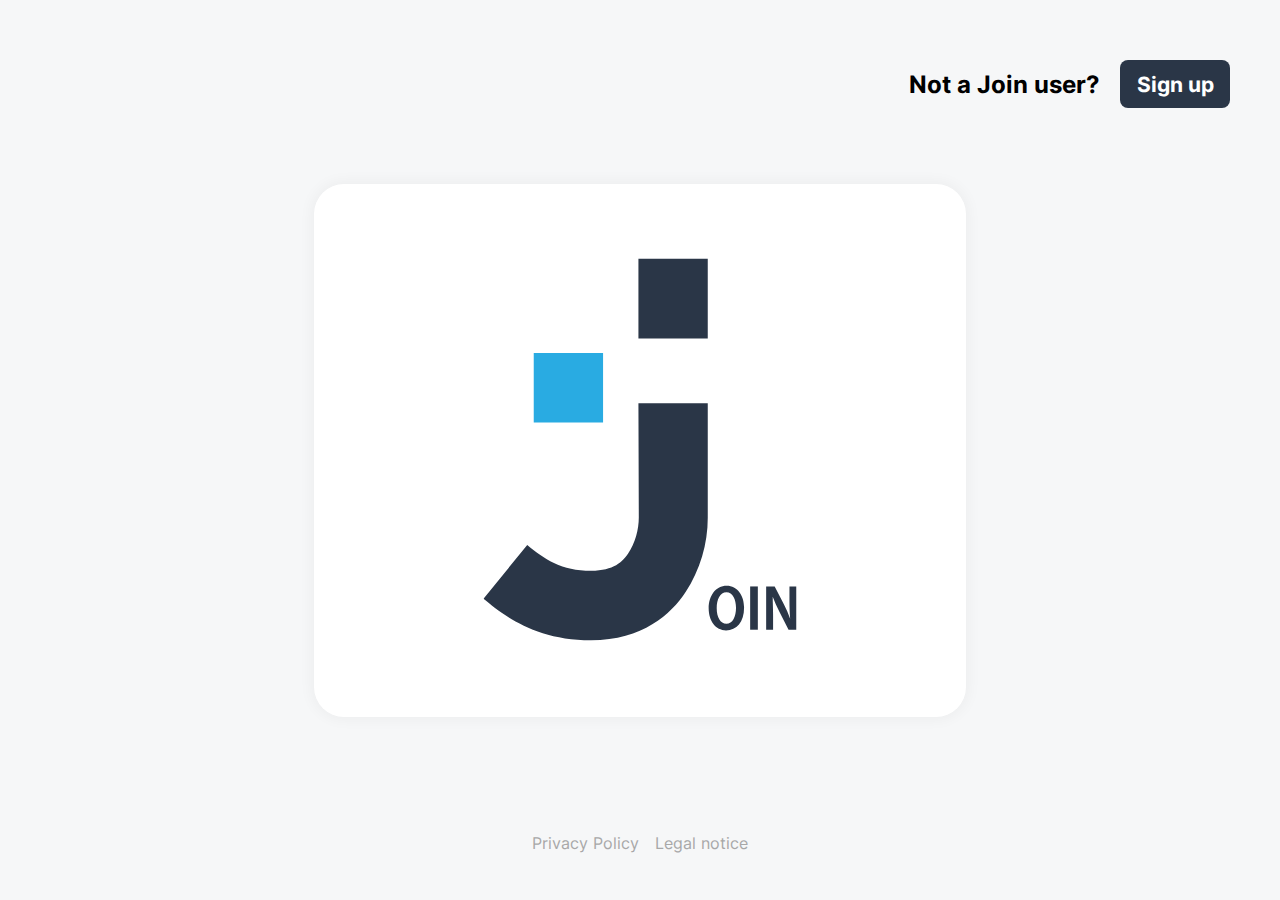
<file: index.html>
<!DOCTYPE html>
<html lang="en">

<head>
  <meta charset="UTF-8">
  <meta name="viewport" content="width=device-width, initial-scale=1.0">
  <title>Join</title>
  <link rel="icon" type="image/svg" href="./assets/img/LogoFavicon.svg">

  <script src="./js/storage.js"></script>
  <script src="html.js"></script>
  <script src="script.js"></script>


  <link rel="stylesheet" href="style.css" />
  <link rel="stylesheet" href="./css/mobile_index.css">
  <link rel="stylesheet" href="./fonts.css" />

</head>

<body onload="init()">
  <div class="mobile-start-screen">
    <svg class="mobile-logo" xmlns="http://www.w3.org/2000/svg" width="101" height="122" viewBox="0 0 101 122"
      fill="none">
      <path d="M71.6725 0H49.5146V25.4923H71.6725V0Z" fill="white" />
      <path
        d="M49.5142 46.2251H71.6721V82.1779C71.7733 90.8292 69.3112 99.3153 64.5986 106.557C59.9455 113.594 50.963 121.966 34.3446 121.966C16.2434 121.966 5.69286 113.406 0 108.715L13.9765 91.4743C19.533 96.0112 24.885 99.7435 34.4299 99.7435C41.6567 99.7435 44.5372 96.7988 46.2247 94.2307C48.5186 90.6637 49.7052 86.4923 49.6335 82.2464L49.5142 46.2251Z"
        fill="white" />
      <path d="M38.2135 30.1318H16.0557V52.3884H38.2135V30.1318Z" fill="#29ABE2" />
      <path
        d="M83.2795 111.522C83.2795 116.265 80.8762 118.815 77.5184 118.815C74.1607 118.815 71.9619 115.785 71.9619 111.762C71.9619 107.739 74.2288 104.554 77.7059 104.554C81.183 104.554 83.2795 107.687 83.2795 111.522ZM74.5356 111.711C74.5356 114.57 75.6776 116.675 77.6377 116.675C79.5978 116.675 80.7057 114.45 80.7057 111.539C80.7057 108.988 79.6831 106.592 77.6377 106.592C75.5924 106.592 74.5356 108.903 74.5356 111.711Z"
        fill="white" />
      <path d="M87.6771 104.76V118.593H85.2227V104.76H87.6771Z" fill="white" />
      <path
        d="M90.3359 118.593V104.76H93.0631L95.9947 110.461C96.7494 111.952 97.4209 113.483 98.006 115.049C97.8526 113.337 97.7844 111.368 97.7844 109.177V104.76H100.034V118.593H97.4946L94.5289 112.772C93.7437 111.243 93.0438 109.671 92.4324 108.064C92.4324 109.776 92.5517 111.711 92.5517 114.09V118.576L90.3359 118.593Z"
        fill="white" />
    </svg>
  </div>
  <div class="main-container-index">

    <svg class="main-logo" width="274" height="335" viewBox="0 0 274 335" fill="none"
      xmlns="http://www.w3.org/2000/svg">
      <path d="M196.314 0H135.623V69.8251H196.314V0Z" fill="#2A3647" />
      <path
        d="M135.623 126.614H196.315V225.091C196.592 248.787 189.848 272.031 176.94 291.868C164.195 311.141 139.591 334.072 94.0723 334.072C44.4917 334.072 15.5931 310.626 0 297.777L38.2825 250.554C53.5021 262.981 68.1615 273.204 94.3057 273.204C114.101 273.204 121.99 265.138 126.612 258.104C132.896 248.334 136.146 236.908 135.95 225.279L135.623 126.614Z"
        fill="#2A3647" />
      <path d="M104.67 82.5332H43.9781V143.495H104.67V82.5332Z" fill="#29ABE2" />
      <path
        d="M228.108 305.467C228.108 318.456 221.525 325.444 212.328 325.444C203.131 325.444 197.108 317.143 197.108 306.123C197.108 295.103 203.318 286.381 212.842 286.381C222.366 286.381 228.108 294.962 228.108 305.467ZM204.158 305.983C204.158 313.814 207.286 319.582 212.655 319.582C218.024 319.582 221.058 313.486 221.058 305.514C221.058 298.526 218.257 291.961 212.655 291.961C207.053 291.961 204.158 298.292 204.158 305.983Z"
        fill="#2A3647" />
      <path d="M240.153 286.944V324.834H233.43V286.944H240.153Z" fill="#2A3647" />
      <path
        d="M247.436 324.834V286.944H254.905L262.935 302.56C265.002 306.643 266.842 310.838 268.444 315.127C268.024 310.438 267.837 305.045 267.837 299.042V286.944H274V324.834H267.044L258.92 308.89C256.77 304.702 254.853 300.397 253.178 295.994C253.178 300.684 253.505 305.983 253.505 312.501V324.787L247.436 324.834Z"
        fill="#2A3647" />
    </svg>

    <div class="sing-up-header">
      <h2>Not a Join user?</h2>
      <button class="btn-log-in" onclick="renderSignUp()">Sign up</button>
    </div>

    <div id="log_container" class="log-container">

    </div>
    <div id="sing_up_mobile" class="sing-up-header-mobile">
      <h2>Not a Join user?</h2>
      <button class="btn-log-in btn-log-mobile" onclick="renderSignUp()">Sign up</button>
    </div>
  </div>
  </div>

  <div class="footer-text-container">
    <a class="footer-text" href="privacy_policy_without_log_in.html" target="_blank">Privacy Policy</a>
    <a class="footer-text" href="legal_notice_without_log_in.html" target="_blank">Legal notice</a>
  </div>

</body>

</html>
</file>
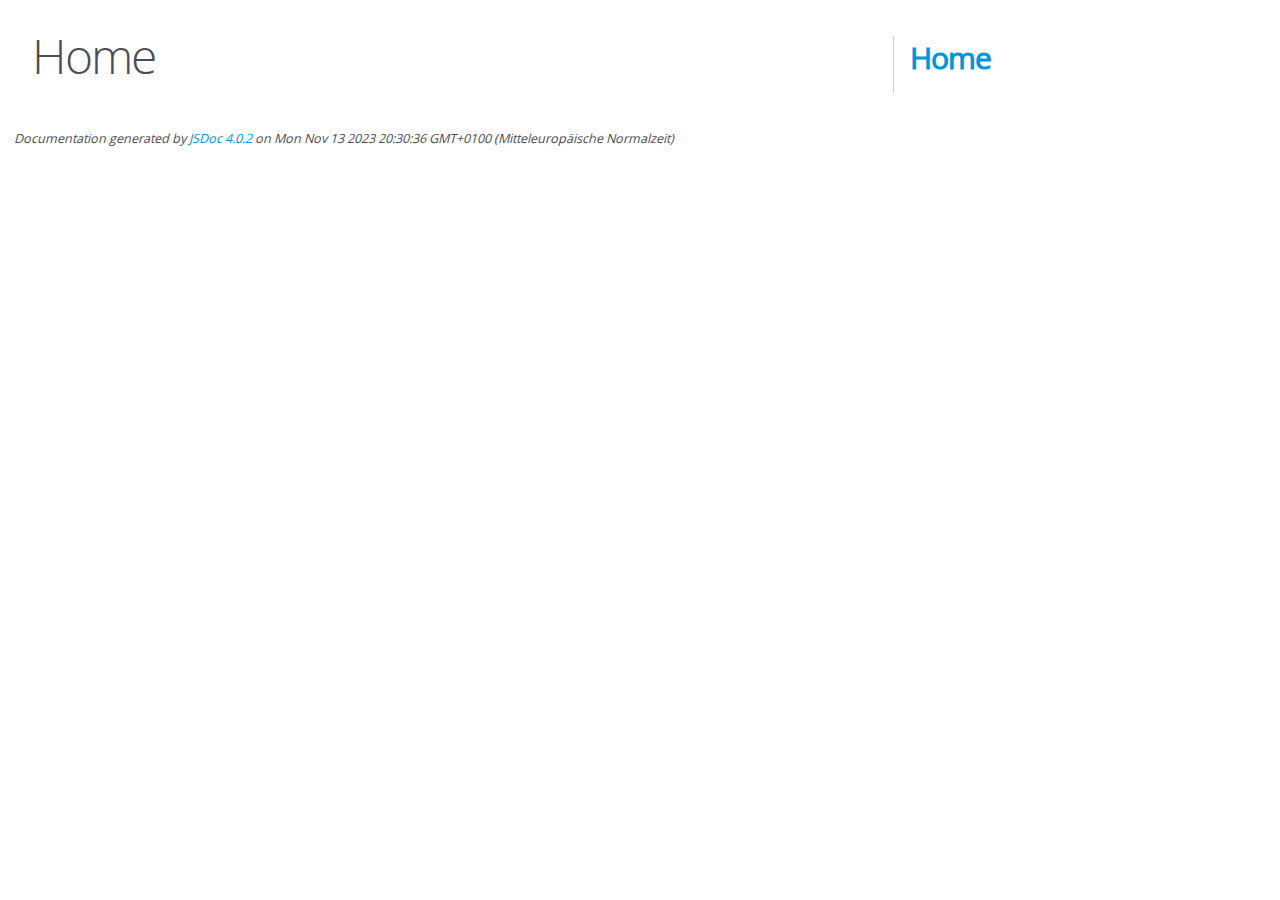
<file: out/index.html>
<!DOCTYPE html>
<html lang="en">
<head>
    <meta charset="utf-8">
    <title>JSDoc: Home</title>

    <script src="scripts/prettify/prettify.js"> </script>
    <script src="scripts/prettify/lang-css.js"> </script>
    <!--[if lt IE 9]>
      <script src="//html5shiv.googlecode.com/svn/trunk/html5.js"></script>
    <![endif]-->
    <link type="text/css" rel="stylesheet" href="styles/prettify-tomorrow.css">
    <link type="text/css" rel="stylesheet" href="styles/jsdoc-default.css">
</head>

<body>

<div id="main">

    <h1 class="page-title">Home</h1>

    



    


    <h3> </h3>










    









</div>

<nav>
    <h2><a href="index.html">Home</a></h2>
</nav>

<br class="clear">

<footer>
    Documentation generated by <a href="https://github.com/jsdoc/jsdoc">JSDoc 4.0.2</a> on Mon Nov 13 2023 20:30:36 GMT+0100 (Mitteleuropäische Normalzeit)
</footer>

<script> prettyPrint(); </script>
<script src="scripts/linenumber.js"> </script>
</body>
</html>
</file>
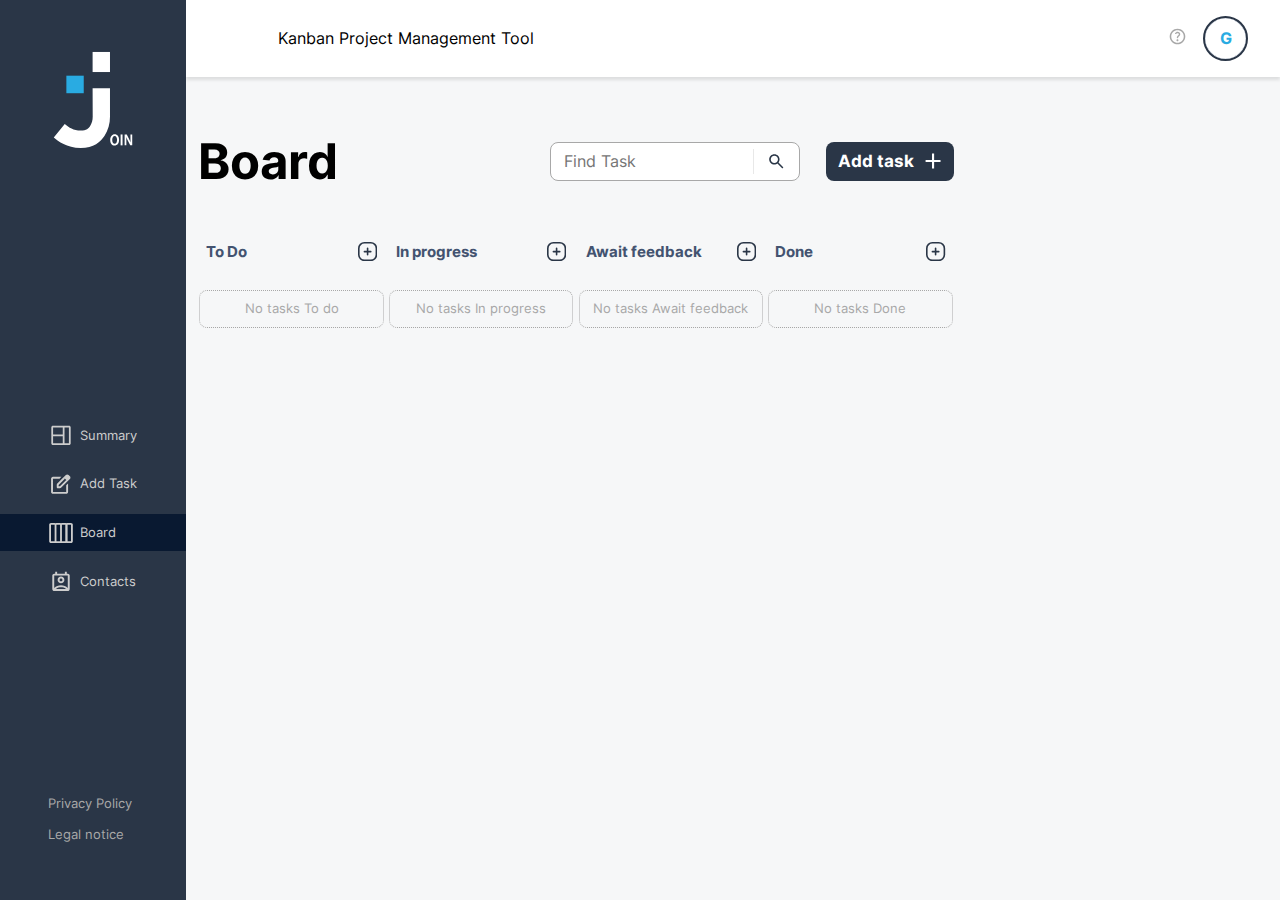
<file: board.html>
<!DOCTYPE html>
<html lang="en">
	<head>
		<meta charset="UTF-8" />
		<meta name="viewport" content="width=device-width, initial-scale=1.0" />
		<title>Join</title>
		<link rel="icon" type="image/svg" href="./assets/img/LogoFavicon.svg" />
		<link rel="stylesheet" href="./css/sidebar-header_template.css" />
		<link rel="stylesheet" href="./css/board.css" />
		<link rel="stylesheet" href="./css/slider.css" />
		<link rel="stylesheet" href="./css/mobile-header-footer.css" />
		<link rel="stylesheet" href="./css/add-task-slider.css" />
		<link rel="stylesheet" href="./css/edit-board-slider.css" />
		<link rel="stylesheet" href="./fonts.css" />
		<link rel="stylesheet" href="style.css" />
		<link rel="stylesheet" href="./css/mobile_board.css" />
		<script src="./js/storage.js"></script>
		<script src="./script.js"></script>
		<script src="./js/render-board.js"></script>
		<script src="./js/render-add-task-slider.js"></script>
		<script src="./js/task-move-to.js"></script>
		<script src="./js/board.js"></script>
		<script src="./js/sidebar-header.js"></script>
		<script src="./js/add-task-slider.js"></script>
		<script src="./js/task-open.js"></script>
		<script src="./js/task-edit.js"></script>
		<script src="./js/slider.js"></script>
	</head>

	<body class="mobile-body" onload="includeHTML(); initBoard();">
		<div class="w3include-container">
			<!-- sidebar template -->
			<div w3-include-html="assets/templates/sidebar_template.html"></div>

			<main id="main_container_board" class="main-container-board">
				<!-- header template -->
				<div w3-include-html="assets/templates/header_template.html" class="w3-header"></div>
				<!-- board container -->
				<div class="board-container">
					<!-- board Header -->
					<div class="board-head">
						<h1>Board</h1>
						<div id="search_on_task_container">
							<div id="input_section">
								<input id="find_task" type="text" placeholder="Find Task" onkeyup="searchTask(); setTimeout(closeFilter(),1000)" />
								<div class="task-search-field">
									<div class="seperator"></div>
									<div class="search-button" onclick="searchTask()">
										<svg width="1.8rem" height="1.8rem" viewBox="0 0 18 18" fill="none" xmlns="http://www.w3.org/2000/svg">
											<path
												d="M6.71181 13.2137C4.89463 13.2137 3.35669 12.5843 2.098 11.3256C0.839307 10.0669 0.209961 8.52899 0.209961 6.71181C0.209961 4.89463 0.839307 3.35669 2.098 2.098C3.35669 0.839307 4.89463 0.209961 6.71181 0.209961C8.52899 0.209961 10.0669 0.839307 11.3256 2.098C12.5843 3.35669 13.2137 4.89463 13.2137 6.71181C13.2137 7.44535 13.097 8.13721 12.8636 8.7874C12.6302 9.43758 12.3134 10.0127 11.9133 10.5129L17.5149 16.1145C17.6983 16.2979 17.79 16.5313 17.79 16.8147C17.79 17.0981 17.6983 17.3315 17.5149 17.5149C17.3315 17.6983 17.0981 17.79 16.8147 17.79C16.5313 17.79 16.2979 17.6983 16.1145 17.5149L10.5129 11.9133C10.0127 12.3134 9.43758 12.6302 8.7874 12.8636C8.13721 13.097 7.44535 13.2137 6.71181 13.2137ZM6.71181 11.2131C7.96217 11.2131 9.02497 10.7755 9.90022 9.90022C10.7755 9.02497 11.2131 7.96217 11.2131 6.71181C11.2131 5.46145 10.7755 4.39865 9.90022 3.5234C9.02497 2.64815 7.96217 2.21053 6.71181 2.21053C5.46145 2.21053 4.39865 2.64815 3.5234 3.5234C2.64815 4.39865 2.21053 5.46145 2.21053 6.71181C2.21053 7.96217 2.64815 9.02497 3.5234 9.90022C4.39865 10.7755 5.46145 11.2131 6.71181 11.2131Z"
												fill="#2A3647"
											></path>
										</svg>
									</div>
								</div>
							</div>
							<div id="no_task_found">No tasks found!</div>
						</div>
						<div id="add_task_button" onclick="loadAddTaskSlider('to-do')">
							<div>
								<span class="mobile-d-none">Add task</span>
								<svg width="2.0rem" height="2.0rem" viewBox="0 0 20 20" fill="none" xmlns="http://www.w3.org/2000/svg">
									<path
										d="M8.73438 11.3327H0.734375V8.66602H8.73438V0.666016H11.401V8.66602H19.401V11.3327H11.401V19.3327H8.73438V11.3327Z"
										fill="white"
									></path>
								</svg>
							</div>
						</div>
					</div>

					<!-- Board Content Colums-->
					<div id="board_content">
						<div id="board_todo_section" class="column-section">
							<!-- Tasks Column Header -->
							<div id="board_todo_section_head" class="column-title-area">
								<h3>To Do</h3>
								<svg
									onclick="loadAddTaskSlider('to-do')"
									width="2.4rem"
									height="2.4rem"
									viewBox="0 0 24 24"
									fill="none"
									xmlns="http://www.w3.org/2000/svg"
									onclick="addTaskSlider('to-do'); handleInputFocus();"
								>
									<path d="M12 8V16" stroke="#2A3647" stroke-width="2" stroke-linecap="round"></path>
									<path d="M16 12.0754L8 12.0754" stroke="#2A3647" stroke-width="2" stroke-linecap="round"></path>
									<rect x="1" y="1" width="22" height="22" rx="7" stroke="#2A3647" stroke-width="2"></rect>
								</svg>
							</div>

							<!-- To Do Task Drop Zone-->
							<div
								id="to-do"
								class="column-drop-zone"
								ondrop="moveTo('to-do'); removeHighlight('to-do')"
								ondragover="allowDrop(event), highlight('to-do')"
								ondragleave="removeHighlight('to-do')"
								style="padding: 0px; height: 100%"
							>
								<!-- Task Card -->
							</div>
						</div>

						<div id="board_in_progress_section" class="column-section">
							<!-- Tasks Column Header -->
							<div id="board_in_porogress_section_head" class="column-title-area">
								<h3>In progress</h3>
								<svg
									onclick="loadAddTaskSlider('in-progress')"
									width="2.4rem"
									height="2.4rem"
									viewBox="0 0 24 24"
									fill="none"
									xmlns="http://www.w3.org/2000/svg"
									onclick="addTaskSlider('in-progress'); handleInputFocus();"
								>
									<path d="M12 8V16" stroke="#2A3647" stroke-width="2" stroke-linecap="round"></path>
									<path d="M16 12.0754L8 12.0754" stroke="#2A3647" stroke-width="2" stroke-linecap="round"></path>
									<rect x="1" y="1" width="22" height="22" rx="7" stroke="#2A3647" stroke-width="2"></rect>
								</svg>
							</div>
							<!-- In Progress Task Drop Zone-->
							<div
								id="in-progress"
								class="column-drop-zone"
								ondrop="moveTo('in-progress'); removeHighlight('in-progress')"
								ondragover="allowDrop(event), highlight('in-progress')"
								ondragleave="removeHighlight('in-progress')"
								style="padding: 0px; height: 100%"
							>
								<!-- Task Card -->
							</div>
						</div>

						<div id="board_await_feedback_section" class="column-section">
							<!-- Tasks Column Header -->
							<div id="board_await_feedback_section_head" class="column-title-area">
								<h3>Await feedback</h3>
								<svg
									onclick="loadAddTaskSlider('await-feedback')"
									width="2.4rem"
									height="2.4rem"
									viewBox="0 0 24 24"
									fill="none"
									xmlns="http://www.w3.org/2000/svg"
									onclick="addTaskSlider('await-feedback'); handleInputFocus();"
								>
									<path d="M12 8V16" stroke="#2A3647" stroke-width="2" stroke-linecap="round"></path>
									<path d="M16 12.0754L8 12.0754" stroke="#2A3647" stroke-width="2" stroke-linecap="round"></path>
									<rect x="1" y="1" width="22" height="22" rx="7" stroke="#2A3647" stroke-width="2"></rect>
								</svg>
							</div>
							<!-- Await Feedback Task Drop Zone-->
							<div
								id="await-feedback"
								class="column-drop-zone"
								ondrop="moveTo('await-feedback'); removeHighlight('await-feedback')"
								ondragover="allowDrop(event), highlight('await-feedback')"
								ondragleave="removeHighlight('await-feedback')"
								style="padding: 0px; height: 100%"
							>
								<!-- Task Card -->
							</div>
						</div>

						<div id="board_done_section" class="column-section">
							<!-- Tasks Column Header -->
							<div class="column-title-area">
								<h3 id="board_done_section_head">Done</h3>
								<svg
									onclick="loadAddTaskSlider('done')"
									width="2.4rem"
									height="2.4rem"
									viewBox="0 0 24 24"
									fill="none"
									xmlns="http://www.w3.org/2000/svg"
									onclick="addTaskSlider('done'); handleInputFocus();"
								>
									<path d="M12 8V16" stroke="#2A3647" stroke-width="2" stroke-linecap="round"></path>
									<path d="M16 12.0754L8 12.0754" stroke="#2A3647" stroke-width="2" stroke-linecap="round"></path>
									<rect x="1" y="1" width="22" height="22" rx="7" stroke="#2A3647" stroke-width="2"></rect>
								</svg>
							</div>
							<!-- Done Task Drop Zone-->
							<div
								id="done"
								class="column-drop-zone"
								ondrop="moveTo('done'); removeHighlight('done')"
								ondragover="allowDrop(event), highlight('done')"
								ondragleave="removeHighlight('done')"
								style="padding: 0px; height: 100%"
							>
								<!-- Task Card -->
							</div>
						</div>
					</div>

					<!-- Task Open Content Slider-->
					<div
						id="task_overlay_bg"
						class="slider-center d-none"
						onclick="hideTaskOpen('task_open_overlay_frame'); closeContactOverlay('et_contact_overlay', 'et_selected_contacts')"
					></div>

					<!-- Task Added to Board -->
					<div id="task_added_to_board" class="slider-center d-none">
						<div class="task-added-on-board">
							<div>Task added to board</div>
							<svg xmlns="http://www.w3.org/2000/svg" width="31" height="26" viewBox="0 0 31 26" fill="none">
								<path
									d="M23.4544 2.77273L23.4545 23.2271C23.4538 23.8296 23.2142 24.4074 22.7881 24.8334C22.362 25.2595 21.7843 25.4992 21.1817 25.4998L16.6363 25.4998C16.0338 25.4992 15.456 25.2595 15.03 24.8334C14.6039 24.4074 14.3642 23.8296 14.3636 23.2271L14.3636 2.77273C14.3642 2.17015 14.6039 1.59243 15.03 1.16635C15.456 0.740262 16.0338 0.500623 16.6363 0.50002L21.1817 0.50002C21.7843 0.500623 22.362 0.740262 22.7881 1.16635C23.2142 1.59243 23.4538 2.17015 23.4544 2.77273ZM16.6363 23.2271L21.1817 23.2271L21.1817 2.77273L16.6363 2.77273L16.6363 23.2271ZM16.6363 2.77273L16.6363 23.2271C16.6357 23.8296 16.3961 24.4073 15.97 24.8334C15.5439 25.2595 14.9662 25.4991 14.3636 25.4997L9.81823 25.4997C9.21566 25.4991 8.63794 25.2595 8.21185 24.8334C7.78577 24.4073 7.54613 23.8296 7.54553 23.227L7.54553 2.7727C7.54613 2.17013 7.78577 1.59241 8.21185 1.16632C8.63793 0.740238 9.21566 0.500602 9.81823 0.5L14.3636 0.499999C14.9662 0.500602 15.5439 0.740238 15.97 1.16632C16.3961 1.59241 16.6357 2.17015 16.6363 2.77273ZM9.81823 23.227L14.3636 23.2271L14.3636 2.77273L9.81823 2.7727L9.81823 23.227ZM9.81823 2.7727L9.81823 23.227C9.81763 23.8296 9.57799 24.4073 9.15191 24.8334C8.72582 25.2595 8.1481 25.4991 7.54553 25.4997L3.00012 25.4997C2.39755 25.4991 1.81983 25.2595 1.39374 24.8334C0.967657 24.4073 0.728019 23.8296 0.727417 23.227L0.727416 2.7727C0.728018 2.17013 0.967656 1.59241 1.39374 1.16632C1.81982 0.740238 2.39755 0.500603 3.00012 0.5L7.54553 0.5C8.1481 0.500602 8.72582 0.740238 9.1519 1.16632C9.57799 1.59241 9.81763 2.17013 9.81823 2.7727ZM3.00012 23.227L7.54553 23.227L7.54553 2.7727L3.00012 2.7727L3.00012 23.227Z"
									fill="white"
								/>
								<path
									d="M30.2726 2.77298L30.2726 23.2273C30.272 23.8299 30.0323 24.4076 29.6062 24.8337C29.1802 25.2598 28.6024 25.4994 27.9999 25.5L23.4545 25.5C22.8519 25.4994 22.2742 25.2598 21.8481 24.8337C21.422 24.4076 21.1824 23.8296 21.1817 23.2271L21.1817 2.77273C21.1823 2.17015 21.422 1.59268 21.8481 1.1666C22.2742 0.740514 22.8519 0.500876 23.4544 0.500274L27.9999 0.500273C28.6024 0.500876 29.1801 0.740514 29.6062 1.1666C30.0323 1.59268 30.272 2.1704 30.2726 2.77298ZM23.4545 23.2271L27.9999 23.2273L27.9999 2.77298L23.4544 2.77273L23.4545 23.2271Z"
									fill="white"
								/>
							</svg>
						</div>
					</div>
				</div>
				<div w3-include-html="assets/templates/mobile_sidebar_template.html"></div>
			</main>
		</div>
	</body>
</html>
</file>
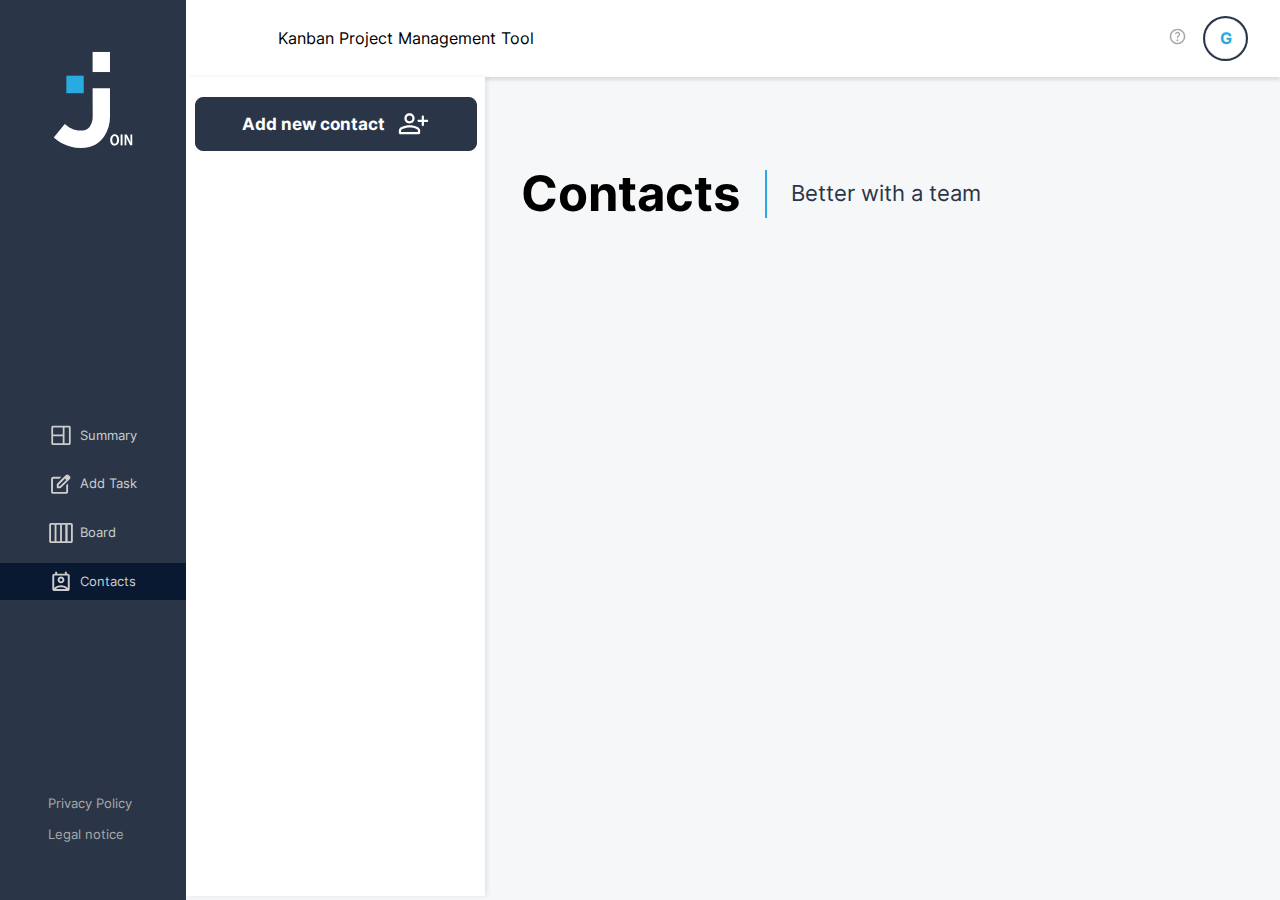
<file: contacts.html>
<!DOCTYPE html>
<html lang="en">

<head>
  <meta charset="UTF-8" />
  <meta name="viewport" content="width=device-width, initial-scale=1.0" />
  <title>Join</title>

    <link rel="icon" type="image/svg" href="./assets/img/LogoFavicon.svg"/>    

    <link rel="stylesheet" href="style.css"/>
    <link rel="stylesheet" href="./fonts.css"/>
    <link rel="stylesheet" href="./css/add_task.css"/>
    <link rel="stylesheet" href="./css/sidebar-header_template.css"/>
    <link rel="stylesheet" href="./css/mobile-header-footer.css"/>
    <link rel="stylesheet" href="./css/contacts.css"/>
    <link rel="stylesheet" href="./css/contacts-overlay.css"/>
    <link rel="stylesheet" href="./css/contacts-mobile.css"/>

    <script src="./js/storage.js"></script>
    <script src="./script.js"></script>
    <script src="./js/sidebar-header.js"></script>
    <script src="./js/add_task.js"></script>
    <script src="html.js"></script>
    <script src="./js/contacts.js"></script>
    <script src="./js/contacts_generate_html.js"></script>
    <script src="./js/contacts_overlay_and_mobile.js"></script>
    <script src="./js/board.js"></script>
    <script src="./js/render-board.js"></script>
  </head>

  <body onload="includeHTML(), initContacts()">
    <div class="w3include-container">
      <div w3-include-html="assets/templates/sidebar_template.html"></div>
      <main>
        <div class="resp-position-fixed" w3-include-html="assets/templates/header_template.html"></div>
        <div class="contacts-main">
          <div id="add_new_contact_main" class="add-new-contact-main">
            <div class="contact-list">
              <div class="primary-contact" onclick="showOverlay()">Add new contact <img src="./assets/img/primary-contact-icon.svg"/>
              </div>              
              <div id="contact_container"></div>
            </div>            
          </div>
          

          <div id="contacts_container_right" class="contacts-container-right show-responsive-details">
            <div class="contacts-better-container">
              <div id="resp_arrow_back" class="resp-arrow-back d-none" onclick="closeResponsiveDetails()">
                <img class="responsive-arrow-back" src="./assets/img/arrow-left-line.svg"></div>
              <div class="contacts-letter">Contacts</div>
              <div class="vector-line"></div>
              <div class="better-team">Better with a team</div>
              <div class="horizontal-vector-line d-none"></div>

            </div>

            <div id="show_contact_details" class="show-contact-details d-none" onclick="showContactDetails()">
            </div>
            <div id="contact_succesfully_created" class="contact-succesfully-created">Contact succesfully created</div>
          </div>
        </div>    

        <form>
          <div id="add_new_contact" class="overlay-add-contact d-none">
            <div class="overlay-container-left"><img class="add-contact-overlay-icon" src="./assets/img/join-overlay-icon-white.svg"/>
              <div class="overlay-letter-add-contact">Add contact
                <div class="overlay-letters-better">Tasks are better with a team!
                </div>
                <div class="overlay-vectorline-horizontal"></div>
              </div>
            </div>

            <div class="overlay-container-right">
              <div class="overlay-close" id="cancel_overlay" onclick="cancelOverlay()">
                <img class="oyerlay-close-img" id="overlay_close_img" src="./assets/img/cancel.svg" />                  
              </div>
              <div class="overlay-add-contact-container">
                <div class="overlay-input-data"><input type="text" id="contact_Name" required placeholder="Name"/>
                  <img class="overlay-contact-icons" src="./assets/img/overlay-person.svg"/>
                </div>
                <div class="overlay-input-data"><input type="email" id="contact_Email" required placeholder="Email"/>
                  <img class="overlay-contact-icons" src="./assets/img/overlay-mail.svg"/>
                </div>
                <div class="overlay-input-data"><input type="tel" id="contact_Phone" required placeholder="Phone" pattern="[0-9]*" inputmode="numeric"/>
                  <img class="overlay-contact-icons" src="./assets/img/overlay-call.svg"/>
                </div>
              </div>
              <div class="cancel-and-create-container">
                <div id="overlay_cancel_button" class="overlay-cancel-button" onclick="cancelOverlay()">Cancel
                  <svg xmlns="http://www.w3.org/2000/svg" width="24" height="25" viewBox="0 0 24 25" fill="none">
                    <mask id="mask0_71720_5473" style="mask-type: alpha" maskUnits="userSpaceOnUse" x="0" y="0" width="24" height="25">
                      <rect y="0.96582" width="24" height="24" fill="#D9D9D9"/>
                    </mask>
                    <g mask="url(#mask0_71720_5473)">
                      <path d="M11.9998 14.3659L7.0998 19.2659C6.91647 19.4492 6.68314 19.5409 6.3998 19.5409C6.11647 19.5409 5.88314 19.4492 5.6998 19.2659C5.51647 19.0825 5.4248 18.8492 5.4248 18.5659C5.4248 18.2825 5.51647 18.0492 5.6998 17.8659L10.5998 12.9659L5.6998 8.06587C5.51647 7.88254 5.4248 7.6492 5.4248 7.36587C5.4248 7.08254 5.51647 6.8492 5.6998 6.66587C5.88314 6.48254 6.11647 6.39087 6.3998 6.39087C6.68314 6.39087 6.91647 6.48254 7.0998 6.66587L11.9998 11.5659L16.8998 6.66587C17.0831 6.48254 17.3165 6.39087 17.5998 6.39087C17.8831 6.39087 18.1165 6.48254 18.2998 6.66587C18.4831 6.8492 18.5748 7.08254 18.5748 7.36587C18.5748 7.6492 18.4831 7.88254 18.2998 8.06587L13.3998 12.9659L18.2998 17.8659C18.4831 18.0492 18.5748 18.2825 18.5748 18.5659C18.5748 18.8492 18.4831 19.0825 18.2998 19.2659C18.1165 19.4492 17.8831 19.5409 17.5998 19.5409C17.3165 19.5409 17.0831 19.4492 16.8998 19.2659L11.9998 14.3659Z"
                        fill="#2A3647"/>
                    </g>
                  </svg>
                </div>

                <button id="overlay_create_contact_button" class="overlay-create-contact-button" onclick="addNewContact(event)">Create contact

                  <img src="./assets/img/overlay-ok.svg" />
                </button>
              </div>
              <div id="overlay_contact_circle" class="overlay-contact-circle">
                <img id="contact_gray" class="contact-gray" src="./assets/img/contacts-circle-grey.svg"/>
                <img id="contact_person_white" class="contact-person-white" src="./assets/img/person-white.svg"/>

              </div>
            </div>
          </div>

        </form>

        <div id="handle_resp_contact_container" class="handle-resp-contact-container">            
            <img id="handle_resp_contact_icon" class="resp-contact-icon" src="./assets/img/primary-contact-icon.svg" onclick="showOverlay()"/>          
        </div>       


        </div>
      </div>

      <div class="resp-footer" w3-include-html="assets/templates/mobile_sidebar_template.html">
      </div>
    </main>
  </div>
</body>

</html>
</file>
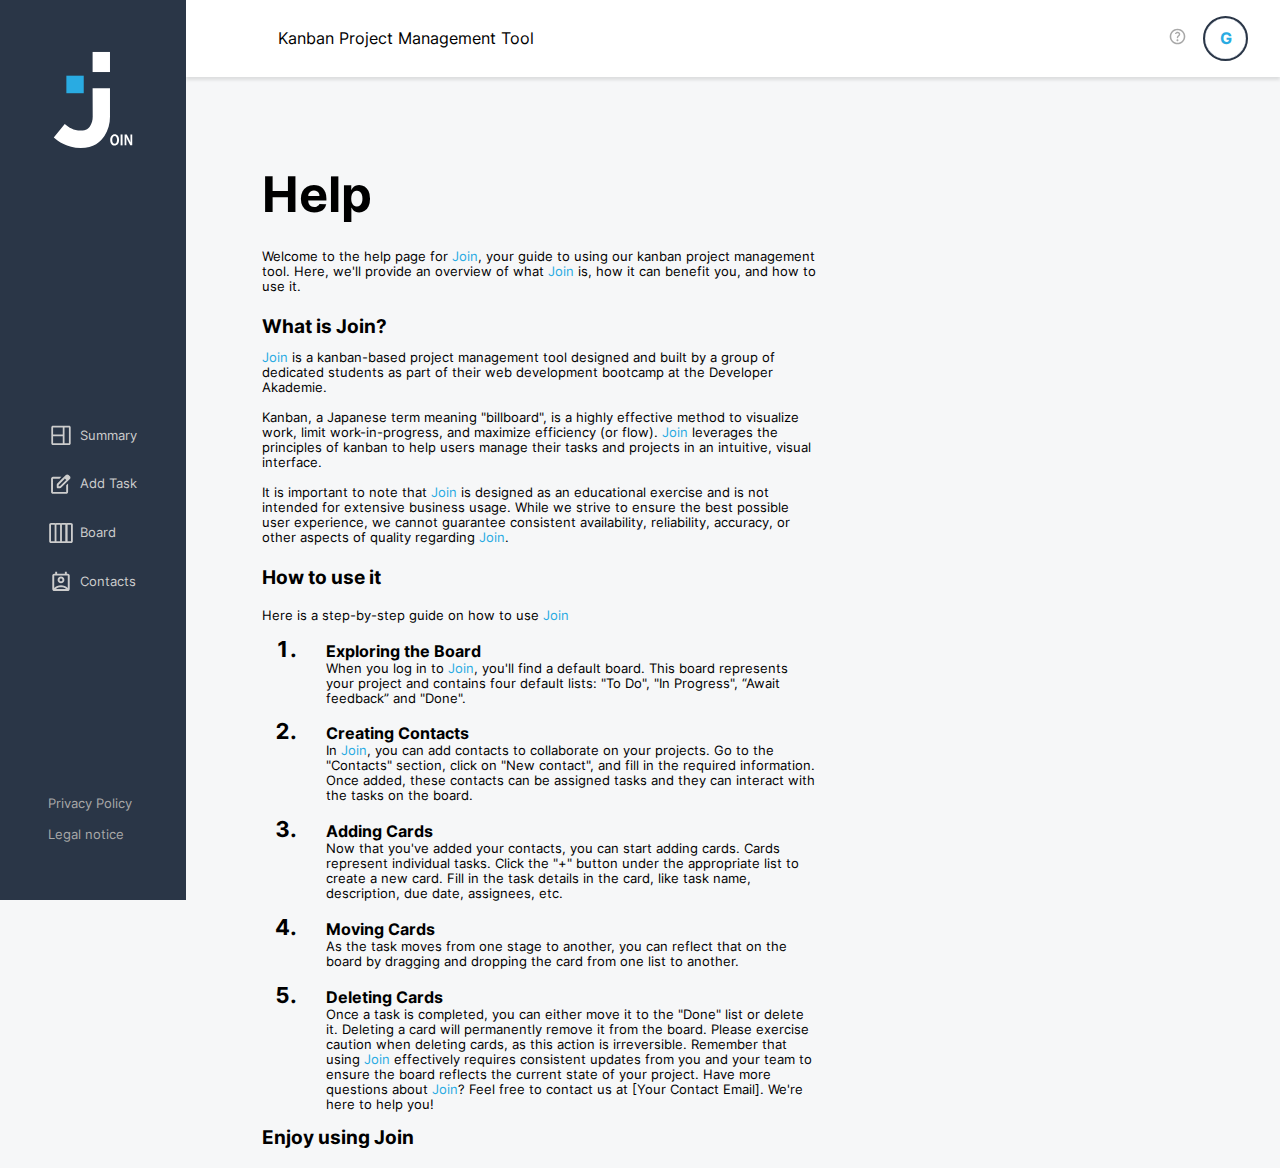
<file: help.html>
<!DOCTYPE html>
<html lang="en">

<head>
	<meta charset="UTF-8" />
	<meta name="viewport" content="width=device-width, initial-scale=1.0" />
	<title>Join</title>
	<link rel="icon" type="image/svg" href="./assets/img/LogoFavicon.svg">
	<link rel="stylesheet" href="./css/sidebar-header_template.css" />
	<link rel="stylesheet" href="./css/mobile-header-footer.css">
	<link rel="stylesheet" href="./fonts.css" />
	<link rel="stylesheet" href="style.css">
	<link rel="stylesheet" href="./css/help.css">
	<script src="./js/sidebar-header.js"></script>
	<script src="script.js"></script>

</head>

<body onload="includeHTML()">
	<div class="w3include-container">
		<div w3-include-html="assets/templates/sidebar_template.html"></div>
		<main class="main-content-help">
			<div w3-include-html="assets/templates/header_template.html" class="w3-header"></div>

			<div class="help-content">

				<div class="help-header1">
					<h1>Help</h1>

				</div>
				<p class="pb-24">Welcome to the help page for <span>Join</span>, your guide to using our kanban project
					management
					tool. Here,
					we'll provide an overview of what <span>Join</span> is, how it can benefit you, and how to use it.
				</p>
				<H2 class="pb-16">What is Join?</H2>
				<p class="pb-24"><span>Join</span> is a kanban-based project management tool designed and built by a
					group of
					dedicated students as
					part of their web development bootcamp at the Developer Akademie.
					<br>
					<br>
					Kanban, a Japanese term meaning "billboard", is a highly effective method to visualize work, limit
					work-in-progress, and maximize efficiency (or flow). <span>Join</span> leverages the principles of
					kanban to help
					users manage their tasks and projects in an intuitive, visual interface.
					<br>
					<br>
					It is important to note that <span>Join</span> is designed as an educational exercise and is not
					intended for
					extensive business usage. While we strive to ensure the best possible user experience, we cannot
					guarantee consistent availability, reliability, accuracy, or other aspects of quality regarding
					<span>Join</span>.
				</p>
				<H2 class="pb-24">How to use it</H2>
				<p class="pb-16">Here is a step-by-step guide on how to use <span>Join</span></p>
				<ol>
					<li>
						<div>Exploring the Board</div>

						<p class="pb-16">When you log in to <span>Join</span>, you'll find a default board. This board
							represents
							your project and
							contains four default lists: "To Do", "In Progress", “Await feedback” and "Done".</p>
					</li>
					<li>
						<div>Creating Contacts</div>

						<p class="pb-16">In <span>Join</span>, you can add contacts to collaborate on your projects. Go
							to the
							"Contacts" section,
							click on "New contact", and fill in the required information. Once added, these contacts can
							be assigned tasks and they can interact with the tasks on the board.</p>
					</li>
					<li>
						<div>Adding Cards</div>

						<p class="pb-16">Now that you've added your contacts, you can start adding cards. Cards
							represent individual
							tasks. Click the "+" button under the appropriate list to create a new card. Fill in the
							task details in the card, like task name, description, due date, assignees, etc.</p>
					</li>
					<li>
						<div>Moving Cards</div>

						<p class="pb-16">As the task moves from one stage to another, you can reflect that on the board
							by dragging
							and dropping the card from one list to another.</p>
					</li>
					<li>
						<div>Deleting Cards</div>

						<p class="pb-16">Once a task is completed, you can either move it to the "Done" list or delete
							it. Deleting a
							card will permanently remove it from the board. Please exercise caution when deleting cards,
							as
							this action is irreversible.
							Remember that using <span>Join</span> effectively requires consistent updates from you and
							your team to
							ensure the board reflects the current state of your project. Have more questions about
							<span>Join</span>?
							Feel free to contact us at [Your Contact Email]. We're here
							to help you!
						</p>
					</li>
				</ol>
				<h2 class="pb-24">Enjoy using Join</h2>

			</div>
			<div w3-include-html="assets/templates/mobile_sidebar_template.html"></div>
		</main>
	</div>
</body>

</html>
</file>
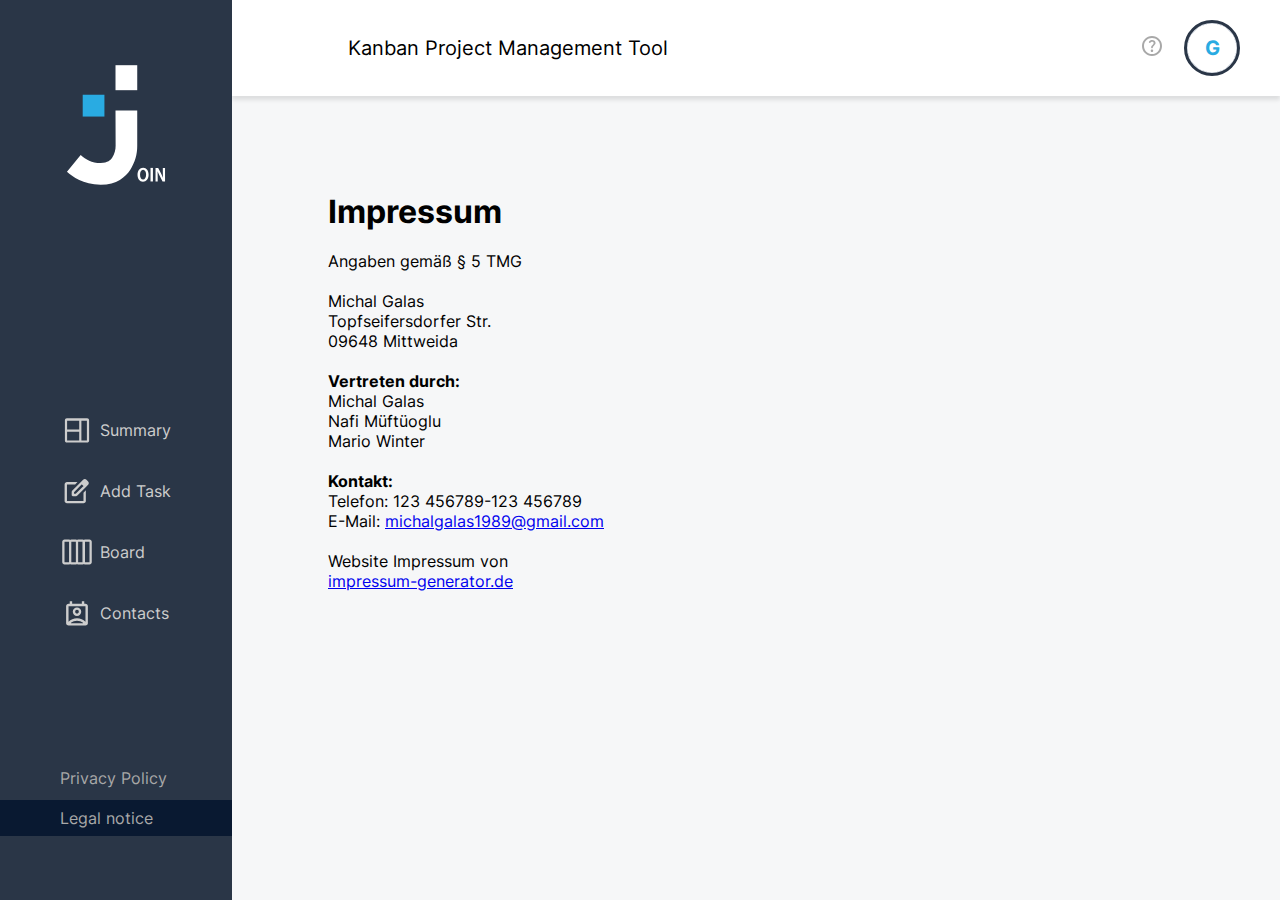
<file: legal_notice.html>
<!DOCTYPE html>
<html lang="en">

<head>
    <meta charset="UTF-8">
    <meta name="viewport" content="width=device-width, initial-scale=1.0">
    <title>Join</title>
    <link rel="icon" type="image/svg" href="./assets/img/LogoFavicon.svg">
    <link rel="stylesheet" href="style.css" />
    <link rel="stylesheet" href="./fonts.css" />
    <link rel="stylesheet" href="./css/sidebar-header_template.css">
    <link rel="stylesheet" href="./css/mobile-header-footer.css">
    <link rel="stylesheet" href="./css/legal_notice.css">
    <script src="script.js"></script>
    <script src="./js/sidebar-header.js"></script>
</head>

<body onload="includeHTML()">
    <div class="w3include-container">
        <div w3-include-html="assets/templates/sidebar_template.html"></div>
        <main class="legal-notice-content">
            <div w3-include-html="assets/templates/header_template.html" class="w3-header"></div>

            <div class='impressum'>
                <h1>Impressum</h1><br>
                <p>Angaben gemäß § 5 TMG</p>
                <br>
                <p>Michal Galas <br>
                    Topfseifersdorfer Str.<br>
                    09648 Mittweida <br>
                </p>
                <br>
                <p> <strong>Vertreten durch: </strong><br>
                    Michal Galas<br>
                    Nafi Müftüoglu<br>
                    Mario Winter<br>
                </p>
                <br>
                <p><strong>Kontakt:</strong> <br>
                    Telefon: 123 456789-123 456789<br>
                    E-Mail: <a href='mailto:michalgalas1989@gmail.com'>michalgalas1989@gmail.com</a></br></p><br>
                Website Impressum von <a href="https://www.impressum-generator.de">impressum-generator.de</a>
            </div>
            <div w3-include-html="assets/templates/mobile_sidebar_template.html"></div>
        </main>
    </div>

</body>

</html>
</file>
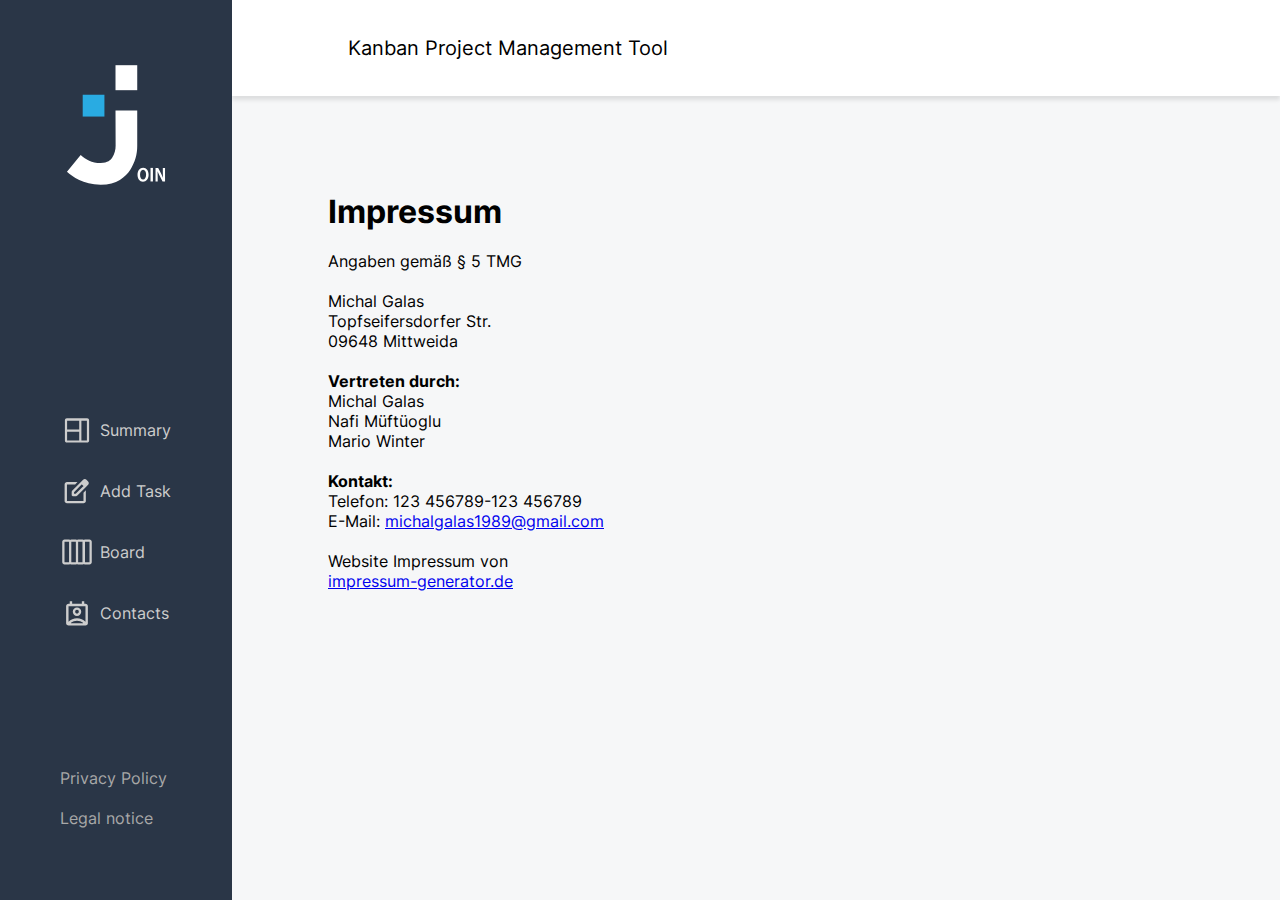
<file: legal_notice_without_log_in.html>
<!DOCTYPE html>
<html lang="en">

<head>
    <meta charset="UTF-8">
    <meta name="viewport" content="width=device-width, initial-scale=1.0">
    <title>Join</title>
    <link rel="icon" type="image/svg" href="./assets/img/LogoFavicon.svg">

    <link rel="stylesheet" href="style.css" />
    <link rel="stylesheet" href="./fonts.css" />
    <link rel="stylesheet" href="./css/sidebar-header_template.css">
    <link rel="stylesheet" href="./css/mobile-header-footer.css">
    <link rel="stylesheet" href="./css/legal_notice.css">
    <script src="script.js"></script>
    <script src="./js/sidebar-header.js"></script>
    <script src="./js/impressum-without-log-in.js"></script>
</head>

<body onload="init()">
    <div class="w3include-container">
        <div w3-include-html="assets/templates/sidebar_template.html"></div>
        <main class="legal-notice-content">
            <div w3-include-html="assets/templates/header_template.html" class="w3-header"></div>

            <div class='impressum'>
                <h1>Impressum</h1><br>
                <p>Angaben gemäß § 5 TMG</p>
                <br>
                <p>Michal Galas <br>
                    Topfseifersdorfer Str.<br>
                    09648 Mittweida <br>
                </p>
                <br>
                <p> <strong>Vertreten durch: </strong><br>
                    Michal Galas<br>
                    Nafi Müftüoglu<br>
                    Mario Winter<br>
                </p>
                <br>
                <p><strong>Kontakt:</strong> <br>
                    Telefon: 123 456789-123 456789<br>
                    E-Mail: <a href='mailto:michalgalas1989@gmail.com'>michalgalas1989@gmail.com</a></br></p><br>
                Website Impressum von <a href="https://www.impressum-generator.de">impressum-generator.de</a>
            </div>
            <div w3-include-html="assets/templates/mobile_sidebar_template.html"></div>
        </main>
    </div>

</body>

</html>
</file>
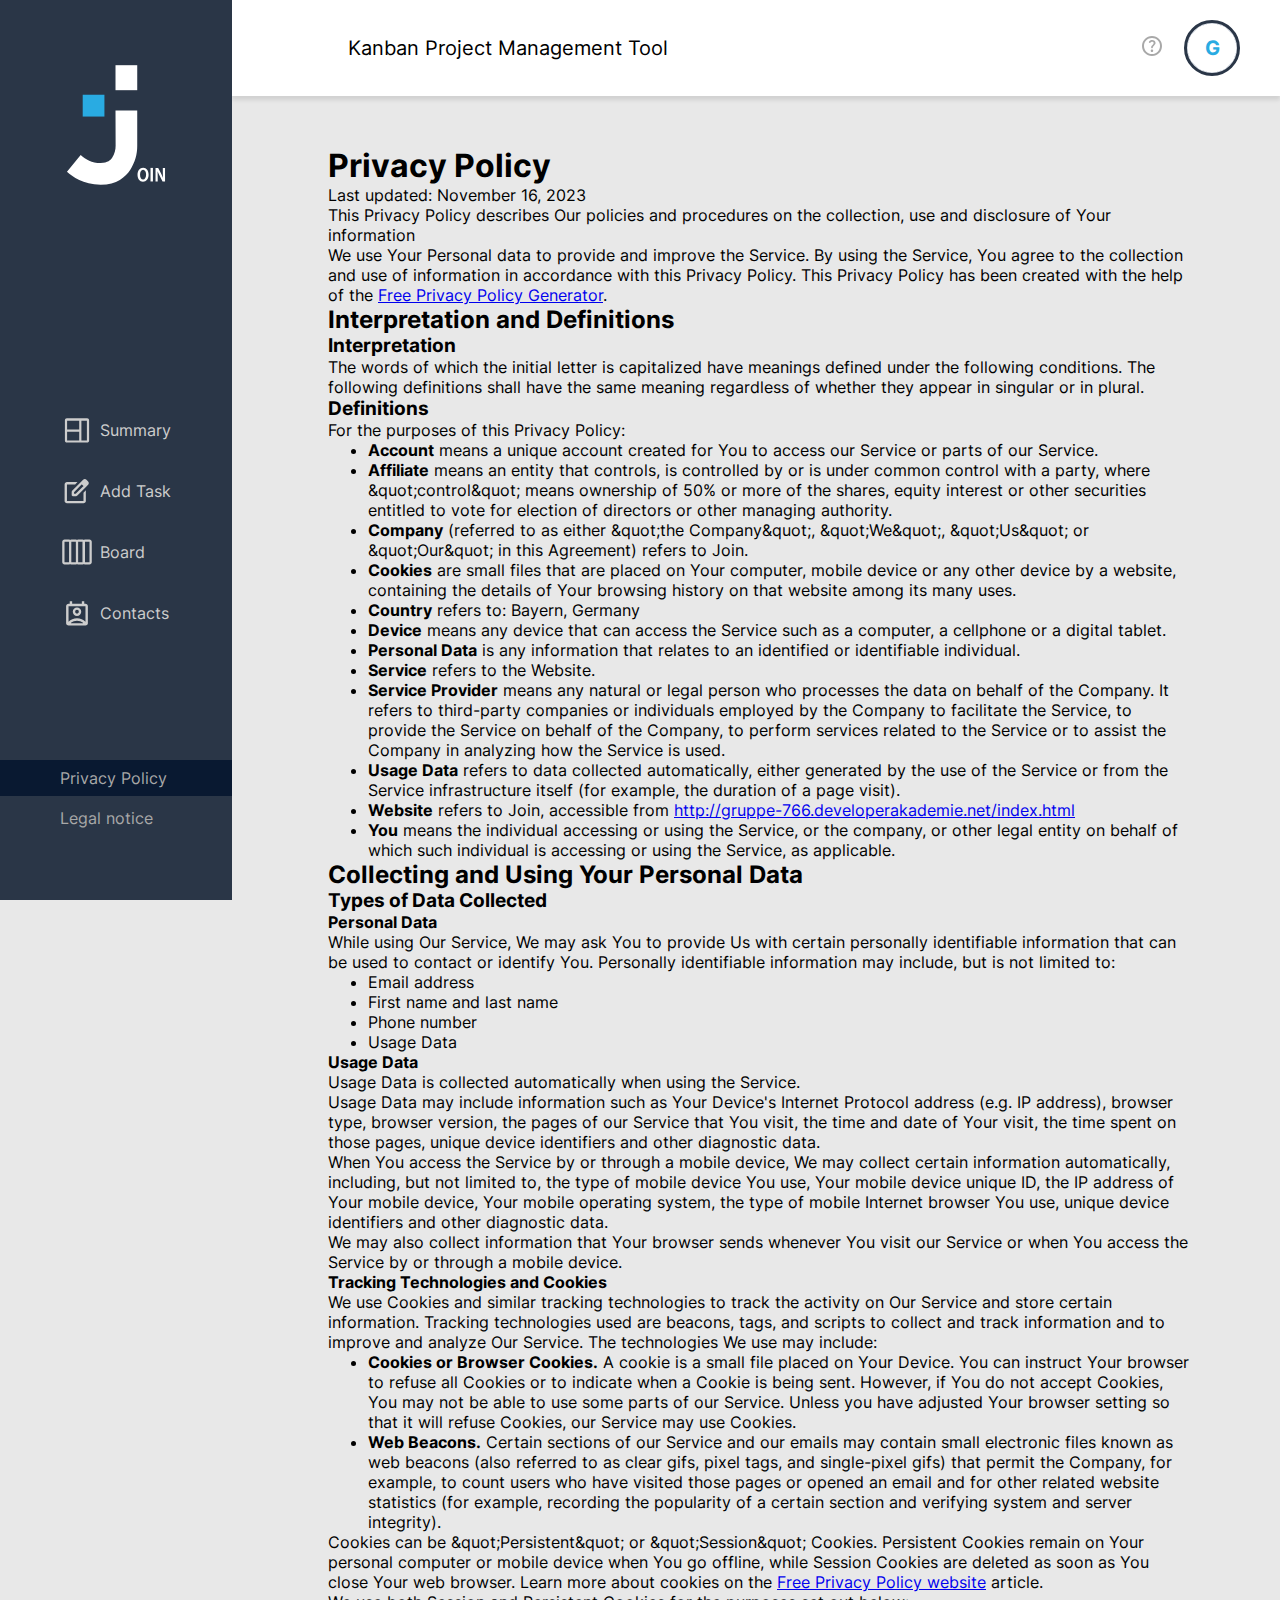
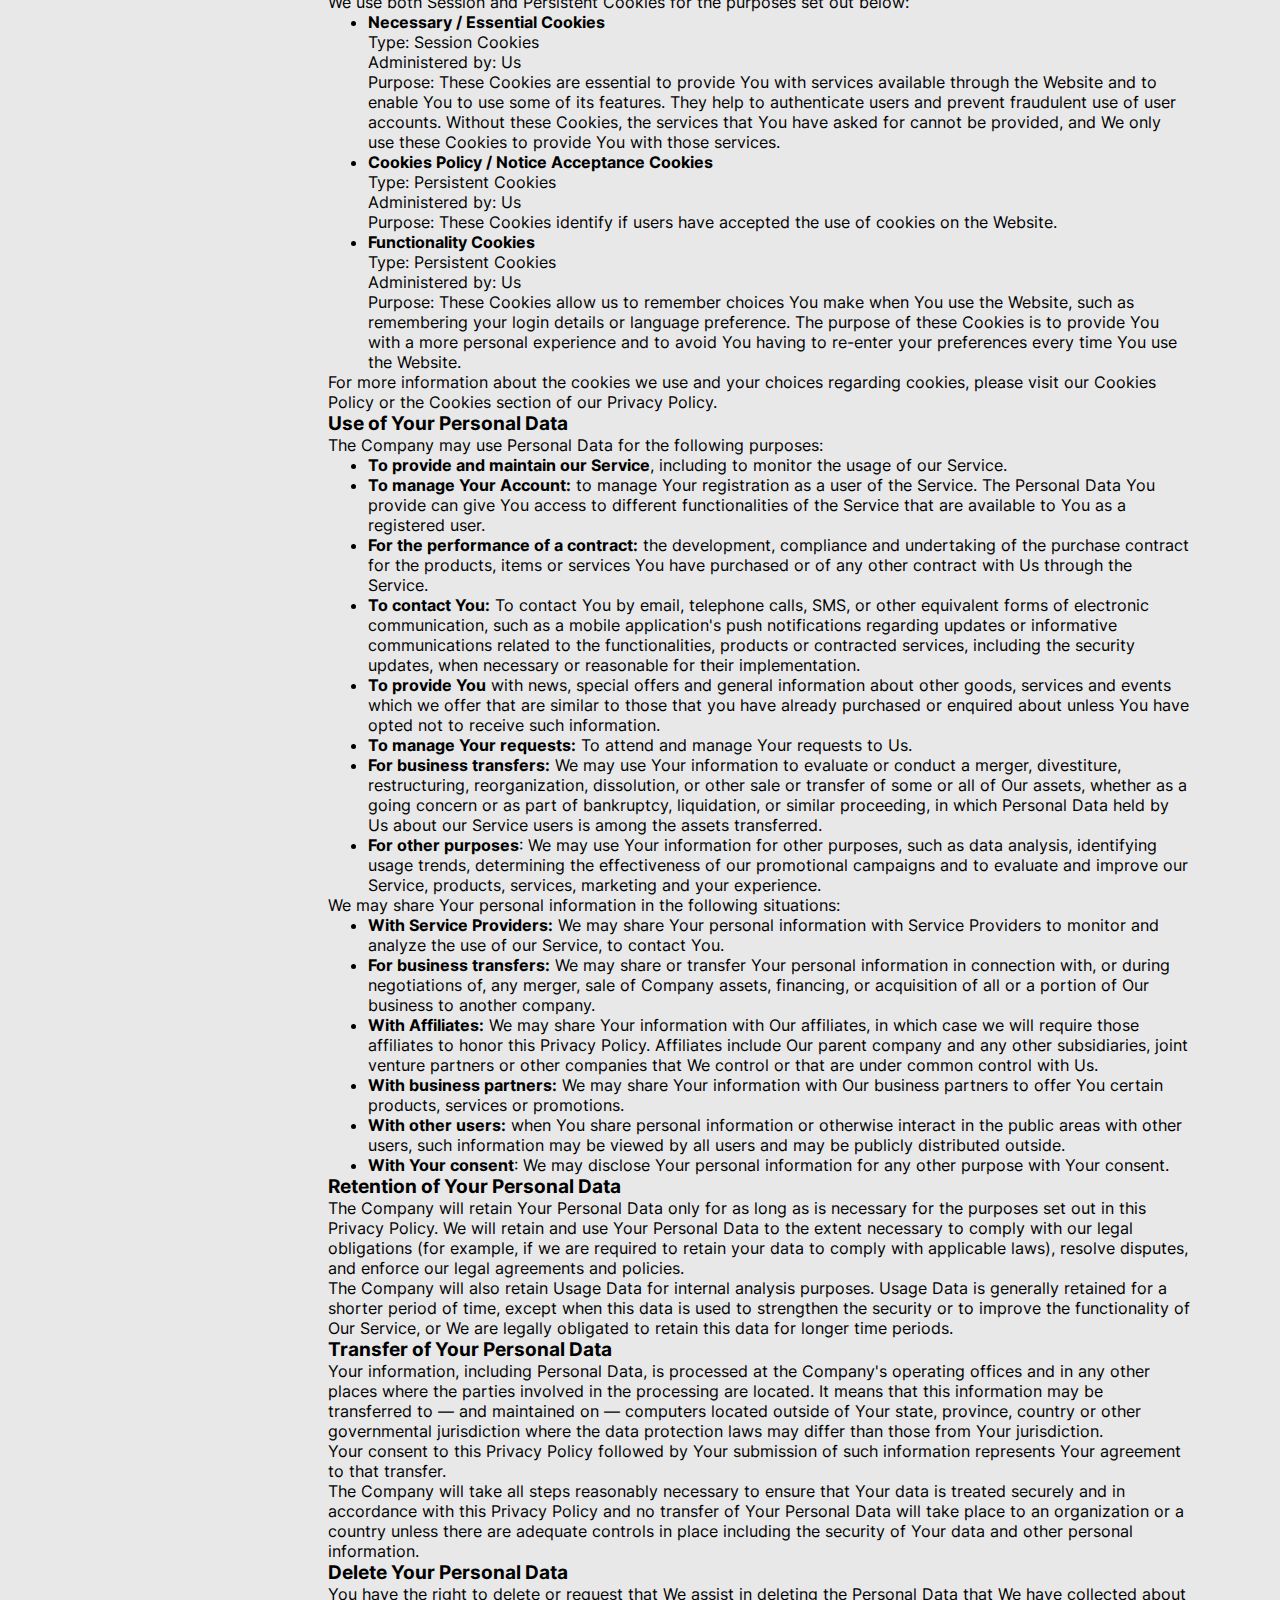
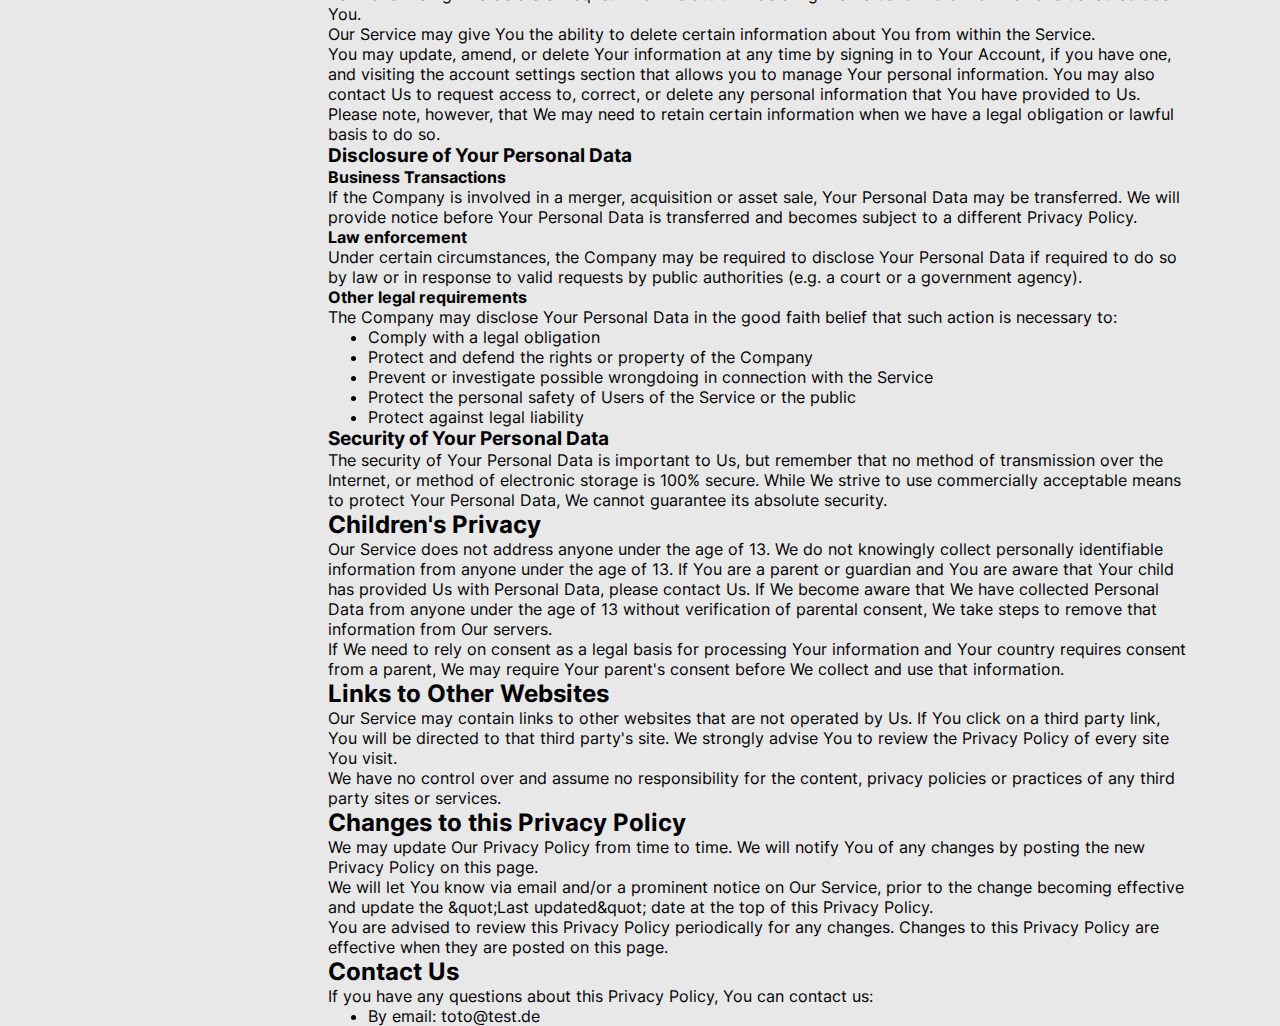
<file: privacy_policy.html>
<!DOCTYPE html>
<html lang="en">

<head>
  <meta charset="UTF-8" />
  <meta name="viewport" content="width=device-width, initial-scale=1.0" />
  <title>Join</title>
  <link rel="icon" type="image/svg" href="./assets/img/LogoFavicon.svg">
  <script src="./js/sidebar-header.js"></script>
  <script src="script.js"></script>
  <link rel="stylesheet" href="./css/sidebar-header_template.css" />
  <link rel="stylesheet" href="./css/mobile-header-footer.css">
  <link rel="stylesheet" href="./fonts.css" />
  <link rel="stylesheet" href="style.css">
  <link rel="stylesheet" href="./css/privacy_policy.css">
</head>

<body onload="includeHTML()">
  <div class="w3include-container">
    <div w3-include-html="assets/templates/sidebar_template.html"></div>
    <main class="main-content-policy">
      <div w3-include-html="assets/templates/header_template.html" class="w3-header"></div>
      <div class="privacy-policy-content">
        <p>
        <h1>Privacy Policy</h1>
        <p>Last updated: November 16, 2023</p>
        <p>This Privacy Policy describes Our policies and procedures on the collection, use and disclosure of Your
          information </p>
        <p>We use Your Personal data to provide and improve the Service. By using the Service, You agree to the
          collection and use of information in accordance with this Privacy Policy. This Privacy Policy has been created
          with the help of the <a href=&quot;https://www.freeprivacypolicy.com/free-privacy-policy-generator/&quot;
            target=&quot;_blank&quot;>Free Privacy Policy Generator</a>. </p>
        <h2>Interpretation and Definitions</h2>
        <h3>Interpretation</h3>
        <p>The words of which the initial letter is capitalized have meanings defined under the following conditions.
          The following definitions shall have the same meaning regardless of whether they appear in singular or in
          plural. </p>
        <h3>Definitions</h3>
        <p>For the purposes of this Privacy Policy:</p>
        <ul>
          <li>
            <p><strong>Account</strong> means a unique account created for You to access our Service or parts of our
              Service. </p>
          </li>
          <li>
            <p><strong>Affiliate</strong> means an entity that controls, is controlled by or is under common control
              with a party, where &amp;quot;control&amp;quot; means ownership of 50% or more of the shares, equity
              interest or other securities entitled to vote for election of directors or other managing authority. </p>
          </li>
          <li>
            <p><strong>Company</strong> (referred to as either &amp;quot;the Company&amp;quot;, &amp;quot;We&amp;quot;,
              &amp;quot;Us&amp;quot; or &amp;quot;Our&amp;quot; in this Agreement) refers to Join. </p>
          </li>
          <li>
            <p><strong>Cookies</strong> are small files that are placed on Your computer, mobile device or any other
              device by a website, containing the details of Your browsing history on that website among its many uses.
            </p>
          </li>
          <li>
            <p><strong>Country</strong> refers to: Bayern, Germany</p>
          </li>
          <li>
            <p><strong>Device</strong> means any device that can access the Service such as a computer, a cellphone or a
              digital tablet. </p>
          </li>
          <li>
            <p><strong>Personal Data</strong> is any information that relates to an identified or identifiable
              individual. </p>
          </li>
          <li>
            <p><strong>Service</strong> refers to the Website.</p>
          </li>
          <li>
            <p><strong>Service Provider</strong> means any natural or legal person who processes the data on behalf of
              the Company. It refers to third-party companies or individuals employed by the Company to facilitate the
              Service, to provide the Service on behalf of the Company, to perform services related to the Service or to
              assist the Company in analyzing how the Service is used. </p>
          </li>
          <li>
            <p><strong>Usage Data</strong> refers to data collected automatically, either generated by the use of the
              Service or from the Service infrastructure itself (for example, the duration of a page visit). </p>
          </li>
          <li>
            <p><strong>Website</strong> refers to Join, accessible from <a
                href=&quot;http://gruppe-766.developerakademie.net/index.html&quot; rel=&quot;external nofollow
                noopener&quot; target=&quot;_blank&quot;>http://gruppe-766.developerakademie.net/index.html</a></p>
          </li>
          <li>
            <p><strong>You</strong> means the individual accessing or using the Service, or the company, or other legal
              entity on behalf of which such individual is accessing or using the Service, as applicable. </p>
          </li>
        </ul>
        <h2>Collecting and Using Your Personal Data</h2>
        <h3>Types of Data Collected</h3>
        <h4>Personal Data</h4>
        <p>While using Our Service, We may ask You to provide Us with certain personally identifiable information that
          can be used to contact or identify You. Personally identifiable information may include, but is not limited
          to: </p>
        <ul>
          <li>
            <p>Email address</p>
          </li>
          <li>
            <p>First name and last name</p>
          </li>
          <li>
            <p>Phone number</p>
          </li>
          <li>
            <p>Usage Data</p>
          </li>
        </ul>
        <h4>Usage Data</h4>
        <p>Usage Data is collected automatically when using the Service.</p>
        <p>Usage Data may include information such as Your Device's Internet Protocol address (e.g. IP address), browser
          type, browser version, the pages of our Service that You visit, the time and date of Your visit, the time
          spent on those pages, unique device identifiers and other diagnostic data. </p>
        <p>When You access the Service by or through a mobile device, We may collect certain information automatically,
          including, but not limited to, the type of mobile device You use, Your mobile device unique ID, the IP address
          of Your mobile device, Your mobile operating system, the type of mobile Internet browser You use, unique
          device identifiers and other diagnostic data. </p>
        <p>We may also collect information that Your browser sends whenever You visit our Service or when You access the
          Service by or through a mobile device. </p>
        <h4>Tracking Technologies and Cookies</h4>
        <p>We use Cookies and similar tracking technologies to track the activity on Our Service and store certain
          information. Tracking technologies used are beacons, tags, and scripts to collect and track information and to
          improve and analyze Our Service. The technologies We use may include: </p>
        <ul>
          <li><strong>Cookies or Browser Cookies.</strong> A cookie is a small file placed on Your Device. You can
            instruct Your browser to refuse all Cookies or to indicate when a Cookie is being sent. However, if You do
            not accept Cookies, You may not be able to use some parts of our Service. Unless you have adjusted Your
            browser setting so that it will refuse Cookies, our Service may use Cookies. </li>
          <li><strong>Web Beacons.</strong> Certain sections of our Service and our emails may contain small electronic
            files known as web beacons (also referred to as clear gifs, pixel tags, and single-pixel gifs) that permit
            the Company, for example, to count users who have visited those pages or opened an email and for other
            related website statistics (for example, recording the popularity of a certain section and verifying system
            and server integrity). </li>
        </ul>
        <p>Cookies can be &amp;quot;Persistent&amp;quot; or &amp;quot;Session&amp;quot; Cookies. Persistent Cookies
          remain on Your personal computer or mobile device when You go offline, while Session Cookies are deleted as
          soon as You close Your web browser. Learn more about cookies on the <a
            href=&quot;https://www.freeprivacypolicy.com/blog/sample-privacy-policy-template/#Use_Of_Cookies_And_Tracking&quot;
            target=&quot;_blank&quot;>Free Privacy Policy website</a> article. </p>
        <p>We use both Session and Persistent Cookies for the purposes set out below:</p>
        <ul>
          <li>
            <p><strong>Necessary / Essential Cookies</strong></p>
            <p>Type: Session Cookies</p>
            <p>Administered by: Us</p>
            <p>Purpose: These Cookies are essential to provide You with services available through the Website and to
              enable You to use some of its features. They help to authenticate users and prevent fraudulent use of user
              accounts. Without these Cookies, the services that You have asked for cannot be provided, and We only use
              these Cookies to provide You with those services. </p>
          </li>
          <li>
            <p><strong>Cookies Policy / Notice Acceptance Cookies</strong></p>
            <p>Type: Persistent Cookies</p>
            <p>Administered by: Us</p>
            <p>Purpose: These Cookies identify if users have accepted the use of cookies on the Website.</p>
          </li>
          <li>
            <p><strong>Functionality Cookies</strong></p>
            <p>Type: Persistent Cookies</p>
            <p>Administered by: Us</p>
            <p>Purpose: These Cookies allow us to remember choices You make when You use the Website, such as
              remembering your login details or language preference. The purpose of these Cookies is to provide You with
              a more personal experience and to avoid You having to re-enter your preferences every time You use the
              Website. </p>
          </li>
        </ul>
        <p>For more information about the cookies we use and your choices regarding cookies, please visit our Cookies
          Policy or the Cookies section of our Privacy Policy. </p>
        <h3>Use of Your Personal Data</h3>
        <p>The Company may use Personal Data for the following purposes:</p>
        <ul>
          <li>
            <p><strong>To provide and maintain our Service</strong>, including to monitor the usage of our Service.</p>
          </li>
          <li>
            <p><strong>To manage Your Account:</strong> to manage Your registration as a user of the Service. The
              Personal Data You provide can give You access to different functionalities of the Service that are
              available to You as a registered user. </p>
          </li>
          <li>
            <p><strong>For the performance of a contract:</strong> the development, compliance and undertaking of the
              purchase contract for the products, items or services You have purchased or of any other contract with Us
              through the Service. </p>
          </li>
          <li>
            <p><strong>To contact You:</strong> To contact You by email, telephone calls, SMS, or other equivalent forms
              of electronic communication, such as a mobile application's push notifications regarding updates or
              informative communications related to the functionalities, products or contracted services, including the
              security updates, when necessary or reasonable for their implementation. </p>
          </li>
          <li>
            <p><strong>To provide You</strong> with news, special offers and general information about other goods,
              services and events which we offer that are similar to those that you have already purchased or enquired
              about unless You have opted not to receive such information. </p>
          </li>
          <li>
            <p><strong>To manage Your requests:</strong> To attend and manage Your requests to Us.</p>
          </li>
          <li>
            <p><strong>For business transfers:</strong> We may use Your information to evaluate or conduct a merger,
              divestiture, restructuring, reorganization, dissolution, or other sale or transfer of some or all of Our
              assets, whether as a going concern or as part of bankruptcy, liquidation, or similar proceeding, in which
              Personal Data held by Us about our Service users is among the assets transferred. </p>
          </li>
          <li>
            <p><strong>For other purposes</strong>: We may use Your information for other purposes, such as data
              analysis, identifying usage trends, determining the effectiveness of our promotional campaigns and to
              evaluate and improve our Service, products, services, marketing and your experience. </p>
          </li>
        </ul>
        <p>We may share Your personal information in the following situations:</p>
        <ul>
          <li><strong>With Service Providers:</strong> We may share Your personal information with Service Providers to
            monitor and analyze the use of our Service, to contact You. </li>
          <li><strong>For business transfers:</strong> We may share or transfer Your personal information in connection
            with, or during negotiations of, any merger, sale of Company assets, financing, or acquisition of all or a
            portion of Our business to another company. </li>
          <li><strong>With Affiliates:</strong> We may share Your information with Our affiliates, in which case we will
            require those affiliates to honor this Privacy Policy. Affiliates include Our parent company and any other
            subsidiaries, joint venture partners or other companies that We control or that are under common control
            with Us. </li>
          <li><strong>With business partners:</strong> We may share Your information with Our business partners to offer
            You certain products, services or promotions. </li>
          <li><strong>With other users:</strong> when You share personal information or otherwise interact in the public
            areas with other users, such information may be viewed by all users and may be publicly distributed outside.
          </li>
          <li><strong>With Your consent</strong>: We may disclose Your personal information for any other purpose with
            Your consent. </li>
        </ul>
        <h3>Retention of Your Personal Data</h3>
        <p>The Company will retain Your Personal Data only for as long as is necessary for the purposes set out in this
          Privacy Policy. We will retain and use Your Personal Data to the extent necessary to comply with our legal
          obligations (for example, if we are required to retain your data to comply with applicable laws), resolve
          disputes, and enforce our legal agreements and policies. </p>
        <p>The Company will also retain Usage Data for internal analysis purposes. Usage Data is generally retained for
          a shorter period of time, except when this data is used to strengthen the security or to improve the
          functionality of Our Service, or We are legally obligated to retain this data for longer time periods. </p>
        <h3>Transfer of Your Personal Data</h3>
        <p>Your information, including Personal Data, is processed at the Company's operating offices and in any other
          places where the parties involved in the processing are located. It means that this information may be
          transferred to &mdash; and maintained on &mdash; computers located outside of Your state, province, country or
          other governmental jurisdiction where the data protection laws may differ than those from Your jurisdiction.
        </p>
        <p>Your consent to this Privacy Policy followed by Your submission of such information represents Your agreement
          to that transfer. </p>
        <p>The Company will take all steps reasonably necessary to ensure that Your data is treated securely and in
          accordance with this Privacy Policy and no transfer of Your Personal Data will take place to an organization
          or a country unless there are adequate controls in place including the security of Your data and other
          personal information. </p>
        <h3>Delete Your Personal Data</h3>
        <p>You have the right to delete or request that We assist in deleting the Personal Data that We have collected
          about You. </p>
        <p>Our Service may give You the ability to delete certain information about You from within the Service.</p>
        <p>You may update, amend, or delete Your information at any time by signing in to Your Account, if you have one,
          and visiting the account settings section that allows you to manage Your personal information. You may also
          contact Us to request access to, correct, or delete any personal information that You have provided to Us.
        </p>
        <p>Please note, however, that We may need to retain certain information when we have a legal obligation or
          lawful basis to do so. </p>
        <h3>Disclosure of Your Personal Data</h3>
        <h4>Business Transactions</h4>
        <p>If the Company is involved in a merger, acquisition or asset sale, Your Personal Data may be transferred. We
          will provide notice before Your Personal Data is transferred and becomes subject to a different Privacy
          Policy. </p>
        <h4>Law enforcement</h4>
        <p>Under certain circumstances, the Company may be required to disclose Your Personal Data if required to do so
          by law or in response to valid requests by public authorities (e.g. a court or a government agency). </p>
        <h4>Other legal requirements</h4>
        <p>The Company may disclose Your Personal Data in the good faith belief that such action is necessary to:</p>
        <ul>
          <li>Comply with a legal obligation</li>
          <li>Protect and defend the rights or property of the Company</li>
          <li>Prevent or investigate possible wrongdoing in connection with the Service</li>
          <li>Protect the personal safety of Users of the Service or the public</li>
          <li>Protect against legal liability</li>
        </ul>
        <h3>Security of Your Personal Data</h3>
        <p>The security of Your Personal Data is important to Us, but remember that no method of transmission over the
          Internet, or method of electronic storage is 100% secure. While We strive to use commercially acceptable means
          to protect Your Personal Data, We cannot guarantee its absolute security. </p>
        <h2>Children's Privacy</h2>
        <p>Our Service does not address anyone under the age of 13. We do not knowingly collect personally identifiable
          information from anyone under the age of 13. If You are a parent or guardian and You are aware that Your child
          has provided Us with Personal Data, please contact Us. If We become aware that We have collected Personal Data
          from anyone under the age of 13 without verification of parental consent, We take steps to remove that
          information from Our servers. </p>
        <p>If We need to rely on consent as a legal basis for processing Your information and Your country requires
          consent from a parent, We may require Your parent's consent before We collect and use that information. </p>
        <h2>Links to Other Websites</h2>
        <p>Our Service may contain links to other websites that are not operated by Us. If You click on a third party
          link, You will be directed to that third party's site. We strongly advise You to review the Privacy Policy of
          every site You visit. </p>
        <p>We have no control over and assume no responsibility for the content, privacy policies or practices of any
          third party sites or services. </p>
        <h2>Changes to this Privacy Policy</h2>
        <p>We may update Our Privacy Policy from time to time. We will notify You of any changes by posting the new
          Privacy Policy on this page. </p>
        <p>We will let You know via email and/or a prominent notice on Our Service, prior to the change becoming
          effective and update the &amp;quot;Last updated&amp;quot; date at the top of this Privacy Policy. </p>
        <p>You are advised to review this Privacy Policy periodically for any changes. Changes to this Privacy Policy
          are effective when they are posted on this page. </p>
        <h2>Contact Us</h2>
        <p>If you have any questions about this Privacy Policy, You can contact us:</p>
        <ul>
          <li>By email: toto@test.de</li>
        </ul>
        </p>
      </div>
      <div w3-include-html="assets/templates/mobile_sidebar_template.html"></div>
    </main>
  </div>
</body>

</html>
</file>
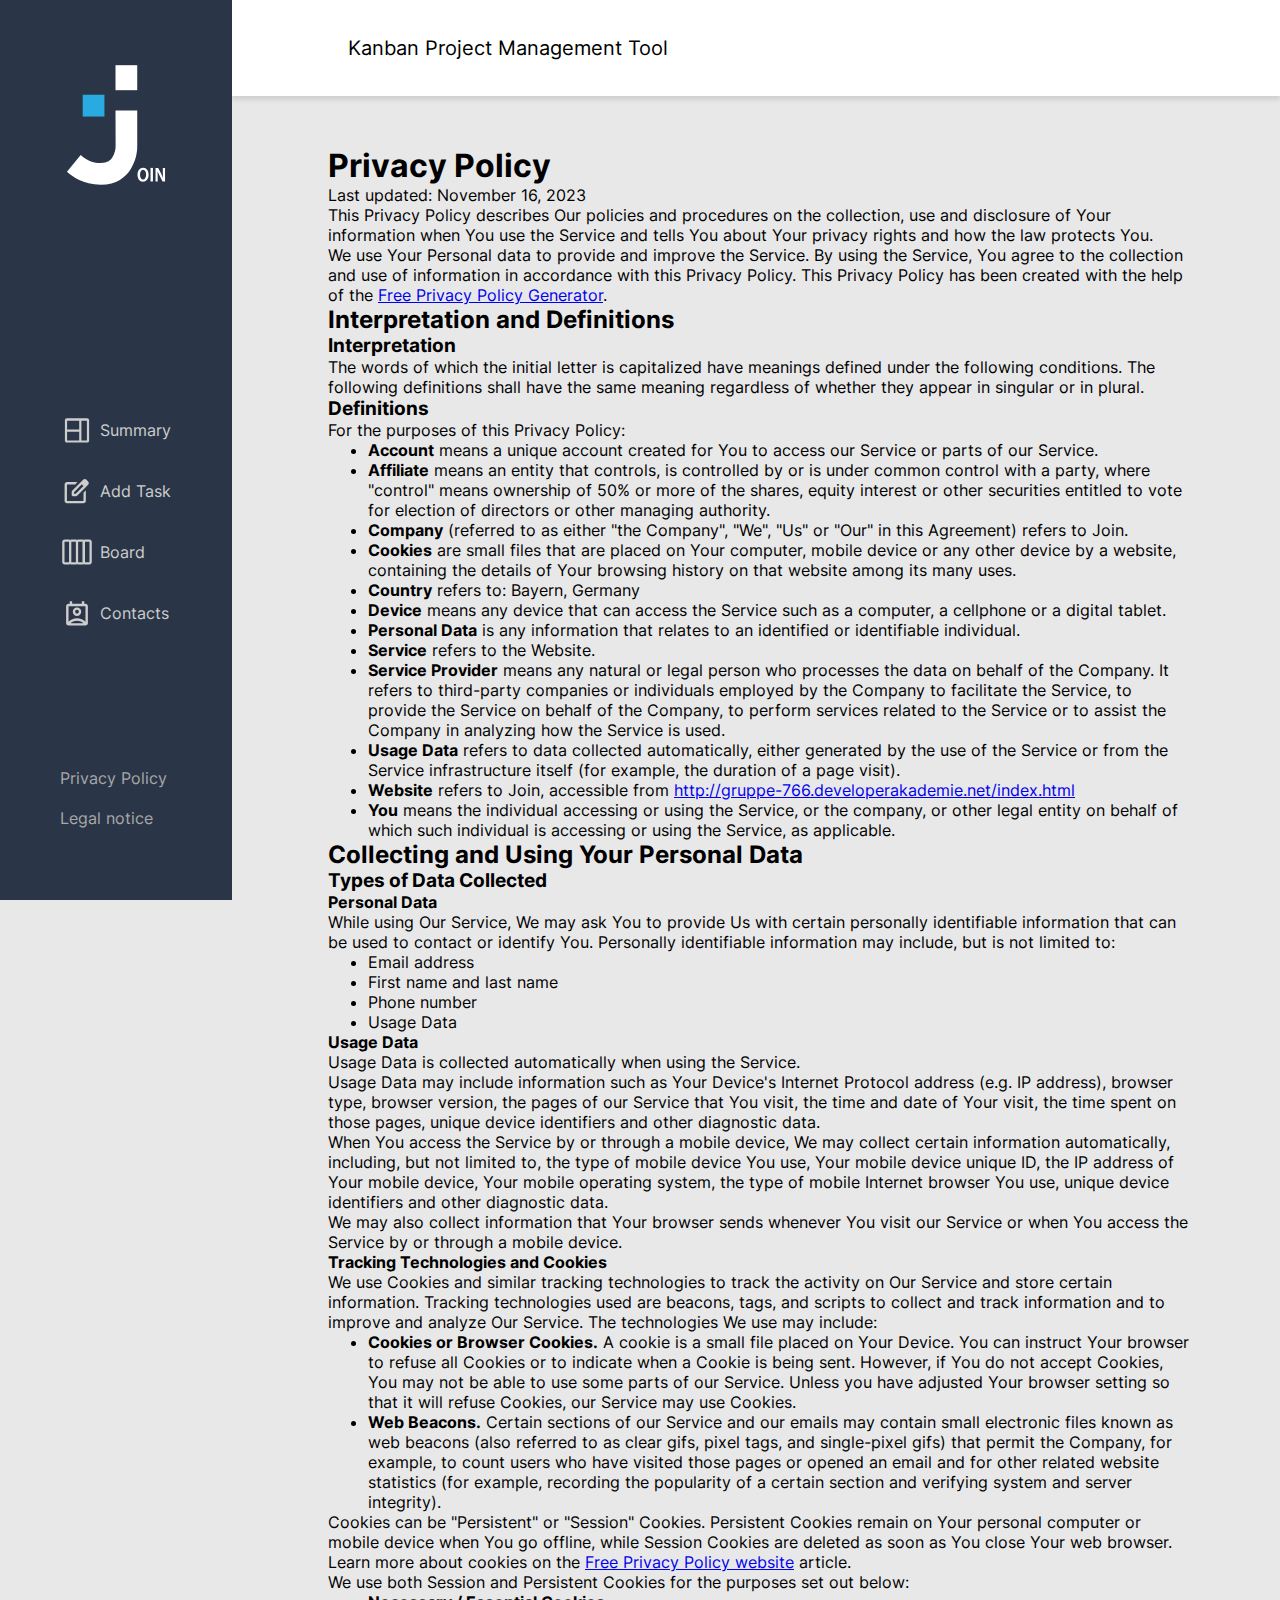
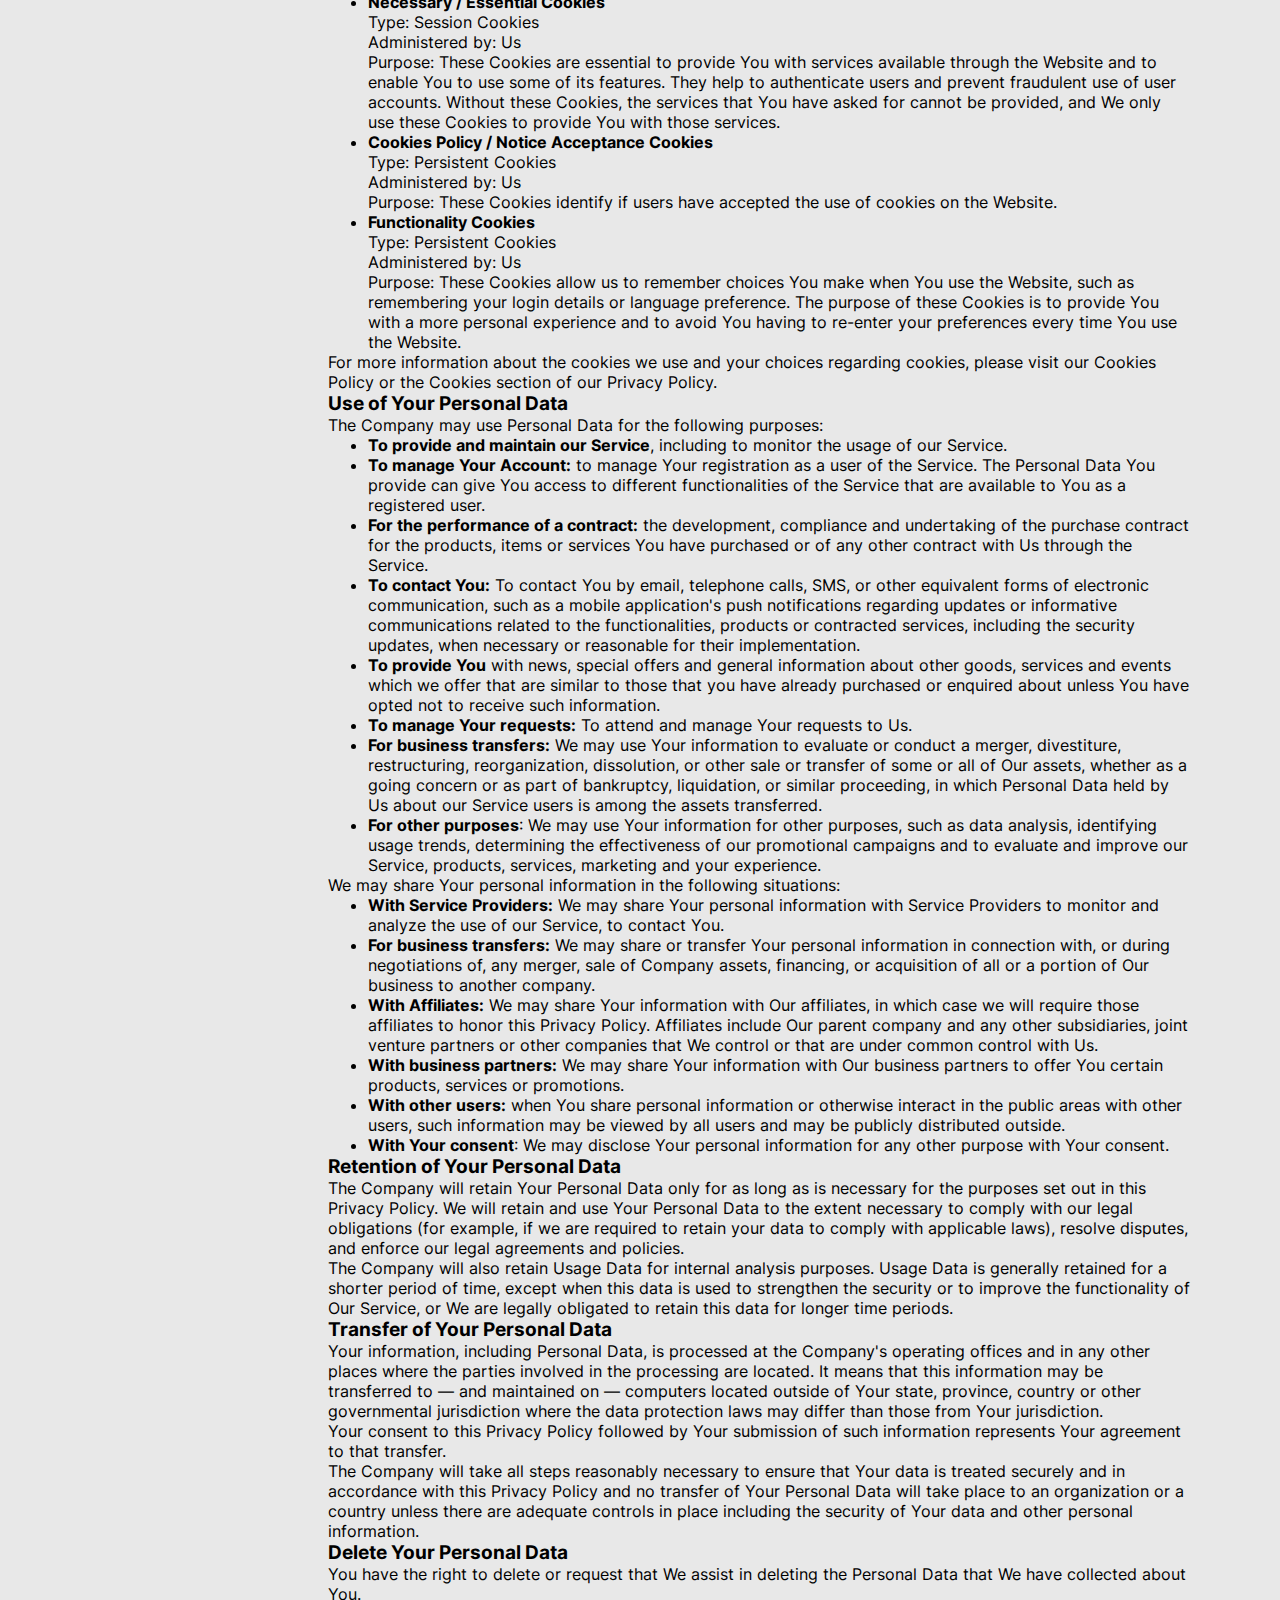
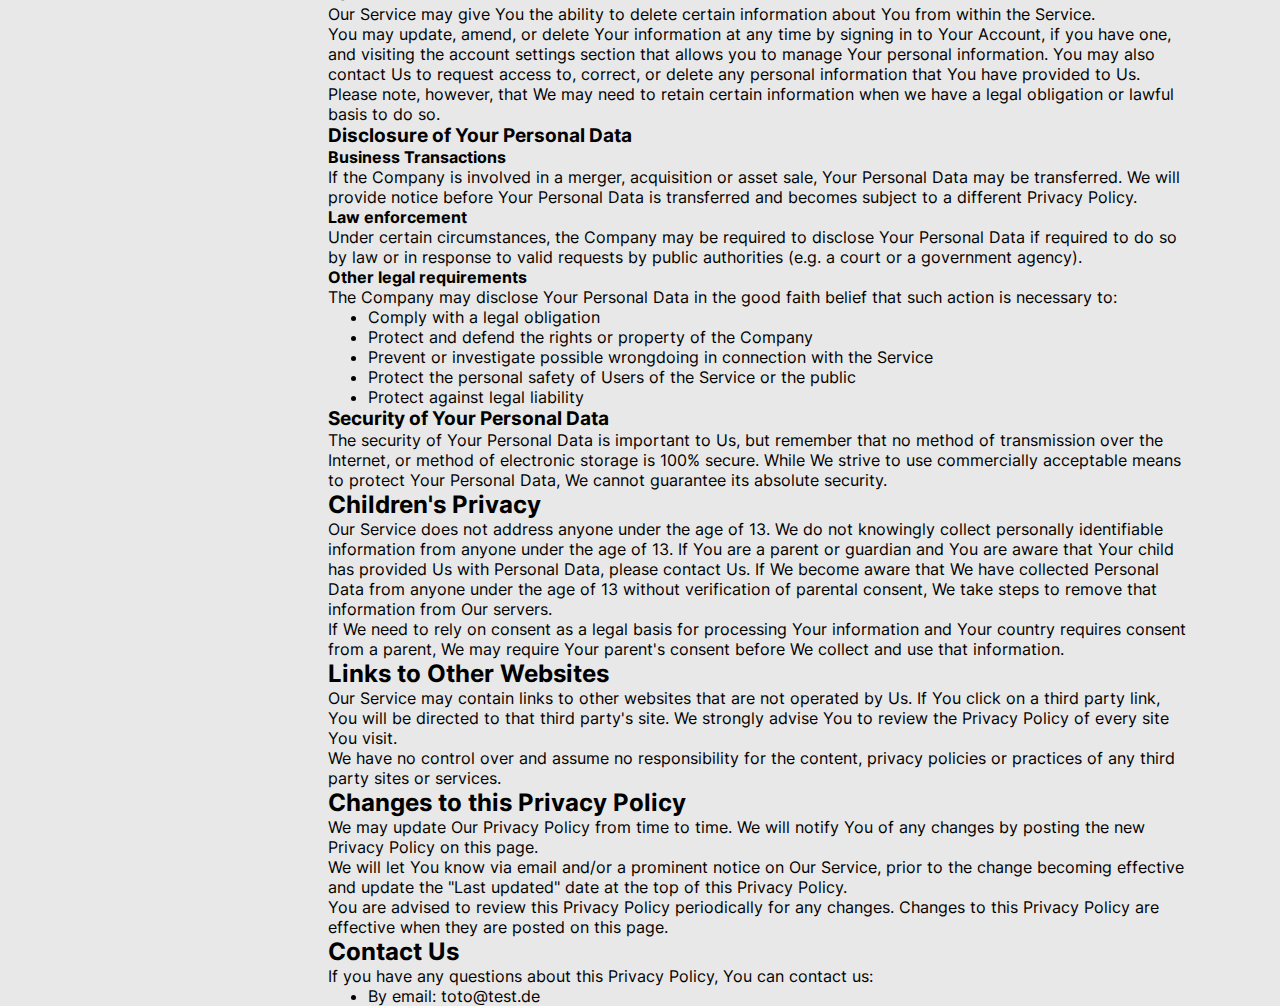
<file: privacy_policy_without_log_in.html>
<!DOCTYPE html>
<html lang="en">

<head>
  <meta charset="UTF-8" />
  <meta name="viewport" content="width=device-width, initial-scale=1.0" />
  <title>Join</title>
  <link rel="icon" type="image/svg" href="./assets/img/LogoFavicon.svg">
  <script src="./js/sidebar-header.js"></script>
  <script src="script.js"></script>
  <script src="./js/impressum-without-log-in.js"></script>
  <link rel="stylesheet" href="./css/sidebar-header_template.css" />
  <link rel="stylesheet" href="./css/mobile-header-footer.css">
  <link rel="stylesheet" href="./fonts.css" />
  <link rel="stylesheet" href="style.css">
  <link rel="stylesheet" href="./css/privacy_policy.css">
</head>

<body onload="init()">
  <div class="w3include-container">
    <div w3-include-html="assets/templates/sidebar_template.html"></div>
    <main class="main-content-policy">
      <div w3-include-html="assets/templates/header_template.html" class="w3-header"></div>
      <div class="privacy-policy-content">
        <h1>Privacy Policy</h1>
        <p>Last updated: November 16, 2023</p>
        <p>This Privacy Policy describes Our policies and procedures on the collection, use and disclosure of Your
          information when You use the Service and tells You about Your privacy rights and how the law protects You.</p>
        <p>We use Your Personal data to provide and improve the Service. By using the Service, You agree to the
          collection and use of information in accordance with this Privacy Policy. This Privacy Policy has been created
          with the help of the <a href="https://www.freeprivacypolicy.com/free-privacy-policy-generator/"
            target="_blank">Free Privacy Policy Generator</a>.</p>
        <h2>Interpretation and Definitions</h2>
        <h3>Interpretation</h3>
        <p>The words of which the initial letter is capitalized have meanings defined under the following conditions.
          The following definitions shall have the same meaning regardless of whether they appear in singular or in
          plural.</p>
        <h3>Definitions</h3>
        <p>For the purposes of this Privacy Policy:</p>
        <ul>
          <li>
            <p><strong>Account</strong> means a unique account created for You to access our Service or parts of our
              Service.</p>
          </li>
          <li>
            <p><strong>Affiliate</strong> means an entity that controls, is controlled by or is under common control
              with a party, where &quot;control&quot; means ownership of 50% or more of the shares, equity interest or
              other securities entitled to vote for election of directors or other managing authority.</p>
          </li>
          <li>
            <p><strong>Company</strong> (referred to as either &quot;the Company&quot;, &quot;We&quot;, &quot;Us&quot;
              or &quot;Our&quot; in this Agreement) refers to Join.</p>
          </li>
          <li>
            <p><strong>Cookies</strong> are small files that are placed on Your computer, mobile device or any other
              device by a website, containing the details of Your browsing history on that website among its many uses.
            </p>
          </li>
          <li>
            <p><strong>Country</strong> refers to: Bayern, Germany</p>
          </li>
          <li>
            <p><strong>Device</strong> means any device that can access the Service such as a computer, a cellphone or a
              digital tablet.</p>
          </li>
          <li>
            <p><strong>Personal Data</strong> is any information that relates to an identified or identifiable
              individual.</p>
          </li>
          <li>
            <p><strong>Service</strong> refers to the Website.</p>
          </li>
          <li>
            <p><strong>Service Provider</strong> means any natural or legal person who processes the data on behalf of
              the Company. It refers to third-party companies or individuals employed by the Company to facilitate the
              Service, to provide the Service on behalf of the Company, to perform services related to the Service or to
              assist the Company in analyzing how the Service is used.</p>
          </li>
          <li>
            <p><strong>Usage Data</strong> refers to data collected automatically, either generated by the use of the
              Service or from the Service infrastructure itself (for example, the duration of a page visit).</p>
          </li>
          <li>
            <p><strong>Website</strong> refers to Join, accessible from <a
                href="http://gruppe-766.developerakademie.net/index.html" rel="external nofollow noopener"
                target="_blank">http://gruppe-766.developerakademie.net/index.html</a></p>
          </li>
          <li>
            <p><strong>You</strong> means the individual accessing or using the Service, or the company, or other legal
              entity on behalf of which such individual is accessing or using the Service, as applicable.</p>
          </li>
        </ul>
        <h2>Collecting and Using Your Personal Data</h2>
        <h3>Types of Data Collected</h3>
        <h4>Personal Data</h4>
        <p>While using Our Service, We may ask You to provide Us with certain personally identifiable information that
          can be used to contact or identify You. Personally identifiable information may include, but is not limited
          to:</p>
        <ul>
          <li>
            <p>Email address</p>
          </li>
          <li>
            <p>First name and last name</p>
          </li>
          <li>
            <p>Phone number</p>
          </li>
          <li>
            <p>Usage Data</p>
          </li>
        </ul>
        <h4>Usage Data</h4>
        <p>Usage Data is collected automatically when using the Service.</p>
        <p>Usage Data may include information such as Your Device's Internet Protocol address (e.g. IP address), browser
          type, browser version, the pages of our Service that You visit, the time and date of Your visit, the time
          spent on those pages, unique device identifiers and other diagnostic data.</p>
        <p>When You access the Service by or through a mobile device, We may collect certain information automatically,
          including, but not limited to, the type of mobile device You use, Your mobile device unique ID, the IP address
          of Your mobile device, Your mobile operating system, the type of mobile Internet browser You use, unique
          device identifiers and other diagnostic data.</p>
        <p>We may also collect information that Your browser sends whenever You visit our Service or when You access the
          Service by or through a mobile device.</p>
        <h4>Tracking Technologies and Cookies</h4>
        <p>We use Cookies and similar tracking technologies to track the activity on Our Service and store certain
          information. Tracking technologies used are beacons, tags, and scripts to collect and track information and to
          improve and analyze Our Service. The technologies We use may include:</p>
        <ul>
          <li><strong>Cookies or Browser Cookies.</strong> A cookie is a small file placed on Your Device. You can
            instruct Your browser to refuse all Cookies or to indicate when a Cookie is being sent. However, if You do
            not accept Cookies, You may not be able to use some parts of our Service. Unless you have adjusted Your
            browser setting so that it will refuse Cookies, our Service may use Cookies.</li>
          <li><strong>Web Beacons.</strong> Certain sections of our Service and our emails may contain small electronic
            files known as web beacons (also referred to as clear gifs, pixel tags, and single-pixel gifs) that permit
            the Company, for example, to count users who have visited those pages or opened an email and for other
            related website statistics (for example, recording the popularity of a certain section and verifying system
            and server integrity).</li>
        </ul>
        <p>Cookies can be &quot;Persistent&quot; or &quot;Session&quot; Cookies. Persistent Cookies remain on Your
          personal computer or mobile device when You go offline, while Session Cookies are deleted as soon as You close
          Your web browser. Learn more about cookies on the <a
            href="https://www.freeprivacypolicy.com/blog/sample-privacy-policy-template/#Use_Of_Cookies_And_Tracking"
            target="_blank">Free Privacy Policy website</a> article.</p>
        <p>We use both Session and Persistent Cookies for the purposes set out below:</p>
        <ul>
          <li>
            <p><strong>Necessary / Essential Cookies</strong></p>
            <p>Type: Session Cookies</p>
            <p>Administered by: Us</p>
            <p>Purpose: These Cookies are essential to provide You with services available through the Website and to
              enable You to use some of its features. They help to authenticate users and prevent fraudulent use of user
              accounts. Without these Cookies, the services that You have asked for cannot be provided, and We only use
              these Cookies to provide You with those services.</p>
          </li>
          <li>
            <p><strong>Cookies Policy / Notice Acceptance Cookies</strong></p>
            <p>Type: Persistent Cookies</p>
            <p>Administered by: Us</p>
            <p>Purpose: These Cookies identify if users have accepted the use of cookies on the Website.</p>
          </li>
          <li>
            <p><strong>Functionality Cookies</strong></p>
            <p>Type: Persistent Cookies</p>
            <p>Administered by: Us</p>
            <p>Purpose: These Cookies allow us to remember choices You make when You use the Website, such as
              remembering your login details or language preference. The purpose of these Cookies is to provide You with
              a more personal experience and to avoid You having to re-enter your preferences every time You use the
              Website.</p>
          </li>
        </ul>
        <p>For more information about the cookies we use and your choices regarding cookies, please visit our Cookies
          Policy or the Cookies section of our Privacy Policy.</p>
        <h3>Use of Your Personal Data</h3>
        <p>The Company may use Personal Data for the following purposes:</p>
        <ul>
          <li>
            <p><strong>To provide and maintain our Service</strong>, including to monitor the usage of our Service.</p>
          </li>
          <li>
            <p><strong>To manage Your Account:</strong> to manage Your registration as a user of the Service. The
              Personal Data You provide can give You access to different functionalities of the Service that are
              available to You as a registered user.</p>
          </li>
          <li>
            <p><strong>For the performance of a contract:</strong> the development, compliance and undertaking of the
              purchase contract for the products, items or services You have purchased or of any other contract with Us
              through the Service.</p>
          </li>
          <li>
            <p><strong>To contact You:</strong> To contact You by email, telephone calls, SMS, or other equivalent forms
              of electronic communication, such as a mobile application's push notifications regarding updates or
              informative communications related to the functionalities, products or contracted services, including the
              security updates, when necessary or reasonable for their implementation.</p>
          </li>
          <li>
            <p><strong>To provide You</strong> with news, special offers and general information about other goods,
              services and events which we offer that are similar to those that you have already purchased or enquired
              about unless You have opted not to receive such information.</p>
          </li>
          <li>
            <p><strong>To manage Your requests:</strong> To attend and manage Your requests to Us.</p>
          </li>
          <li>
            <p><strong>For business transfers:</strong> We may use Your information to evaluate or conduct a merger,
              divestiture, restructuring, reorganization, dissolution, or other sale or transfer of some or all of Our
              assets, whether as a going concern or as part of bankruptcy, liquidation, or similar proceeding, in which
              Personal Data held by Us about our Service users is among the assets transferred.</p>
          </li>
          <li>
            <p><strong>For other purposes</strong>: We may use Your information for other purposes, such as data
              analysis, identifying usage trends, determining the effectiveness of our promotional campaigns and to
              evaluate and improve our Service, products, services, marketing and your experience.</p>
          </li>
        </ul>
        <p>We may share Your personal information in the following situations:</p>
        <ul>
          <li><strong>With Service Providers:</strong> We may share Your personal information with Service Providers to
            monitor and analyze the use of our Service, to contact You.</li>
          <li><strong>For business transfers:</strong> We may share or transfer Your personal information in connection
            with, or during negotiations of, any merger, sale of Company assets, financing, or acquisition of all or a
            portion of Our business to another company.</li>
          <li><strong>With Affiliates:</strong> We may share Your information with Our affiliates, in which case we will
            require those affiliates to honor this Privacy Policy. Affiliates include Our parent company and any other
            subsidiaries, joint venture partners or other companies that We control or that are under common control
            with Us.</li>
          <li><strong>With business partners:</strong> We may share Your information with Our business partners to offer
            You certain products, services or promotions.</li>
          <li><strong>With other users:</strong> when You share personal information or otherwise interact in the public
            areas with other users, such information may be viewed by all users and may be publicly distributed outside.
          </li>
          <li><strong>With Your consent</strong>: We may disclose Your personal information for any other purpose with
            Your consent.</li>
        </ul>
        <h3>Retention of Your Personal Data</h3>
        <p>The Company will retain Your Personal Data only for as long as is necessary for the purposes set out in this
          Privacy Policy. We will retain and use Your Personal Data to the extent necessary to comply with our legal
          obligations (for example, if we are required to retain your data to comply with applicable laws), resolve
          disputes, and enforce our legal agreements and policies.</p>
        <p>The Company will also retain Usage Data for internal analysis purposes. Usage Data is generally retained for
          a shorter period of time, except when this data is used to strengthen the security or to improve the
          functionality of Our Service, or We are legally obligated to retain this data for longer time periods.</p>
        <h3>Transfer of Your Personal Data</h3>
        <p>Your information, including Personal Data, is processed at the Company's operating offices and in any other
          places where the parties involved in the processing are located. It means that this information may be
          transferred to — and maintained on — computers located outside of Your state, province, country or other
          governmental jurisdiction where the data protection laws may differ than those from Your jurisdiction.</p>
        <p>Your consent to this Privacy Policy followed by Your submission of such information represents Your agreement
          to that transfer.</p>
        <p>The Company will take all steps reasonably necessary to ensure that Your data is treated securely and in
          accordance with this Privacy Policy and no transfer of Your Personal Data will take place to an organization
          or a country unless there are adequate controls in place including the security of Your data and other
          personal information.</p>
        <h3>Delete Your Personal Data</h3>
        <p>You have the right to delete or request that We assist in deleting the Personal Data that We have collected
          about You.</p>
        <p>Our Service may give You the ability to delete certain information about You from within the Service.</p>
        <p>You may update, amend, or delete Your information at any time by signing in to Your Account, if you have one,
          and visiting the account settings section that allows you to manage Your personal information. You may also
          contact Us to request access to, correct, or delete any personal information that You have provided to Us.</p>
        <p>Please note, however, that We may need to retain certain information when we have a legal obligation or
          lawful basis to do so.</p>
        <h3>Disclosure of Your Personal Data</h3>
        <h4>Business Transactions</h4>
        <p>If the Company is involved in a merger, acquisition or asset sale, Your Personal Data may be transferred. We
          will provide notice before Your Personal Data is transferred and becomes subject to a different Privacy
          Policy.</p>
        <h4>Law enforcement</h4>
        <p>Under certain circumstances, the Company may be required to disclose Your Personal Data if required to do so
          by law or in response to valid requests by public authorities (e.g. a court or a government agency).</p>
        <h4>Other legal requirements</h4>
        <p>The Company may disclose Your Personal Data in the good faith belief that such action is necessary to:</p>
        <ul>
          <li>Comply with a legal obligation</li>
          <li>Protect and defend the rights or property of the Company</li>
          <li>Prevent or investigate possible wrongdoing in connection with the Service</li>
          <li>Protect the personal safety of Users of the Service or the public</li>
          <li>Protect against legal liability</li>
        </ul>
        <h3>Security of Your Personal Data</h3>
        <p>The security of Your Personal Data is important to Us, but remember that no method of transmission over the
          Internet, or method of electronic storage is 100% secure. While We strive to use commercially acceptable means
          to protect Your Personal Data, We cannot guarantee its absolute security.</p>
        <h2>Children's Privacy</h2>
        <p>Our Service does not address anyone under the age of 13. We do not knowingly collect personally identifiable
          information from anyone under the age of 13. If You are a parent or guardian and You are aware that Your child
          has provided Us with Personal Data, please contact Us. If We become aware that We have collected Personal Data
          from anyone under the age of 13 without verification of parental consent, We take steps to remove that
          information from Our servers.</p>
        <p>If We need to rely on consent as a legal basis for processing Your information and Your country requires
          consent from a parent, We may require Your parent's consent before We collect and use that information.</p>
        <h2>Links to Other Websites</h2>
        <p>Our Service may contain links to other websites that are not operated by Us. If You click on a third party
          link, You will be directed to that third party's site. We strongly advise You to review the Privacy Policy of
          every site You visit.</p>
        <p>We have no control over and assume no responsibility for the content, privacy policies or practices of any
          third party sites or services.</p>
        <h2>Changes to this Privacy Policy</h2>
        <p>We may update Our Privacy Policy from time to time. We will notify You of any changes by posting the new
          Privacy Policy on this page.</p>
        <p>We will let You know via email and/or a prominent notice on Our Service, prior to the change becoming
          effective and update the &quot;Last updated&quot; date at the top of this Privacy Policy.</p>
        <p>You are advised to review this Privacy Policy periodically for any changes. Changes to this Privacy Policy
          are effective when they are posted on this page.</p>
        <h2>Contact Us</h2>
        <p>If you have any questions about this Privacy Policy, You can contact us:</p>
        <ul>
          <li>By email: toto@test.de</li>
        </ul>

      </div>
      <div w3-include-html="assets/templates/mobile_sidebar_template.html"></div>
    </main>
  </div>
</body>

</html>
</file>
<file: style.css>
* {
    box-sizing: border-box;
    margin: 0px;
    font-family: "Inter";
    border: unset;
}

*:focus {
    outline: none;
}

html {
    font-size: 0.625em;
}

body {
    font-size: 1.6rem;
    background-color: var(--primary-light-grey);
    margin: 0;
    
}

:root {
    --primary-dark-blue: rgb(42, 54, 71);
    --secondary-dark-blue: rgb(9, 25, 49);
    --primary-grey-sidebar: rgb(205, 205, 205);
    --secondary-grey-sidebar: rgb(168, 168, 168);
    --hover-blue: rgb(41, 171, 226);
    --primary-light-grey: rgb(246, 247, 248);
    --light-grey-placeholder: rgba(209, 209, 209, 0.5);
    --menu-navy-blue: rgb(67, 83, 112);
    --sidebar-width: 23.2rem;
    --header-height: 9.6rem;
    --mobile-navbar-height: 8rem;
    --lable-turquoise: rgb(31, 215, 193);
    --progress-bar-blue: rgb(69, 137, 255);
    --error-field-required: rgb(255, 129, 144);
}

.d-none {
    display: none !important;
}

.w3-header {
    width: 100%;
}

.main-container-index {
    display: flex;
    width: auto;
    height: 100vh;
    align-items: center;
    justify-content: center;
    background-color: var(--primary-light-grey);
}

.sing-up-header {
    width: 62%;
    position: absolute;
    right: 2rem;
    top: 6rem;
    display: flex;
    justify-content: flex-end;
    align-items: center;
    gap: 2rem;
    padding-right: 30px;
}

.log-container {
    width: 65.2rem;
    height: 53.3rem;
    box-shadow: 0px 0px 14px 3px rgba(0, 0, 0, 0.04);
    background-color: white;
    border-radius: 30px;
}

.log-in-container {
    position: relative;
    display: flex;
    justify-content: center;
    align-items: center;
    flex-direction: column;
    animation-name: log-in-animation;
    animation-duration: 1.5s;
    animation-timing-function: ease-in-out;
    animation-delay: 0s;
    animation-iteration-count: 1;
    animation-direction: normal;
    animation-fill-mode: forwards;
    opacity: 0;
}

@keyframes log-in-animation {
    0% {
        opacity: 0;
    }

    100% {
        opacity: 1;
    }
}

.log-in-container h1 {
    margin-top: 4.8rem;
    font-size: 6.1rem;
    margin-bottom: 1.8rem;
    font-weight: 700;
}

.log-in-underline {
    background-color: var(--hover-blue);
    height: 3px;
    width: 15rem;
    margin-bottom: 3rem;
    margin-left: auto;
    margin-right: auto;
}

.log-in-input-container {
    display: flex;
    flex-direction: column;
    width: 42.2rem;
    gap: 3.2rem;
}

.log-in-input-box {
    display: flex;
    justify-content: center;
    align-items: center;
    width: 100%;
    border-radius: 10px;
    border: solid 2px;
    padding: 1px;
    border-color: var(--light-grey-placeholder);
    margin-top: 1rem;
    gap: 8px;
    height: 4.8rem;
}

.log-in-input-box input {
    width: 80%;
    border: none !important;
    height: 100%;
    cursor: pointer;
    border-color: white;
    font-size: 2rem;
}

.log-in-input-box input::placeholder {
    color: var(--light-grey-placeholder);
}


.log-in-checkbox {
    display: flex;
}


input[type="checkbox"] + label {

    margin-left: 2rem;
    display: flex;
    align-items: center;
    padding-left: 1.6rem;
    width: 44rem;
    height: 3.2rem;
}


input[type="checkbox"] {
    position: relative;
    left: 1.5rem;
    top: -0.4rem;
    z-index: 0;
    appearance: none;
}


input[type="checkbox"] + label::before {
    width: 2.2rem;
    height: 1.9rem;
    background-image: url("./assets/img/chechbox.svg");
    background-repeat: no-repeat;
    display: block;
    content: "";
    float: left;
    margin-right: 1.6rem;
    z-index: 5;
    position: relative;
}


input[type="checkbox"]:checked + label::before {
    background-image: url("./assets/img/checkbox_checked.svg");

}

.btn-log-in-container {
    width: 32.2rem;
    height: 4.8rem;
    gap: 3.5rem;
    display: flex;
    justify-content: center;
    align-items: center;
    margin-left: auto;
    margin-right: auto;
    margin-bottom: 4.8rem;
}

.btn-log-in {
    width: 11rem;
    height: 4.8rem;
    background-color: var(--primary-dark-blue);
    font-size: 2.1rem;
    font-weight: 700;
    border-radius: 8px;
    color: white;
}

.btn-log-in:hover {
    cursor: pointer;
    background-color: var(--hover-blue);
    border-width: 0;
    box-shadow: 0px 6px 15px -4px rgba(0, 0, 0, 0.58);
    -webkit-box-shadow: 0px 6px 15px -4px rgba(0, 0, 0, 0.58);
    -moz-box-shadow: 0px 6px 15px -4px rgba(0, 0, 0, 0.58);
}

.btn-log-in-guest {
    width: 17.7rem;
    height: 4.8rem;
    background-color: white;
    font-size: 2.1rem;
    font-weight: 700;
    border-radius: 8px;
    color: var(--primary-dark-blue);
    border: 1px solid;
    border-color: var(--primary-dark-blue);
}

.btn-log-in-guest:hover {
    cursor: pointer;
    color: var(--hover-blue);
    border-color: var(--hover-blue);
    box-shadow: 0px 6px 15px -4px rgba(0, 0, 0, 0.58);
    -webkit-box-shadow: 0px 6px 15px -4px rgba(0, 0, 0, 0.58);
    -moz-box-shadow: 0px 6px 15px -4px rgba(0, 0, 0, 0.58);
}

.log-in-msg {
    position: absolute;
    top: 24.2rem;
    left: 22rem;

}

.main-logo {
    width: 31.3rem;
    height: 40.4rem;
    z-index: 10;
    position: absolute;
    top: 50%;
    left: 50%;
    transform: translate(-50%, -50%);
    animation: moveAndResize 1s ease-in-out forwards;
    animation-delay: 250ms;
}

@keyframes moveAndResize {
    0% {
        top: 50%;
        left: 50%;
        transform: translate(-50%, -50%);
        width: 31.3rem;
        height: 40.4rem;
    }

    100% {
        top: 6rem;
        left: 7rem;
        transform: translate(0, 0);
        width: 10rem;
        height: 12.1rem;
    }
}

/* sign Up Container */

.sing-up-container {
    display: flex;
    flex-direction: column;
    align-items: center;
    position: relative;
    width: 100%;
    height: 100%;
}

.sing-up-container h1 {
    font-size: 6.1rem;
    font-style: normal;
    font-weight: 700;
    margin-top: 4.8rem;
    margin-bottom: 1.8rem;
}

.sing-up-content {
    display: flex;
    flex-direction: column;
    align-items: center;
    gap: 1.6rem;
    width: 42.2rem;
}

.sing-up-input-container {
    display: flex;
    flex-direction: column;
    align-items: flex-start;
    gap: 24px;
    width: 100%;
}

.left-arrow {
    position: absolute;
    top: 6rem;
    left: 5rem;
    width: 5.2rem;
    height: 5.2rem;
}

.height-sing-up {
    height: 68.4rem !important;
}

.sign-up-btn-container {
    display: flex;
    justify-content: center;
    align-items: center;
    margin-top: 3.2rem;
    margin-left: auto;
    margin-right: auto;
}

#message {
    margin-inline: auto;
}

.sing-up-check-box {
    display: flex;
    align-items: center;
    margin-top: 1.6rem;
    justify-content: center;
}

.btn-sign-up {
    width: 11rem;
    height: 4.8rem;
    background-color: var(--primary-dark-blue);
    font-size: 2.1rem;
    font-weight: 700;
    border-radius: 8px;
    color: white;
}

.btn-sign-up:hover {
    cursor: pointer;
    background-color: var(--hover-blue);
    border-width: 0;
    box-shadow: 0px 6px 15px -4px rgba(0, 0, 0, 0.58);
    -webkit-box-shadow: 0px 6px 15px -4px rgba(0, 0, 0, 0.58);
    -moz-box-shadow: 0px 6px 15px -4px rgba(0, 0, 0, 0.58);
}

.register-succesful {
    width: 100%;
    height: 100%;
    z-index: 99;
    display: flex;
    position: absolute;
    justify-content: center;
    align-items: center;
    font-size: 4rem;
    color: var(--hover-blue);
}


.footer-text-container{
    width: 100%;
    height: 3.5rem;
    position: absolute;
    bottom: 4rem;
    justify-content: center;
    align-items: center;
    display: flex;
}

.footer-text{
    padding: 0.8rem;
    color: #A8A8A8;
    text-decoration: none;
}

.footer-text:hover{
    color: var(--hover-blue);
    font-weight: 900;
}

.sign-up-link{
    text-decoration: none;
    color: var(--hover-blue);
}

.sign-up-link:hover{
    text-decoration: underline;
}
</file>
<file: css/mobile_index.css>
.mobile-start-screen {
    display: none;
    background-color: var(--primary-dark-blue);
    position: absolute;
    top: 0;
    left: 0;
    right: 0;
    width: 100%;
    height: 100vh;
    z-index: 999;
}

.sing-up-header-mobile {
    display: none;
}



@keyframes moveAndResizeMobile {
    0% {
        top: 50%;
        left: 50%;
        transform: translate(-50%, -50%);
        width: 31.3rem;
        height: 40.4rem;
    }

    50% {
        opacity: 0;
    }

    100% {
        opacity: 0;
        top: 1rem;
        left: 1rem;
        transform: translate(0, 0);
        width: 6.4rem;
        height: 7.8rem;
    }
}

@keyframes screenremove {
    0% {
        opacity: 1;
    }

    100% {
        opacity: 0;
        display: none;
        z-index: 0;
    }
}

@media(max-width: 700px) {
    
    .log-container {
        margin-top: 4rem;
        width: 50.2rem;
        height: 53.3rem;
    }
}

@media(max-width: 569px) {

    html {
        font-size: 0.360em;
    }

    .mobile-start-screen {
        display: flex;
        justify-content: center;
        align-items: center;
        animation: screenremove 700ms ease-in-out forwards;
        animation-delay: 250ms;
    }

    .mobile-logo {
        width: 31.3rem;
        height: 40.4rem;
        animation: moveAndResizeMobile 1s ease-in-out forwards;
        animation-delay: 250ms;
        position: absolute;
    }

    .sing-up-header {
        display: none;
    }

    .sing-up-header-mobile {
        display: flex;
        margin-top: 5.7rem;
        justify-content: center;
        align-items: center;
        gap: 3.5rem;
    }

    .main-container-index {
        flex-direction: column;
    }

    .btn-log-in-container {
        display: flex;
        flex-direction: column;
        justify-content: center;
        align-items: center;
        width: 100%;
        height: auto;

    }

    .log-container {
        margin-top: 4rem;
        width: 58.2rem;
        height: 66.3rem;
    }

    .log-in-input-container {
        width: 53.2rem;
    }

    .log-in-input-box {
        height: 6.8rem;
    }

    .log-in-input-box input {
        font-size: 3rem
    }

    .btn-log-mobile {
        height: 6rem;
        width: 21rem;
    }

    .log-in-msg {
        top: 26.2rem;
        left: 18rem;
    }

    input[type="checkbox"]+label::before {
        width: 3.2rem;
        height: 2.9rem;
        font-size: 2rem;
    }

    input[type="checkbox"]+label {
        font-size: 2rem;
        width: 22rem;
    }

    .footer-text-container {
        font-size: 2rem;
    }

    .height-sing-up {
        height: 76.4rem !important;
    }

    .sing-up-input-container {
        gap: 12px;
    }

    .sing-up-content {
        width: 52.2rem;
    }

    .sign-up-btn-container {
        margin-top: 2.2rem;
    }

}

@media(max-width: 470px) {
    html{
        font-size: 0.350rem;
    }
}

@media(max-width: 375px) {
    html{
        font-size: 0.330rem;
    }
}
</file>
<file: fonts.css>
/* inter-100 - latin */
@font-face {
    font-display: swap; /* Check https://developer.mozilla.org/en-US/docs/Web/CSS/@font-face/font-display for other options. */
    font-family: "Inter";
    font-style: normal;
    font-weight: 100;
    src: url("./fonts/inter-v13-latin-100.woff2") format("woff2"); /* Chrome 36+, Opera 23+, Firefox 39+, Safari 12+, iOS 10+ */
}
/* inter-200 - latin */
@font-face {
    font-display: swap; /* Check https://developer.mozilla.org/en-US/docs/Web/CSS/@font-face/font-display for other options. */
    font-family: "Inter";
    font-style: normal;
    font-weight: 200;
    src: url("./fonts/inter-v13-latin-200.woff2") format("woff2"); /* Chrome 36+, Opera 23+, Firefox 39+, Safari 12+, iOS 10+ */
}
/* inter-300 - latin */
@font-face {
    font-display: swap; /* Check https://developer.mozilla.org/en-US/docs/Web/CSS/@font-face/font-display for other options. */
    font-family: "Inter";
    font-style: normal;
    font-weight: 300;
    src: url("./fonts/inter-v13-latin-300.woff2") format("woff2"); /* Chrome 36+, Opera 23+, Firefox 39+, Safari 12+, iOS 10+ */
}
/* inter-regular - latin */
@font-face {
    font-display: swap; /* Check https://developer.mozilla.org/en-US/docs/Web/CSS/@font-face/font-display for other options. */
    font-family: "Inter";
    font-style: normal;
    font-weight: 400;
    src: url("./fonts/inter-v13-latin-regular.woff2") format("woff2"); /* Chrome 36+, Opera 23+, Firefox 39+, Safari 12+, iOS 10+ */
}
/* inter-500 - latin */
@font-face {
    font-display: swap; /* Check https://developer.mozilla.org/en-US/docs/Web/CSS/@font-face/font-display for other options. */
    font-family: "Inter";
    font-style: normal;
    font-weight: 500;
    src: url("./fonts/inter-v13-latin-500.woff2") format("woff2"); /* Chrome 36+, Opera 23+, Firefox 39+, Safari 12+, iOS 10+ */
}
/* inter-600 - latin */
@font-face {
    font-display: swap; /* Check https://developer.mozilla.org/en-US/docs/Web/CSS/@font-face/font-display for other options. */
    font-family: "Inter";
    font-style: normal;
    font-weight: 600;
    src: url("./fonts/inter-v13-latin-600.woff2") format("woff2"); /* Chrome 36+, Opera 23+, Firefox 39+, Safari 12+, iOS 10+ */
}
/* inter-700 - latin */
@font-face {
    font-display: swap; /* Check https://developer.mozilla.org/en-US/docs/Web/CSS/@font-face/font-display for other options. */
    font-family: "Inter";
    font-style: normal;
    font-weight: 700;
    src: url("./fonts/inter-v13-latin-700.woff2") format("woff2"); /* Chrome 36+, Opera 23+, Firefox 39+, Safari 12+, iOS 10+ */
}
/* inter-800 - latin */
@font-face {
    font-display: swap; /* Check https://developer.mozilla.org/en-US/docs/Web/CSS/@font-face/font-display for other options. */
    font-family: "Inter";
    font-style: normal;
    font-weight: 800;
    src: url("./fonts/inter-v13-latin-800.woff2") format("woff2"); /* Chrome 36+, Opera 23+, Firefox 39+, Safari 12+, iOS 10+ */
}
/* inter-900 - latin */
@font-face {
    font-display: swap; /* Check https://developer.mozilla.org/en-US/docs/Web/CSS/@font-face/font-display for other options. */
    font-family: "Inter";
    font-style: normal;
    font-weight: 900;
    src: url("./fonts/inter-v13-latin-900.woff2") format("woff2"); /* Chrome 36+, Opera 23+, Firefox 39+, Safari 12+, iOS 10+ */
}

/* open-sans-300 - latin */
@font-face {
    font-display: swap; /* Check https://developer.mozilla.org/en-US/docs/Web/CSS/@font-face/font-display for other options. */
    font-family: "Open Sans";
    font-style: normal;
    font-weight: 300;
    src: url("./fonts/open-sans-v36-latin-300.woff2") format("woff2"); /* Chrome 36+, Opera 23+, Firefox 39+, Safari 12+, iOS 10+ */
}
/* open-sans-300italic - latin */
@font-face {
    font-display: swap; /* Check https://developer.mozilla.org/en-US/docs/Web/CSS/@font-face/font-display for other options. */
    font-family: "Open Sans";
    font-style: italic;
    font-weight: 300;
    src: url("./fonts/open-sans-v36-latin-300italic.woff2") format("woff2"); /* Chrome 36+, Opera 23+, Firefox 39+, Safari 12+, iOS 10+ */
}
/* open-sans-regular - latin */
@font-face {
    font-display: swap; /* Check https://developer.mozilla.org/en-US/docs/Web/CSS/@font-face/font-display for other options. */
    font-family: "Open Sans";
    font-style: normal;
    font-weight: 400;
    src: url("./fonts/open-sans-v36-latin-regular.woff2") format("woff2"); /* Chrome 36+, Opera 23+, Firefox 39+, Safari 12+, iOS 10+ */
}
/* open-sans-italic - latin */
@font-face {
    font-display: swap; /* Check https://developer.mozilla.org/en-US/docs/Web/CSS/@font-face/font-display for other options. */
    font-family: "Open Sans";
    font-style: italic;
    font-weight: 400;
    src: url("./fonts/open-sans-v36-latin-italic.woff2") format("woff2"); /* Chrome 36+, Opera 23+, Firefox 39+, Safari 12+, iOS 10+ */
}
/* open-sans-500 - latin */
@font-face {
    font-display: swap; /* Check https://developer.mozilla.org/en-US/docs/Web/CSS/@font-face/font-display for other options. */
    font-family: "Open Sans";
    font-style: normal;
    font-weight: 500;
    src: url("./fonts/open-sans-v36-latin-500.woff2") format("woff2"); /* Chrome 36+, Opera 23+, Firefox 39+, Safari 12+, iOS 10+ */
}
/* open-sans-500italic - latin */
@font-face {
    font-display: swap; /* Check https://developer.mozilla.org/en-US/docs/Web/CSS/@font-face/font-display for other options. */
    font-family: "Open Sans";
    font-style: italic;
    font-weight: 500;
    src: url("./fonts/open-sans-v36-latin-500italic.woff2") format("woff2"); /* Chrome 36+, Opera 23+, Firefox 39+, Safari 12+, iOS 10+ */
}
/* open-sans-600 - latin */
@font-face {
    font-display: swap; /* Check https://developer.mozilla.org/en-US/docs/Web/CSS/@font-face/font-display for other options. */
    font-family: "Open Sans";
    font-style: normal;
    font-weight: 600;
    src: url("./fonts/open-sans-v36-latin-600.woff2") format("woff2"); /* Chrome 36+, Opera 23+, Firefox 39+, Safari 12+, iOS 10+ */
}
/* open-sans-600italic - latin */
@font-face {
    font-display: swap; /* Check https://developer.mozilla.org/en-US/docs/Web/CSS/@font-face/font-display for other options. */
    font-family: "Open Sans";
    font-style: italic;
    font-weight: 600;
    src: url("./fonts/open-sans-v36-latin-600italic.woff2") format("woff2"); /* Chrome 36+, Opera 23+, Firefox 39+, Safari 12+, iOS 10+ */
}
/* open-sans-700 - latin */
@font-face {
    font-display: swap; /* Check https://developer.mozilla.org/en-US/docs/Web/CSS/@font-face/font-display for other options. */
    font-family: "Open Sans";
    font-style: normal;
    font-weight: 700;
    src: url("./fonts/open-sans-v36-latin-700.woff2") format("woff2"); /* Chrome 36+, Opera 23+, Firefox 39+, Safari 12+, iOS 10+ */
}
/* open-sans-700italic - latin */
@font-face {
    font-display: swap; /* Check https://developer.mozilla.org/en-US/docs/Web/CSS/@font-face/font-display for other options. */
    font-family: "Open Sans";
    font-style: italic;
    font-weight: 700;
    src: url("./fonts/open-sans-v36-latin-700italic.woff2") format("woff2"); /* Chrome 36+, Opera 23+, Firefox 39+, Safari 12+, iOS 10+ */
}
/* open-sans-800 - latin */
@font-face {
    font-display: swap; /* Check https://developer.mozilla.org/en-US/docs/Web/CSS/@font-face/font-display for other options. */
    font-family: "Open Sans";
    font-style: normal;
    font-weight: 800;
    src: url("./fonts/open-sans-v36-latin-800.woff2") format("woff2"); /* Chrome 36+, Opera 23+, Firefox 39+, Safari 12+, iOS 10+ */
}
/* open-sans-800italic - latin */
@font-face {
    font-display: swap; /* Check https://developer.mozilla.org/en-US/docs/Web/CSS/@font-face/font-display for other options. */
    font-family: "Open Sans";
    font-style: italic;
    font-weight: 800;
    src: url("./fonts/open-sans-v36-latin-800italic.woff2") format("woff2"); /* Chrome 36+, Opera 23+, Firefox 39+, Safari 12+, iOS 10+ */
}
</file>
<file: out/styles/prettify-tomorrow.css>
/* Tomorrow Theme */
/* Original theme - https://github.com/chriskempson/tomorrow-theme */
/* Pretty printing styles. Used with prettify.js. */
/* SPAN elements with the classes below are added by prettyprint. */
/* plain text */
.pln {
  color: #4d4d4c; }

@media screen {
  /* string content */
  .str {
    color: #718c00; }

  /* a keyword */
  .kwd {
    color: #8959a8; }

  /* a comment */
  .com {
    color: #8e908c; }

  /* a type name */
  .typ {
    color: #4271ae; }

  /* a literal value */
  .lit {
    color: #f5871f; }

  /* punctuation */
  .pun {
    color: #4d4d4c; }

  /* lisp open bracket */
  .opn {
    color: #4d4d4c; }

  /* lisp close bracket */
  .clo {
    color: #4d4d4c; }

  /* a markup tag name */
  .tag {
    color: #c82829; }

  /* a markup attribute name */
  .atn {
    color: #f5871f; }

  /* a markup attribute value */
  .atv {
    color: #3e999f; }

  /* a declaration */
  .dec {
    color: #f5871f; }

  /* a variable name */
  .var {
    color: #c82829; }

  /* a function name */
  .fun {
    color: #4271ae; } }
/* Use higher contrast and text-weight for printable form. */
@media print, projection {
  .str {
    color: #060; }

  .kwd {
    color: #006;
    font-weight: bold; }

  .com {
    color: #600;
    font-style: italic; }

  .typ {
    color: #404;
    font-weight: bold; }

  .lit {
    color: #044; }

  .pun, .opn, .clo {
    color: #440; }

  .tag {
    color: #006;
    font-weight: bold; }

  .atn {
    color: #404; }

  .atv {
    color: #060; } }
/* Style */
/*
pre.prettyprint {
  background: white;
  font-family: Consolas, Monaco, 'Andale Mono', monospace;
  font-size: 12px;
  line-height: 1.5;
  border: 1px solid #ccc;
  padding: 10px; }
*/

/* Specify class=linenums on a pre to get line numbering */
ol.linenums {
  margin-top: 0;
  margin-bottom: 0; }

/* IE indents via margin-left */
li.L0,
li.L1,
li.L2,
li.L3,
li.L4,
li.L5,
li.L6,
li.L7,
li.L8,
li.L9 {
  /* */ }

/* Alternate shading for lines */
li.L1,
li.L3,
li.L5,
li.L7,
li.L9 {
  /* */ }
</file>
<file: out/styles/jsdoc-default.css>
@font-face {
    font-family: 'Open Sans';
    font-weight: normal;
    font-style: normal;
    src: url('../fonts/OpenSans-Regular-webfont.eot');
    src:
        local('Open Sans'),
        local('OpenSans'),
        url('../fonts/OpenSans-Regular-webfont.eot?#iefix') format('embedded-opentype'),
        url('../fonts/OpenSans-Regular-webfont.woff') format('woff'),
        url('../fonts/OpenSans-Regular-webfont.svg#open_sansregular') format('svg');
}

@font-face {
    font-family: 'Open Sans Light';
    font-weight: normal;
    font-style: normal;
    src: url('../fonts/OpenSans-Light-webfont.eot');
    src:
        local('Open Sans Light'),
        local('OpenSans Light'),
        url('../fonts/OpenSans-Light-webfont.eot?#iefix') format('embedded-opentype'),
        url('../fonts/OpenSans-Light-webfont.woff') format('woff'),
        url('../fonts/OpenSans-Light-webfont.svg#open_sanslight') format('svg');
}

html
{
    overflow: auto;
    background-color: #fff;
    font-size: 14px;
}

body
{
    font-family: 'Open Sans', sans-serif;
    line-height: 1.5;
    color: #4d4e53;
    background-color: white;
}

a, a:visited, a:active {
    color: #0095dd;
    text-decoration: none;
}

a:hover {
    text-decoration: underline;
}

header
{
    display: block;
    padding: 0px 4px;
}

tt, code, kbd, samp {
    font-family: Consolas, Monaco, 'Andale Mono', monospace;
}

.class-description {
    font-size: 130%;
    line-height: 140%;
    margin-bottom: 1em;
    margin-top: 1em;
}

.class-description:empty {
    margin: 0;
}

#main {
    float: left;
    width: 70%;
}

article dl {
    margin-bottom: 40px;
}

article img {
  max-width: 100%;
}

section
{
    display: block;
    background-color: #fff;
    padding: 12px 24px;
    border-bottom: 1px solid #ccc;
    margin-right: 30px;
}

.variation {
    display: none;
}

.signature-attributes {
    font-size: 60%;
    color: #aaa;
    font-style: italic;
    font-weight: lighter;
}

nav
{
    display: block;
    float: right;
    margin-top: 28px;
    width: 30%;
    box-sizing: border-box;
    border-left: 1px solid #ccc;
    padding-left: 16px;
}

nav ul {
    font-family: 'Lucida Grande', 'Lucida Sans Unicode', arial, sans-serif;
    font-size: 100%;
    line-height: 17px;
    padding: 0;
    margin: 0;
    list-style-type: none;
}

nav ul a, nav ul a:visited, nav ul a:active {
    font-family: Consolas, Monaco, 'Andale Mono', monospace;
    line-height: 18px;
    color: #4D4E53;
}

nav h3 {
    margin-top: 12px;
}

nav li {
    margin-top: 6px;
}

footer {
    display: block;
    padding: 6px;
    margin-top: 12px;
    font-style: italic;
    font-size: 90%;
}

h1, h2, h3, h4 {
    font-weight: 200;
    margin: 0;
}

h1
{
    font-family: 'Open Sans Light', sans-serif;
    font-size: 48px;
    letter-spacing: -2px;
    margin: 12px 24px 20px;
}

h2, h3.subsection-title
{
    font-size: 30px;
    font-weight: 700;
    letter-spacing: -1px;
    margin-bottom: 12px;
}

h3
{
    font-size: 24px;
    letter-spacing: -0.5px;
    margin-bottom: 12px;
}

h4
{
    font-size: 18px;
    letter-spacing: -0.33px;
    margin-bottom: 12px;
    color: #4d4e53;
}

h5, .container-overview .subsection-title
{
    font-size: 120%;
    font-weight: bold;
    letter-spacing: -0.01em;
    margin: 8px 0 3px 0;
}

h6
{
    font-size: 100%;
    letter-spacing: -0.01em;
    margin: 6px 0 3px 0;
    font-style: italic;
}

table
{
    border-spacing: 0;
    border: 0;
    border-collapse: collapse;
}

td, th
{
    border: 1px solid #ddd;
    margin: 0px;
    text-align: left;
    vertical-align: top;
    padding: 4px 6px;
    display: table-cell;
}

thead tr
{
    background-color: #ddd;
    font-weight: bold;
}

th { border-right: 1px solid #aaa; }
tr > th:last-child { border-right: 1px solid #ddd; }

.ancestors, .attribs { color: #999; }
.ancestors a, .attribs a
{
    color: #999 !important;
    text-decoration: none;
}

.clear
{
    clear: both;
}

.important
{
    font-weight: bold;
    color: #950B02;
}

.yes-def {
    text-indent: -1000px;
}

.type-signature {
    color: #aaa;
}

.name, .signature {
    font-family: Consolas, Monaco, 'Andale Mono', monospace;
}

.details { margin-top: 14px; border-left: 2px solid #DDD; }
.details dt { width: 120px; float: left; padding-left: 10px;  padding-top: 6px; }
.details dd { margin-left: 70px; }
.details ul { margin: 0; }
.details ul { list-style-type: none; }
.details li { margin-left: 30px; padding-top: 6px; }
.details pre.prettyprint { margin: 0 }
.details .object-value { padding-top: 0; }

.description {
    margin-bottom: 1em;
    margin-top: 1em;
}

.code-caption
{
    font-style: italic;
    font-size: 107%;
    margin: 0;
}

.source
{
    border: 1px solid #ddd;
    width: 80%;
    overflow: auto;
}

.prettyprint.source {
    width: inherit;
}

.source code
{
    font-size: 100%;
    line-height: 18px;
    display: block;
    padding: 4px 12px;
    margin: 0;
    background-color: #fff;
    color: #4D4E53;
}

.prettyprint code span.line
{
  display: inline-block;
}

.prettyprint.linenums
{
  padding-left: 70px;
  -webkit-user-select: none;
  -moz-user-select: none;
  -ms-user-select: none;
  user-select: none;
}

.prettyprint.linenums ol
{
  padding-left: 0;
}

.prettyprint.linenums li
{
  border-left: 3px #ddd solid;
}

.prettyprint.linenums li.selected,
.prettyprint.linenums li.selected *
{
  background-color: lightyellow;
}

.prettyprint.linenums li *
{
  -webkit-user-select: text;
  -moz-user-select: text;
  -ms-user-select: text;
  user-select: text;
}

.params .name, .props .name, .name code {
    color: #4D4E53;
    font-family: Consolas, Monaco, 'Andale Mono', monospace;
    font-size: 100%;
}

.params td.description > p:first-child,
.props td.description > p:first-child
{
    margin-top: 0;
    padding-top: 0;
}

.params td.description > p:last-child,
.props td.description > p:last-child
{
    margin-bottom: 0;
    padding-bottom: 0;
}

.disabled {
    color: #454545;
}
</file>
<file: css/sidebar-header_template.css>
/* Sidebar Section */

.navbar {
	background-color: var(--primary-dark-blue);
	position: fixed;
	height: 100vh;
	display: flex;
	width: var(--sidebar-width);
	padding: 6.4rem 0rem;
	flex-direction: column;
	justify-content: space-between;
	align-items: center;
	flex-shrink: 0;
	overflow: hidden;
}

.m-navbar {
	display: none;
}

.join-logo-sidebar {
	height: 12.2rem;
	width: 10rem;
}

.menu-sidebar {
	display: flex;
	flex-direction: column;
	justify-content: center;
	align-items: flex-start;
	padding-top: 12rem;
	gap: 1.5rem;
}

.menu-sidebar-button {
	display: flex;
	height: 4.6rem;
	padding: 0.8rem var(--header-height);
	align-items: center;
	gap: 0.8rem;
	flex-shrink: 0;
	cursor: pointer;
	color: var(--primary-grey-sidebar);
	text-decoration: none;
}

.menu-sidebar-button img {
	height: 3rem;
	width: 3rem;
}

.menu-sidebar-button:hover {
	background-color: rgb(42, 61, 89);
}

.sidebar-button-selected {
	background-color: var(--secondary-dark-blue) !important;
}

.privacy-sidebar {
	display: flex;
	padding: 2.3rem 0rem 0rem 0rem;
	flex-direction: column;
	justify-content: flex-end;
	align-items: center;
	gap: 0.4rem;
	align-self: stretch;
}

.menu-sidebar-privacy-button {
	cursor: pointer;
	display: flex;
	width: var(--sidebar-width);
	padding: 0.8rem 6rem;
	align-items: center;
	gap: 0.8rem;
	color: var(--secondary-grey-sidebar);
	text-decoration: none;
}

.menu-sidebar-privacy-button:hover {
	color: var(--hover-blue);
}

.sidebar-privacy-button-selected {
	background-color: var(--secondary-dark-blue);
	color: var(--secondary-grey-sidebar) !important;
}

/* Header Section */

.header {
	display: flex;
	margin-left: var(--sidebar-width);
	font-size: 2rem;
	width: calc(100% - var(--sidebar-width));
	height: var(--header-height);
	padding: 2rem 4rem 2rem 11.6rem;
	justify-content: space-between;
	align-items: center;
	background-color: white;
	box-shadow: 0rem 0.4rem 0.4rem 0rem rgba(0, 0, 0, 0.1);
}

.w3include-container {
	display: flex;
}

.header-title {
	font-style: normal;
	font-weight: 400;
	line-height: 120%;
	display: flex;
	align-items: center;
	justify-content: center;
}

.user-help-section {
	display: flex;
	justify-content: flex-end;
	align-items: center;
	gap: 1.6rem;
}

.header-user-icon {
	display: flex;
	align-items: center;
	justify-content: center;
	border: 0.3rem solid var(--primary-dark-blue);
	border-radius: 100%;
	background: rgb(255, 255, 255);
	background: radial-gradient(
		circle,
		rgba(255, 255, 255, 1) 0%,
		rgba(255, 255, 255, 1) 68%,
		rgba(12, 46, 98, 0.12) 68%,
		rgba(12, 46, 98, 0.12) 100%
	);
	height: 5.6rem;
	width: 5.6rem;
	font-weight: 700;
	color: var(--hover-blue);
	cursor: pointer;
}

.header-user-icon:hover {
	background: rgb(12, 46, 98);
	background: radial-gradient(
		circle,
		rgba(12, 46, 98, 0.12) 0%,
		rgba(12, 46, 98, 0.12) 68%,
		rgba(255, 255, 255, 1) 68%,
		rgba(255, 255, 255, 1) 100%
	);
}

.header-help-button {
	cursor: pointer;
	height: 3.2rem;
	width: 3.2rem;
}

.header-help-button:hover {
	height: 3.5rem;
	width: 3.5rem;
}
/* Submenu Section */

.header-aside {
	display: inline-flex;
	position: absolute;
	top: 9.6rem;
	right: 2rem;
	padding: 1rem;
	flex-direction: column;
	align-items: flex-start;
	border-radius: 2rem 0rem 2rem 2rem;
	background-color: var(--primary-dark-blue);
	box-shadow: 0rem 0rem 4rem 0rem rgba(0, 0, 0, 0.1);
	transform: translateY(0rem);
	z-index: 1;
	transition: transform 125ms ease-in-out, z-index 125ms ease-in-out;
}

.hide-header-aside {
	z-index: -999;
	transform: translateY(-20rem);
}

.aside-button {
	text-decoration: none;
	color: var(--primary-grey-sidebar);
	display: flex;
	width: 14rem;
	height: 4.6rem;
	padding: 0.8rem 1.6rem;
	align-items: center;
	gap: 0.8rem;
	border-radius: 0.8rem;
}

.aside-button:hover {
	background-color: rgb(42, 61, 89);
}
</file>
<file: css/board.css>
/* Board Header */

.board-container {
    display: flex;
    width: 100%;
    margin-left: var(--sidebar-width);
    max-width: 120.8rem;
    margin-top: 0.5rem;
    height: 100%;
    flex: 1;
    flex-direction: column;
    padding-left: 9.6rem;
}

.main-container-board {
    display: flex;
    flex-direction: column;
    height: 100%;
    width: 100%;
}

.board-head {
    padding: 6.4rem 0 6.4rem 0;
    display: grid;
    align-items: center;
    justify-content: space-between;
    grid-column-gap: 3.2rem;
    grid-template-columns: 2fr auto;
    grid-template-rows: 1fr;
}

.board-head h1 {
    font-size: 6.1rem;
    font-style: normal;
    font-weight: 700;
    grid-column: 1;
    grid-row: 1;
}

#search_on_task_container {
    display: flex;
    flex-direction: column;
    grid-column: 2;
    grid-row: 1;
}

#input_section {
    display: flex;
    align-items: center;
    justify-content: space-between;
    height: 4.8rem;
    width: 31.2rem;
    background-color: white;
    border: 1px solid var(--secondary-grey-sidebar);
    border-radius: 1rem;
}

#find_task {
    padding: 0 0.8rem 0 1.6rem;
    width: 100%;
    border: none;
    color: black;
    font-size: 2rem;
}

#find_task_mobile {
    padding: 0 0.8rem 0 1.6rem;
    width: 100%;
    border: none;
    color: black;
    font-size: 2rem;
}

#input_section:focus-within {
    border: 1px solid var(--hover-blue);
}

.task-search-field {
    display: flex;
    align-items: center;
}

.seperator {
    width: 0.1rem;
    height: 3.1rem;
    background-color: var(--light-grey-placeholder);
}

.search-button {
    margin: 0 1.2rem 0 1.2rem;
    padding: 0.4rem;
    display: flex;
    justify-content: center;
    align-items: center;
    height: 3.2rem;
    width: 3.2rem;
}

.search-button:hover {
    border-radius: 100%;
    background-color: var(--light-grey-placeholder);
    cursor: pointer;
}

.search-button:active svg path {
    fill: var(--hover-blue);
}

.search-button:active {
    background-color: white;
}

#no_task_found {
    display: none;
    position: absolute;
    margin: 5rem 0 0 0.6rem;
    color: red;
    font-size: 1.4rem;
}

#no_task_found_mobile {
    display: none;
    position: absolute;
    margin: 5rem 0 0 0.6rem;
    color: red;
    font-size: 1.4rem;
}

#add_task_button {
    display: flex;
    grid-column: 3;
    grid-row: 1;
    align-items: center;
    font-size: 2.1rem;
    font-weight: 700;
    height: 4.8rem;
    width: 16rem;
    background-color: var(--primary-dark-blue);
    color: white;
    border-radius: 1rem;
}

#add_task_button:hover {
    cursor: pointer;
    background-color: var(--hover-blue);
    box-shadow: 0 0.4rem 0.4rem 0 rgba(0, 0, 0, 0.25);
}

#add_task_button div {
    padding: 0 1.6rem 0 1.6rem;
    width: 100%;
    display: flex;
    align-items: center;
    justify-content: space-between;
    gap: 0.4rem;
}

/* Tasks Columns Section */

#board_content {
    display: flex;
    flex: 1;
    height: 100%;
    gap: 2.4rem;
}

#board_content h3 {
    color: var(--menu-navy-blue);
}

.column-section {
    display: flex;
    flex-direction: column;
    width: 25%;
    height: auto;
}

.column-title-area {
    margin: 0 1rem;
    display: flex;
    justify-content: space-between;
}

.column-title-area svg:hover {
    cursor: pointer;
}

.column-title-area svg:hover path {
    stroke: var(--hover-blue);
}

.column-title-area svg:hover rect {
    stroke: var(--hover-blue);
}

.column-drop-zone {
    display: flex;
    flex-direction: column;
    align-items: center;
    margin-top: 2.4rem;
    gap: 2rem;
    min-height: 100%;
    border: 0.1rem solid rgba(7, 15, 23, 0);
}

.no-tasks {
    width: 100%;
    display: flex;
    align-items: center;
    justify-content: center;
    margin: 1rem;
    padding: 1.6rem;
    border-radius: 1rem;
    height: 4.8rem;
    background-color: var(--primary-light-grey);
    border: 0.1rem dotted var(--secondary-grey-sidebar);
    color: var(--secondary-grey-sidebar);
}

.task-card {
    margin: 1rem;
    padding: 1.6rem;
    display: flex;
    flex-direction: column;
    align-self: stretch;
    align-items: flex-start;
    background-color: white;
    border-radius: 2.4rem;
    box-shadow: 0 0 0.5rem 0.3rem rgba(0, 0, 0, 0.08);
    border: 0.2rem solid rgba(0, 0, 0, 0);
    transition: all 0.1s linear;
    gap: 2.4rem;
}

.task-card:hover {
    cursor: pointer;
}

.task-card:active {
    transform: rotate(3deg);
}

.category-move-card-container {
    display: flex;
    align-items: center;
    justify-content: space-between;
    width: 100%;
}

.task-category-label {
    padding: 0.4rem 1.6rem 0.4rem 1.6rem;
    border-radius: 8px;
    color: white;
}

.mobile-move-card {
    padding: 0.8rem;
    margin: 0.4rem;
    width: 1.6rem;
    height: 1.6rem;
    background-color: var(--primary-dark-blue);
    fill: white;
    border-radius: 0.8rem;
}

.mobile-move-card:active {
    background-color: var(--secondary-dark-blue);
}

.task-title-and-description {
    display: flex;
    flex-direction: column;
    gap: 0.8rem;
    width: 100%;
}

.task-title {
    color: var(--primary-dark-blue);
    font-weight: 700;
    display: -webkit-box;
    display: -moz-box;
    display: -ms-flexbox;
    overflow: hidden;
    -webkit-line-clamp: 2;
    -webkit-box-orient: vertical;

    -moz-box-lines: multiple;
    -moz-box-orient: vertical;
}

.task-description {
    color: var(--secondary-grey-sidebar);
    display: -webkit-box;
    display: -moz-box;
    display: -ms-flexbox;
    overflow: hidden;
    -webkit-line-clamp: 2;
    -webkit-box-orient: vertical;

    -moz-box-lines: multiple;
    -moz-box-orient: vertical;
}

/* SubTasks */

.subtasks-container {
    display: flex;
    align-items: center;
    width: 100%;
    font-size: 1.2rem;
    gap: 1.2rem;
}

.subtasks-progress-bar {
    width: 100%;
    height: 0.8rem;
    background-color: var(--primary-light-grey);
    border-radius: 0.8rem;
}

.progress {
    height: 100%;
    border-radius: 0.8rem;
    background-color: var(--progress-bar-blue);
}

.nowrap {
    white-space: nowrap;
}

.task-assignment-prio-container {
    display: flex;
    align-items: center;
    justify-content: space-between;
    width: 100%;
}

.task-assignments {
    display: flex;
}

.profile-badge {
    display: flex;
    margin: -0.4rem;
    justify-content: center;
    align-items: center;
    width: 3.2rem;
    height: 3.2rem;
    border: 0.1rem solid white;
    border-radius: 100%;
    color: white;
    font-size: 1.2rem;
}

.assigned-limit {
    display: flex;
    justify-content: center;
    align-items: center;
    margin-left: 0.6rem;
}

.drag-area-highlight {
    border: 0.1rem dotted var(--secondary-grey-sidebar);
    border-radius: 3rem;
    background-color: rgba(168, 168, 168, 0.082);
}
</file>
<file: css/slider.css>
.slider-center {
    display: flex;
    justify-content: center;
    align-items: center;
    position: fixed;
    top: 0;
    left: 0;
    right: 0;
    z-index: 997;
    width: 100%;
    height: 100%;
    background-color: rgba(0, 0, 0, 0);
    animation: 300ms ease-out 0s fadeOut forwards;
}


.slide-in {
    animation:300ms ease-out 0s slideIn forwards;
}

.slide-out {
    animation:300ms ease-out 0s slideOut forwards;
}



@keyframes slideIn {
    from{
        transform: translateX(+500rem);

    }
    to {
        transform: translateX(0);
    }
}

@keyframes slideOut {
    from{
        transform: translateX(0);
        
    }
    to {
        transform: translateX(+500rem);
    }
}

@keyframes fadeIn {
    from{
        background-color: rgba(0, 0, 0, 0);
    }
    to{
        background-color: rgba(0, 0, 0, 0.2);
    }
}

@keyframes fadeOut {
    from{
        background-color: rgba(0, 0, 0, 0.2);
    }
    to{
        background-color: rgba(0, 0, 0, 0);
    }
}
</file>
<file: css/mobile-header-footer.css>
.join-logo-mbl {
    display: none;
}

@media screen and (max-width: 780px) {
    .w3include-container {
        display: flex;
        flex-direction: column-reverse;
        height: calc(100vh - env(safe-area-inset-bottom));
        justify-content: space-between;
    }

    .join-logo-mbl {
        display: block;
    }

    .header-title {
        display: none;
    }

    .header {
        width: 100vw;
        height: 8rem;
        margin-left: 0;
        padding: 2rem 4rem 2rem 4rem;
        font-size: 1.4rem;
    }

    .header-help-button {
        display: none;
    }

    .header-user-icon {
        height: 4rem;
        width: 4rem;
        border: 0.2rem solid var(--primary-dark-blue);
    }

    .navbar {
        display: none;
    }

    .m-navbar {
        background-color: var(--primary-dark-blue);
        height: auto;
        display: flex;
        width: 100vw;
        padding: 0rem;
        flex-direction: row;
        justify-content: space-between;
        align-items: center;
        position: fixed;
        bottom: 0;
        overflow: hidden;
    }

    .join-logo-sidebar {
        display: none;
    }

    .privacy-sidebar {
        display: none;
    }

    .menu-sidebar {
        display: flex;
        flex-direction: row;
        justify-content: space-around;
        align-items: center;
        gap: 1.5rem;
        padding-top: 0rem;
        width: 100%;
    }

    .menu-sidebar-button {
        display: flex;
        height: 7.6rem;
        width: 7.6rem;
        justify-content: center;
        flex-direction: column;
        padding: 0;
        align-items: center;
        flex-shrink: 0;
        cursor: pointer;
        color: var(--primary-grey-sidebar);
        text-decoration: none;
        font-size: 1.4rem;
    }

    .menu-sidebar-button img {
        height: 2.4rem;
        width: 2.4rem;
    }

    .aside-button {
        font-size: 1.4rem;
        text-decoration: none;
        color: var(--primary-grey-sidebar);
        display: flex;
        width: 13rem;
        height: 4.6rem;
        padding: 0.8rem 1.6rem;
        align-items: center;
        gap: 0.8rem;
        border-radius: 0.8rem;
    }

    .header-aside {
        transform: translateY(-1.7rem);
    }

    .hide-header-aside {
        z-index: -999;
        transform: translateY(-20rem);
    }

    .sidebar-button-selected {
        border-radius: 1.6rem;
    }
}
</file>
<file: css/add-task-slider.css>
.slider-bg {
	display: flex;
	justify-content: center;
	align-items: center;
	position: fixed;
	top: 0;
	left: 0;
	right: 0;
	z-index: 997;
	width: 100%;
	height: 100%;
	background-color: rgba(0, 0, 0, 0.2);
	animation: 300ms ease-in-out 0s fadeIn forwards;
}

.slider-frame {
	width: 111.6rem;
	display: flex;
	flex-direction: column;
	padding: 6.4rem 4rem 6.4rem 7.4rem;
	height: 87rem;
	border-radius: 3rem;
	background: white;
	box-shadow: 0 0 0.4rem 0 rgba(0, 0, 0, 0.1);
}

.add-task-head {
	display: flex;
	justify-content: space-between;
	align-items: flex-start;
	width: 100%;
}

.add-task-head h1 {
	font-size: 6.1rem;
	font-style: normal;
	font-weight: 700;
}

.close-button {
	display: flex;
	justify-content: center;
	align-items: center;
	width: 3.2rem;
	height: 3.2rem;
}

.close-button:hover {
	border-radius: 100%;
	background-color: var(--light-grey-placeholder);
	cursor: pointer;
}

.add-task-container {
	display: flex;
	justify-content: space-between;
	align-items: flex-start;
	margin-top: 3.2rem;
}

/* left side */
.left-side-slider {
	display: flex;
	flex-direction: column;
	width: 44rem;
	gap: 1.6rem;
}

.title-content-slider {
	display: flex;
	flex-direction: column;
	gap: 0.8rem;
	font-size: 2rem;
}

.span-style-slider {
	color: var(--primary-dark-blue);
	font-size: 2rem;
}

.required-star-slider {
	color: var(--error-field-required);
}

.required-border:invalid {
	border: 0.1rem solid var(--error-field-required) !important;
}

.required-border:valid {
	border: 0.1rem solid var(--light-grey-placeholder) !important;
}

.required-border:valid ~ .error-message-slider {
	display: none !important;
}

#slider_subtask-input {
	border: 0.1rem solid var(--light-grey-placeholder);
	border-radius: 1rem;
	padding: 0 1.6rem;
	height: 4.8rem;
	font-size: 2rem;
	font-family: Inter;
	cursor: pointer;
}

.calendar_slider:focus,
.description-textarea:focus {
	border: 0.1rem solid var(--hover-blue);
	outline: none;
}

.error-message-slider {
	color: var(--error-field-required);
	font-size: 1.2rem;
	margin-top: 0.4rem;
}

.slider-description {
	display: flex;
	flex-direction: column;
	gap: 0.8rem;
	font-size: 2rem;
}

.description-textarea {
	padding: 1.2rem 1.6rem 1.2rem 1.6rem;
	border: 0.1rem solid var(--light-grey-placeholder);
	border-radius: 1rem;
	height: 12rem;
	max-width: 44rem;
	max-height: 29.3rem;
	min-height: 5rem;
	min-width: 44rem;
	font-size: 2rem;
	cursor: pointer;
	background-image: url(../assets/img/subtask-description-resize.svg);
	background-repeat: no-repeat;
	background-position: right 2px bottom 2px;
}

.slider-assigned {
	display: flex;
	flex-direction: column;
	gap: 0.8rem;
}

.assigned-to-slider {
	display: flex;
	padding: 1.2rem 1.6rem;
	font-size: 2rem;
	width: 44rem;
	justify-content: space-between;
	align-items: center;
	align-self: stretch;
	border-radius: 1rem;
	border: 0.1rem solid var(--light-grey-placeholder);
	background-color: white;
}

.assigned-to-input-slider {
	position: relative;
}

.select-contacts-dropdown {
	position: absolute;
	right: 2rem;
	top: 1.2rem;
	cursor: pointer;
	height: 2.4rem;
	width: 2.4rem;
	border-radius: 100%;
}

.select-contacts-dropdown:hover {
	background-color: var(--light-grey-placeholder);
}

.assigned-to-slider:hover {
	border: 0.1rem solid var(--secondary-grey-sidebar);
}

.assigned-to-slider:focus {
	border: 0.1rem solid var(--hover-blue);
	outline: none;
}

.p-relative {
	position: relative;
	display: flex;
	flex-direction: column;
	width: 100%;
}

.contact-overlay {
	flex-direction: column;
	gap: 0.3rem;
	width: 100%;
	background-color: white;
	max-height: 18rem;
	overflow-y: auto;
	border-radius: 1rem;
}

.slider-contact-label {
	border-radius: 1rem;
}

.current-contact-slider {
	display: flex;
	align-items: center;
	justify-content: space-between;
	height: 5.6rem;
	font-size: 2rem;
	border-radius: 1rem;
	padding-inline: 0.8rem;
	cursor: pointer;
}

.current-contact-slider:hover {
	background-color: var(--light-grey-placeholder);
}

.contact-badge {
	display: flex;
	border: 0.2rem solid white;
	justify-content: center;
	align-items: center;
	color: white;
	height: 4.2rem;
	width: 4.2rem;
	border-radius: 100%;
	background-color: white;
	font-size: 1.6rem;
}

.contact-badge:hover {
	background-color: rgba(12, 46, 98, 0.12);
}

.checkbox-container {
	font-size: 2.4rem;
	cursor: pointer;
	caret-color: transparent;
	display: flex;
	align-items: center;
}

.checkbox-icon {
	width: 2.4rem;
	height: 2.4rem;
}

.img-checked {
	width: 2.4rem;
	height: 2.4rem;
	padding-left: 0.15rem;
	margin-bottom: 0.15rem;
}

.img-unchecked {
	padding-right: 0rem;
	width: 2.4rem;
	height: 2.4rem;
}

.checkbox-container input {
	display: none;
}

.img-checked {
	display: none;
}

.checkbox-container input:checked ~ .img-checked {
	display: inline;
}

.checkbox-container input:checked ~ .img-unchecked {
	display: none;
}

.d-flex {
	display: flex !important;
}

.selected-contacts {
	display: flex;
	flex-wrap: wrap;
	gap: 0.8rem;
}

.separator {
	width: 0.05rem;
	height: 42.4rem;
	background-color: var(--light-grey-placeholder);
}

/* right side */

.right-side-slider {
	display: flex;
	flex-direction: column;
	margin-right: 2.5rem;
	width: 44rem;
	gap: 1.6rem;
}

.date-container-slider {
	display: flex;
	flex-direction: column;
	gap: 0.8rem;
}

#date_input_slider {
	padding: 0 1.6rem;
	height: 4.8rem;
	border: 0.1rem solid var(--secondary-grey-sidebar);
	border-radius: 1rem;
}

.prio-slider {
	display: flex;
	flex-direction: column;
	gap: 0.8rem;
}

.prio-buttons-container {
	display: flex;
	gap: 1.6rem;
}

.prio-buttons-container button {
	display: flex;
	padding: 1.6rem 1.6rem;
	justify-content: center;
	align-items: center;
	gap: 0.8rem;
	flex: 1 0 0;
	border-radius: 1rem;
	border: none;
	background-color: white;
	font-size: 2rem;
	box-shadow: 0rem 0rem 0.4rem 0rem rgba(0, 0, 0, 0.1);
}

.prio-buttons-container button:hover {
	cursor: pointer;
	box-shadow: 0rem 0.4rem 0.4rem 0rem rgba(0, 0, 0, 0.251);
}

.category-container {
	display: flex;
	width: 44rem;
	flex-direction: column;
	align-items: flex-start;
	gap: 0.8rem;
}

#select_category {
	display: flex;
	font-size: 2rem;
	width: 44rem;
	padding: 1.2rem 1.6rem;
	justify-content: space-between;
	align-items: center;
	border-radius: 1rem;
	border: 0.1rem solid var(--light-grey-placeholder);
	background-color: white;
	background-image: url(../assets/img/arrow_drop_down.svg);
	background-repeat: no-repeat;
	background-position-y: center;
	background-position-x: 95%;
	appearance: none;
	cursor: pointer;
}

#select_category:active {
	background-image: url(../assets/img/arrow_drop_up.svg);
}

#select_category:hover {
	border: 0.1rem solid var(--secondary-grey-sidebar);
}

.subtask-container-slider {
	display: flex;
	width: 44rem;
	flex-direction: column;
	align-items: flex-start;
	gap: 0.8rem;
}

.subtask-input-slider {
	display: flex;
	padding: 1.2rem 1.6rem;
	font-size: 2rem;
	width: 44rem;
	justify-content: space-between;
	align-items: center;
	align-self: stretch;
	border-radius: 1rem;
	border: 0.1rem solid var(--light-grey-placeholder);
	background-color: white;
}

.subtask-input-slider:focus {
	border: 0.1rem solid var(--hover-blue);
}

.subtask-input-container {
	position: relative;
	display: flex;
	justify-content: space-between;
	align-items: center;
}

.add-subtask-slider {
	position: absolute;
	right: 2rem;
	cursor: pointer;
}

.add-subtask-slider:hover {
	border-radius: 100%;
	background-color: var(--light-grey-placeholder);
}

.check-subtask-icons {
	display: flex;
	position: absolute;
	justify-content: space-between;
	align-items: center;
	right: 2rem;
	gap: 0.4rem;
}

.subtask-button-slider:hover {
	cursor: pointer;
	background-color: var(--light-grey-placeholder);
	border-radius: 100%;
}

.subtask-list-item-slider {
	display: flex;
	width: 44rem;
	height: 3.2rem;
	padding: 0.6rem 1.6rem;
	justify-content: space-between;
	align-items: center;
}

.subtask-list-item-slider:hover {
	background-color: var(--light-grey-placeholder);
	border-radius: 1rem;
}

.subtask-icon-container {
	opacity: 0;
	margin-right: 0.5rem;
	display: flex;
	justify-content: space-between;
	align-items: center;
	gap: 0.4rem;
}

.subtask-list-item-slider:hover .subtask-icon-container {
	opacity: 1;
}

.subtask-list-item-slider li {
	font-size: 1.6rem;
}

.subtask-icon-container img {
	cursor: pointer;
}

.subtask-edit-input-container {
	display: flex;
	width: 44rem;
	padding: 0.4rem 1.6rem;
	justify-content: space-between;
	align-items: center;
	border-bottom: 0.1rem solid var(--hover-blue);
	background-color: white;
}

.subtask-edit-input {
	border: none;
	font-size: 1.6rem;
	width: 100%;
}

.subtask-edit-container {
	display: flex;
	justify-content: space-between;
	align-items: center;
	gap: 0.4rem;
}
/* footer */
.footer-subtask-slider {
	display: flex;
	justify-content: space-between;
	align-items: flex-end;
	margin-right: 2.5rem;
	flex: 1;
}

.clear-create-subtask-btn {
	display: flex;
	justify-content: center;
	align-items: center;
	gap: 2.5rem;
}

#clear_btn {
	display: flex;
	padding: 1.6rem;
	justify-content: center;
	align-items: center;
	gap: 0.4rem;
	border-radius: 1rem;
	font-size: 2rem;
	background-color: white;
	border: 0.1rem solid var(--primary-dark-blue);
}

#clear_btn:hover {
	color: var(--hover-blue);
	border: 0.1rem solid var(--hover-blue);
	cursor: pointer;
	box-shadow: 0 0.4rem 0.4rem 0 rgba(0, 0, 0, 0.2);
}

#clear_btn:hover svg path {
	stroke: var(--hover-blue);
}

#create_btn {
	display: flex;
	padding: 1.6rem;
	justify-content: center;
	align-items: center;
	gap: 0.4rem;
	border-radius: 1rem;
	background-color: var(--primary-dark-blue);
	font-size: 2.1rem;
	font-weight: 700;
	color: white;
	border: 0.1rem solid var(--primary-dark-blue);
}
#create_btn:hover {
	cursor: pointer;
	background-color: var(--hover-blue);
	box-shadow: 0 0.4rem 0.4rem 0 rgba(0, 0, 0, 0.2);
	border: 0.1rem solid var(--hover-blue);
}

.task-added-on-board {
	position: absolute;
	z-index: 9999;
	display: flex;
	width: 32.6rem;
	height: 7.4rem;
	gap: 1.8rem;
	justify-content: center;
	align-items: center;
	color: white;
	font-family: Inter;
	font-size: 2rem;
	font-style: normal;
	font-weight: 400;
	line-height: 120%;
	border-radius: 2rem;
	background: var(--primary-dark-blue);
	box-shadow: 0rem 0rem 0.4rem 0rem rgba(0, 0, 0, 0.15);
}
</file>
<file: css/edit-board-slider.css>
/* open Task */

.task-overlay-frame-open {
	display: flex;
	width: 52.5rem;
	overflow-x: hidden;
	max-height: calc(100vh - 1rem);
	padding: 4.8rem 4rem;
	flex-direction: column;
	align-items: flex-start;
	gap: 2.4rem;
	border-radius: 3rem;
	background-color: white;
	box-shadow: 0rem 0rem 0.4rem 0rem rgba(0, 0, 0, 0.16);
}

.category-container-task-open {
	display: flex;
	justify-content: space-between;
	align-items: center;
	align-self: stretch;
}

.category-tag-task-open {
	display: flex;
	color: white;
	padding: 0.4rem 2.4rem;
	align-items: flex-start;
	gap: 1rem;
	border-radius: 0.8rem;
	font-family: Open Sans;
	font-size: 2.3rem;
}

.title-task-overlay-open {
	align-self: stretch;
	font-size: 6.1rem;
	font-weight: 700;
}

.desc-task-open {
	align-self: stretch;
	font-size: 2rem;
}

.subheader-task-open {
	display: flex;
	align-items: center;
	gap: 2.5rem;
	align-self: stretch;
	font-size: 2rem;
}

.label-task-open {
	color: var(--primary-dark-blue);
	font-size: 2rem;
}

.prio-container-style-task-open {
	display: flex;
	padding: 0.4rem 1.8rem;
	justify-content: center;
	align-items: center;
	gap: 1rem;
	border-radius: 1rem;
}

.column-frame-container-task-open {
	display: flex;
	flex-direction: column;
	align-items: flex-start;
	gap: 0.8rem;
	align-self: stretch;
}

#assigned_to_contacts_task_open {
	display: flex;
	height: auto;
	max-height: 17.6rem;
	overflow-y: auto;
	flex-direction: column;
	align-items: flex-start;
	gap: 0.4rem;
	align-self: stretch;
}

.assigned-to-contact-task-open {
	display: flex;
	padding: 0.7rem 1.6rem;
	justify-content: space-between;
	align-items: center;
	border-radius: 1rem;
	gap: 1.6rem;
}

.contact-badge-task-open {
	display: flex;
	justify-content: center;
	align-items: center;
	color: white;
	height: 4.2rem;
	width: 4.2rem;
	border-radius: 100%;
	font-size: 1.2rem;
}

.contact-name-task-open {
	font-family: Open Sans;
	font-size: 1.9rem;
}

#subtasks_contacts_task_open {
	display: flex;
	flex-direction: column;
	align-items: flex-start;
	gap: 0.4rem;
	align-self: stretch;
}

.subtask-task-open {
	display: flex;
	height: 3.2rem;
	padding: 0.6rem 1.6rem;
	align-items: center;
	gap: 1.6rem;
}

.checkbox-hover:hover {
	background-color: var(--light-grey-placeholder);
	border-radius: 1rem;
	width: 44rem;
	height: 3.2rem;
}

.delete-edit-container-task-open {
	display: flex;
	justify-content: flex-end;
	align-items: center;
	align-self: stretch;
	gap: 0.8rem;
}

.del-ed-btn-task-open {
	display: flex;
	justify-content: center;
	align-items: center;
	gap: 0.8rem;
	cursor: pointer;
}

.del-ed-btn-task-open:hover {
	color: var(--hover-blue);
}
.del-ed-btn-task-open:hover svg path {
	fill: var(--hover-blue);
}

/* Edit Task */

.close-btn-container-task-edit {
	display: flex;
	justify-content: flex-end;
	align-items: center;
	align-self: stretch;
}

.input-frame-ed-task {
	border: 0.1rem solid var(--light-grey-placeholder);
	border-radius: 1rem;
	padding: 0 1.6rem;
	height: 4.8rem;
	font-size: 2rem;
	font-family: Inter;
	cursor: pointer;
	align-self: stretch;
}

.subhead-container-ed-task {
	display: flex;
	justify-content: center;
	align-items: flex-start;
	flex-direction: column;
	gap: 0.8rem;
	align-self: stretch;
}

.subhead-ed-task {
	font-size: 2rem;
	color: var(--primary-dark-blue);
}

.input-frame-ed-task:focus {
	border: 0.1rem solid var(--hover-blue);
	outline: none;
}

.ok-ed-task-btn:hover {
	cursor: pointer;
	background-color: var(--hover-blue);
	border: 0.1rem solid var(--hover-blue);
	box-shadow: 0 0.4rem 0.4rem 0 rgba(0, 0, 0, 0.25);
}
.ok-ed-task-btn {
	display: flex;
	justify-content: space-between;
	align-items: center;
	font-size: 2rem;
	font-weight: 600;
	height: 6rem;
	width: 8.5rem;
	padding: 0rem 1.5rem;
	background-color: var(--primary-dark-blue);
	color: white;
	border-radius: 1rem;
	border: 0.1rem solid var(--primary-dark-blue);
}

.overlay-scroll {
	overflow-y: auto;
	/* padding-right: 1.5rem; */
	gap: 2.4rem;
	display: flex;
	flex-direction: column;
}

#calendar_edit_task {
	border: 0.1rem solid var(--light-grey-placeholder);
	border-radius: 1rem;
	padding: 0 1.6rem;
	height: 4.8rem;
	font-size: 2rem;
	font-family: Inter;
	cursor: pointer;
}

#calendar_edit_task:focus {
	border: 0.1rem solid var(--hover-blue);
	outline: none;
}

.checkbox-edit-task {
	width: auto !important;
}

.add-new-contact-assignedto-btn {
	display: flex;
	padding: 1.2rem 1.6rem;
	justify-content: center;
	align-items: center;
	gap: 1.6rem;
	width: 100%;
	align-self: stretch;
	border-radius: 1rem;
	margin-bottom: 0.6rem;
	border: 0.1rem solid var(--primary-dark-blue);
	background: var(--primary-dark-blue);
	cursor: pointer;
	color: white;
	font-size: 2.1rem;
	font-weight: 700;
	line-height: 120%;
}

.add-new-contact-assignedto-btn:hover {
	background-color: var(--hover-blue);
	border: 0.1rem solid var(--hover-blue);
	box-shadow: 0 0.4rem 0.4rem 0 rgba(0, 0, 0, 0.25);
}
</file>
<file: css/mobile_board.css>
.mbl-move-btn-container {
    display: none;
    position: relative;
}

@media screen and (max-width: 1460px) {
    html {
        font-size: 0.58em;
    }

    #board_content {
        gap: 0.4rem;
    }

    .board-container {
        padding-left: 1.6rem;
        max-width: 111.8rem;
    }
}

@media screen and (max-width: 1280px) {
    html {
        font-size: 0.5em;
    }

    .board-container {
        padding-left: 1.6rem;
        max-width: 96rem;
    }
}

@media screen and (max-width: 1024px) {
    html {
        font-size: 0.425em;
    }
}

@media screen and (max-width: 900px) {
    html {
        font-size: 0.4em;
    }
}

@media screen and (max-height: 700px) {
    .privacy-sidebar {
        padding: 1.5rem 0rem 0rem 0rem;
    }
}

@media screen and (max-width: 780px) {
    html {
        font-size: 0.4715em;
    }

    .mobile-body::-webkit-scrollbar {
        display: none;
    }

    #board_content {
        flex-direction: column;
        margin-bottom: var(--header-height);
        height: auto;
    }

    .board-container {
        width: 100%;
        height: calc(100vh - 4.477rem - 4.608rem - 15.707rem);
        display: flex;
        margin-left: 0;
        margin-top: 0;
        flex: 1;
        flex-direction: column;
        padding: 0rem 1.6rem;
        overflow-y: auto;
        touch-action: pan-y;
    }
    .board-head {
        grid-template-columns: 1fr;
        grid-template-rows: 1fr 1fr;
        padding: 4.8rem 0 4rem 0;
        grid-column-gap: 0rem;
        grid-row-gap: 4rem;
    }

    #search_on_task_container {
        display: flex;
        flex-direction: column;
        grid-column: 1/4;
        grid-row: 2;
    }

    #input_section {
        width: auto;
    }

    .mobile-d-none {
        display: none;
    }

    #add_task_button {
        width: auto;
    }

    .column-section {
        width: auto;
    }

    .task-card {
        max-width: 33.41rem;
        min-width: 27rem;
    }

    .column-title-area {
        margin-top: 2.6rem;
    }

    .column-drop-zone::-webkit-scrollbar {
        display: none;
    }

    .column-drop-zone {
        margin-top: 1.6rem;
        gap: 0rem;
        min-height: 0;
        min-width: 100%;
        overflow-x: auto;
        touch-action: pan-x;
        align-items: flex-start;
        flex-direction: row;
        -ms-overflow-style: none;
        scrollbar-width: none;
    }

    .task-overlay-frame-open {
        padding: 4.25rem 2.13rem;
        gap: 2rem;
    }

    .title-task-overlay-open {
        font-size: 5.4rem;
    }

    .slider-frame {
        width: 52.5rem;
        display: flex;
        flex-direction: column;
        padding: 4.25rem 2.13rem;
        height: auto;
    }

    .add-task-container {
        display: block;
        margin-top: 2.4rem;
    }

    .add-task-head h1 {
        font-size: 5.4rem;
    }

    .left-side-slider {
        width: 100%;
    }

    .description-textarea {
        max-width: 100%;
        min-width: auto;
    }

    .subhead-container-ed-task {
        width: 100%;
    }

    .assigned-to-input-slider {
        width: 100%;
    }

    .assigned-to-slider {
        width: 100%;
    }

    .separator {
        display: none;
    }

    .right-side-slider {
        width: 100%;
        margin-right: 0rem;
    }

    .category-container {
        max-width: 100%;
        width: 100%;
    }

    #select_category {
        width: 100%;
    }

    .subtask-container-slider {
        max-width: 100%;
        width: 100%;
    }

    .subtask-input-container {
        width: 100%;
    }

    .subtask-input-slider {
        max-width: 100%;
        width: 100%;
    }

    .subtask-list-item-slider {
        max-width: 100%;
        width: 100%;
    }

    .footer-subtask-slider {
        display: flex;
        justify-content: space-between;
        flex-direction: column;
        align-items: flex-start;
        width: 100%;
        margin-right: 0rem;
        margin-top: 2rem;
    }

    #subtask_lists {
        width: 100%;
    }

    .clear-create-subtask-btn {
        display: flex;
        width: 100%;
        justify-content: center;
        align-items: center;
        gap: 2.5rem;
        margin-top: 1rem;
    }

    .subtask-edit-input-container {
        width: 100%;
        max-width: 100%;
    }

    .mbl-move-btn-container {
        display: block;
    }

    .mbl-move-btn {
        display: flex;
        justify-content: center;
        align-items: center;
        font-size: 1.6rem;
        font-weight: 600;
        height: 4rem;
        width: 8.5rem;
        padding: 0rem 1.5rem;
        background-color: var(--primary-dark-blue);
        color: white;
        border-radius: 1rem;
        border: 0.1rem solid var(--primary-dark-blue);
        cursor: pointer;
    }

    .mbl-move-btn:hover {
        background-color: var(--hover-blue);
        border: 0.1rem solid var(--hover-blue);
        box-shadow: 0 0.4rem 0.4rem 0 rgba(0, 0, 0, 0.25);
    }

    .mbl-move-menu {
        display: inline-flex;
        position: absolute;
        right: -0.2rem;
        z-index: 996;
        padding: 1rem;
        font-size: 1.6rem;
        flex-direction: column;
        align-items: flex-start;
        border-radius: 2rem 0rem 2rem 2rem;
        color: white;
        background-color: var(--primary-dark-blue);
        box-shadow: 0rem 0.4rem 0.4rem 0rem rgba(0, 0, 0, 0.25);
    }

    .mbl-move-item {
        display: inline-flex;
        padding: 0.8rem 0rem;
        width: 16rem;
        justify-content: center;
        align-self: stretch;
        border-radius: 0.8rem;
    }
    .mbl-move-item:hover {
        background-color: rgb(42, 61, 89);
    }

    .task-card:active {
        transform: none;
    }

    .task-card:hover {
        border: 0.2rem solid var(--hover-blue);
    }
}

@media screen and (max-width: 480px) {
    .add-task-container {
        margin-top: 2rem;
        overflow-y: auto;
    }

    .slider-frame {
        max-width: 42.5rem;
        max-height: 68rem;
    }

    .prio-buttons-container button {
        padding: 1.6rem 1rem;
    }

    .task-overlay-frame-open {
        width: 42.5rem;
        max-height: calc(100vh - 15rem);
    }
    .overlay-scroll {
        overflow-y: auto;
        width: 100%;
    }
}
</file>
<file: css/add_task.css>
.add-task-content {
  width: 100%;
  height: calc(100% - 9.6rem);
  display: flex;
  flex: 1;
  padding-left: 32.8rem;
}

.main-add-task-container {
  width: 100vw;
  height: 100vh;
}

.add-task-main-container {
  padding-top: 11rem;
  height: 100%;
}

.main-add-task-container,
.add-task-main-container,
.subtask-container,
.add-task-container-left,
.add-task-container-right,
.title-main, .description-main,
.assigned-main, .subtask-display,
.date-container, .prio-container,
.category-container {
  display: flex;
  flex-direction: column;
}

.add-task-font {
  font-size: 6.1rem;
  font-weight: 700;
}

.main-container-center {
  display: flex;
  gap: 4.825rem;
  padding-top: 4.8rem;
}

.add-task-container-left {
  height: 37.6rem;
  gap: 1.6rem;
}

.add-task-container-left,
.add-task-container-right {
  gap: 2.4rem;
}

.title-main {
  width: 100%;
  height: 9.6rem;
}

.title-main, .description-main,
.assigned-main, .subtask-container,
.date-container, .prio-container,
.category-container {
  align-items: flex-start;
  gap: 0.8rem;
}

.title-field, .description-field,
.assigned-field, .due-date,
.prio-field, .category-field {
  font-size: 2rem;
}

.input-field-left-top {
  padding: 1.2rem 2.1rem;
  align-items: center;
  gap: 1rem;
}

.input-field-left-top::placeholder,
.enter-description-field::placeholder {
  color: #d1d1d1;
}

.description-main {
  width: 100%;
}

.enter-description-field {
  height: 13.6rem;
  padding: 1.8rem 1.6rem;
  align-items: flex-start;
}

.input-field-left-top, .enter-description-field {
  display: flex;
  align-self: stretch;
  font-size: 2rem;
  background: #fff;
  border-radius: 1rem;
  border: 1px solid #d1d1d1;
}

.assigned-main {
  height: 8rem;
}

.selected-contacts-field {
  border: none !important;
  font-size: 2rem;
}

.selected-contacts {
  padding-top: 5px;
}

.selected-contacts-field::placeholder {
  color: #000;
}

.contact-overlay {
  position: absolute;
  overflow-x: hidden;
}

.checkbox {
  display: flex;
  justify-content: center;
  align-items: center;
}

.dividing-line {
  width: 1px;
  height: 42.4rem;
  background-color: #d1d1d1;
}

.date-container, .prio-container,
.category-container {
  width: 100%;
}

.date-entry-container {
  padding: 1.2rem 1.6rem;
  align-self: stretch;
  border-radius: 1rem;
  border: 0.1rem solid #d1d1d1;
  font-size: 2rem;
  cursor: pointer;
  color: lightgrey;
}

.status-container {
  width: 100%;
  display: flex;
  justify-content: center;
  align-items: center;
  gap: 1.6rem;
}

.status-definition-container {
  display: flex;
  padding: 1.6rem 1rem;
  justify-content: center;
  align-items: center;
  gap: 0.8rem;
  flex: 1 0 0;
  border-radius: 1rem;
  background: #fff;
  box-shadow: 0 0 0.4rem 0 rgba(0, 0, 0, 0.1);
  font-size: 2rem;
  cursor: pointer;
}

.status-definition-container:hover {
  box-shadow: 0 0.4rem 0.4rem 0 rgba(0, 0, 0, 0.25);
}

.prio-images {
  width: 2rem;
  height: 1.45rem;
}

.subtask-container {
  width: 100%;
  height: 23rem;
}

.subtask-field {
  font-size: 2rem;
}

.adding-new-subtask {
  padding: 1.2rem 1.6rem;
  align-items: center;
}

.adding-new-subtask, .select-category {
  display: flex;
  justify-content: space-between;
  align-self: stretch;
  border-radius: 1rem;
  border: 0.1rem solid #d1d1d1;
  background: #fff;
  cursor: pointer;
}

.subtask-entry-field {
  border: none !important;
  width: 80%;
  font-size: 2rem;
}

.subtask-entry-field::placeholder {
  color: #d1d1d1;
}

.subtask-display {
  width: 100%;
  height: 14.6rem;
  align-items: center;
  gap: 0.8rem;
  overflow-y: auto;
  overflow-x: hidden;
}

.underline {
  border-bottom: 2px solid #29abe2;
}

.icons-container {
  display: flex;
  justify-content: flex-end;
  flex-wrap: wrap;
  gap: 0.8rem;
}

.subtask-icons {
  height: 22px;
  cursor: pointer;
}

.added-subtask-icons {
  flex-direction: row-reverse;
  display: flex;
  gap: 0.8rem;
  height: 22px;
  cursor: pointer;
}

.subtask-entry {
  width: 100%;
  font-size: 2rem;
}

.added-subtask {
  width: 100%;
  padding: 0.4rem 1.6rem;
  font-size: 1.6rem;
}

.subtask-entry, .added-subtask {
  display: flex;
  justify-content: space-between;
  align-items: center;
}

.added-subtask:hover {
  background-color: var(--light-grey-placeholder);
	border-radius: 1rem;
}

.added-subtask:hover .invisible {
  opacity: 1;
  visibility: visible;
}

.subtask-input {
  background: transparent;
  border: none !important;
  font-size: 1.6rem;
  width: 100%;
}



.invisible {
  opacity: 0;
  visibility: hidden;
  transition: opacity 0.3s ease, visibility 0.3s ease;
}

.subtask-display:focus-within .added-subtask:focus-within {
  border-bottom: 1px solid #29abe2;
}

.required-advise {
  font-size: 2rem;
  padding-top: 3rem;
}

.clear-and-create-task-container {
  display: inline-flex;
  justify-content: space-between;
  align-items: flex-end;
  width: 97.7rem;
}

.clear-and-create-area {
  display: flex;
  gap: 1.6rem;
}

.clear-container {
  justify-content: center;
  border: 0.1rem solid #2a3647;
  background: #f6f7f8;
}

.clear-container:hover {
  color: #29abe2;
  border: 1px solid #29abe2;
  box-shadow: 0 0.4rem 0.4rem 0 rgba(0, 0, 0, 0.25);
}

.clear-container,
.create-task-container {
  display: flex;
  align-items: center;
  padding: 1.6rem;
  gap: 0.4rem;
  font-size: 2.1rem;
  border-radius: 1rem;
  cursor: pointer;
}

.create-task-container {
  font-weight: 700;
  color: white;
  background-color: #2a3647;
}

.create-task-container:hover {
  background-color: #29abe2;
  box-shadow: 0 0.4rem 0.4rem 0 rgba(0, 0, 0, 0.25);
}

.main-container-center input:focus,
.main-container-center textarea:focus,
.adding-new-subtask:focus-within,
.select-category:focus-within {
  border: 0.1rem solid #29abe2;
}

.assigned-main:focus-within .selected-contacts-container {
  border: 0.1rem solid #29abe2;
}

.star {
  color: #ff8190;
}

.subtask-icon:hover, .normal-subtask-icon:hover,
.clear-container:hover path {
  background-color: rgb(233, 233, 233);
  border-radius: 50%;
  fill: #29abe2;
}

.create-task-container:disabled {
  opacity: 0.5;
  cursor: not-allowed;
}

.sending-confirmation {
  display: flex !important;
  align-items: center;
  justify-content: space-evenly;
  color: white;
  background-color: #2a3647;
  width: 32.6rem;
  height: 7.4rem;
  border-radius: 2rem;
  font-size: 2rem;
  opacity: 0;
}

.animate-message {
  animation: animate 1s ease-in-out;
}

@keyframes animate {
  0% {
    opacity: 1;
    transform: translateX(100%);
  }
  50% {
    opacity: 1;
    transform: translateX(0);
  }
  100% {
    opacity: 0;
    transform: translate(150%);
  }
}
</file>
<file: css/contacts.css>
main {
  width: 100%;
}

.contacts-main {
  width: 100%;
  height: calc(100% - 9.6rem);
  display: flex;
  padding-left: 23.2rem;
}

*::-webkit-scrollbar {
  width: 16px;
}

*::-webkit-scrollbar-track {
  background: ffffff;
}

*::-webkit-scrollbar-thumb {
  background-color: rgb(182, 182, 182);
  border-radius: 10px;
  border: 5px solid #ffffff;
}

.add-new-contact-main {
  display: flex;
  justify-content: center;
  overflow-y: auto;
  background: #fff;
  box-shadow: 0.4rem 0 0.6rem 0 rgba(0, 0, 0, 0.08);
  height: 91vh;
}

.contact-list {
  display: inline-flex;
  padding: 3.2rem 2.4rem;
  flex-direction: column;
  align-items: center;
  background: #fff;
  overflow-y: auto;
}

.primary-contact {
  display: flex;
  width: 35.2rem;
  padding: 1.2rem 0;
  justify-content: center;
  align-items: center;
  gap: 1.6rem;
  border-radius: 1rem;
  border: 0.1rem solid #2a3647;
  background: #2a3647;
  color: #fff;
  font-size: 2.1rem;
  font-weight: 700;
  cursor: pointer;
}

.primary-contact:hover {
  background-color: #29abe2;
  border: 0.1rem solid #29abe2;
}

.alphabet {
  display: flex;
  padding: 1.7rem 3.6rem;
  flex-direction: column;
  justify-content: center;
  align-items: flex-start;
  gap: 0.8rem;
  font-size: 2rem;
}

.alphabet-vector-line {
  display: flex;
  padding: 0.8rem 0rem;
}

.alphabet-vector-line::before {
  content: "";
  height: 0.1rem;
  background-color: #d1d1d1;
  width: 100%;
}

.contact-container {
  display: flex;
  width: 35.2rem;
  padding: 1.5rem 2.4rem;
  align-items: flex-start;
  gap: 3.5rem;
  border-radius: 1rem;
  background: #fff;
  cursor: pointer;
}

.contact-container:not(.active-contact):hover {
  background: var(--Boton-gradient,
      linear-gradient(180deg, #f9f9f9 0%, #f0f0f0 100%));
}

.contact-circle {
  display: flex;
  justify-content: center;
  align-items: center;
  gap: 1rem;
  border-radius: 4.5rem;
  background: #fff;
}

text {
  font-size: 1.2rem;
}

.contact-name {
  font-size: 2rem;
}

.contact-mail {
  color: #007cee;
  font-size: 1.6rem;
}

.contacts-container-right {
  display: flex;
  flex-direction: column;
  padding-top: 11rem;
  padding-left: 5.5rem;
  gap: 3.2rem;
}

.contacts-better-container {
  display: inline-flex;
  align-items: center;
  height: 7.3rem;
  gap: 3rem;
}

.contacts-letter {
  font-size: 6.1rem;
  font-weight: 700;
  line-height: 120%;
}

.vector-line {
  width: 0.3rem;
  height: 5.9rem;
  background-color: #29abe2;
}

.better-team {
  color: #2a3647;
  font-size: 2.7rem;
  font-weight: 400;
  line-height: 120%;
}


input {
  width: 100%;
  font-size: 2rem;
  border: none;
}

.cancel-and-create-container {
  display: inline-flex;
  justify-content: flex-start;
  align-items: center;
  gap: 2.4rem;
  padding-top: 4.8rem;
  padding-left: 27.5rem;
  background-color: white;
  border-bottom-left-radius: 3rem;
  border-bottom-right-radius: 3rem;
}

.show-contact-details {
  height: 100%;
  display: inline-flex;
  flex-direction: column;
  align-items: flex-start;
  gap: 2.1rem;
  opacity: 0;
  transform: translateX(100%);
  transition: opacity 0.3s ease, transform 0.3s ease-in-out;
}

.show-contact-details.show {
  opacity: 1;
  transform: translateX(0);
}

.contact-icon-and-name {
  display: flex;
  align-items: center;
  gap: 5.4rem;
}

.contact-icon {
  border-radius: 7rem;
  border: 0.3rem solid var(--white, #fff);
  background: #fff;
  box-shadow: 0 0 0.4rem 0 rgba(0, 0, 0, 0.1);
}

.contact-initials-container {
  display: flex;
  justify-content: center;
  align-content: center;
  flex-wrap: wrap;
  width: 12rem;
  height: 12rem;
  flex-shrink: 0;
}

.contact-initials {
  display: flex;
  width: 80px;
  height: 28.571px;
  flex-direction: column;
  justify-content: center;
  flex-shrink: 0;
  color: #fff;
  text-align: center;
  font-size: 4.7rem;
  font-weight: 500;
  line-height: 120%;
}

.contact-name-and-edit-container {
  display: flex;
  flex-direction: column;
  align-items: flex-start;
  gap: 0.8rem;
}

.details-contact-name {
  display: flex;
  flex-direction: column;
  align-items: flex-start;
  gap: 0.5rem;
  color: #000;
  font-size: 4.7rem;
  font-weight: 500;
  line-height: 120%;
}

.edit-container {
  display: flex;
  justify-content: center;
  align-items: center;
  gap: 1.6rem;
  cursor: pointer;
}

.edit-contacts,
.delete-container {
  display: flex;
  justify-content: center;
  align-items: center;
  gap: 0.8rem;
  cursor: pointer;
}

.edit-icon,
.delete-icon {
  width: 2.4rem;
  height: 2.4rem;
}

.edit-contacts:hover .edit-text,
.delete-container:hover .delete-text,
.edit-contacts:hover svg path,
.delete-container:hover svg path {
  color: #29abe2;
  font-weight: bold;
  fill: #29abe2;
}

.edit-text,
.delete-text {
  color: var(--Version-2-main-color, #2a3647);
  font-size: 1.6rem;
}

.contact-information {
  display: flex;
  width: 20.7rem;
  height: 7.4rem;
  flex-direction: column;
  justify-content: center;
  color: #000;
  font-size: 2rem;
}

.mail-and-phone-container {
  display: flex;
  flex-direction: column;
  align-items: flex-start;
  gap: 2.2rem;
}

.mail-text {
  color: #000;
  font-size: 1.6rem;
}

.mail-container {
  color: #007cee;
  font-size: 1.6rem;
  cursor: pointer;
}

.phone-container {
  display: flex;
  flex-direction: column;
  align-items: flex-start;
  gap: 1.5rem;
}

.phone-text {
  color: #000;
  font-size: 1.6rem;
  font-weight: 700;
  line-height: 120%;
}

.contact-phone-number {
  color: #000;
  font-size: 1.6rem;
  cursor: pointer;
}

.contact-succesfully-created {
  top: 75%;
  position: absolute;
  width: 32.6rem;
  height: 7.4rem;
  display: flex;
  justify-content: center;
  align-items: center;
  border-radius: 20px;
  font-size: 2rem;
  color: white;
  background: #2a3647;
  box-shadow: 0px 0px 4px 0px rgba(0, 0, 0, 0.15);
  opacity: 0;
  transform: translateX(100%);
  transition: opacity 0.3s ease, transform 0.3s ease-in-out;
}

.hidden {
  display: none;
}

.resp-arrow-back {
  display: block;
  padding-right: 1.6rem;
  right: 16px;
  position: fixed;
  cursor: pointer;
}

.responsive-arrow-back:hover {
  border-radius: 20px;
  background-color: rgb(223, 221, 221);
}

.overlay-create-contact-button {
  height: 100%;
}

@media(min-width: 780px) {

  .handle-resp-contact-container {
    display: none;
  }
}
</file>
<file: css/contacts-overlay.css>
.overlay-add-contact {
  position: absolute;
  top: 50%;
  right: -100%;
  transform: translate(50%, -50%);
  display: flex;
  flex-direction: row;
  width: 121.2rem;
  height: 59.2rem;
  background: #fff;
  border-radius: 3rem;
  transition: right 0.3s ease;
  border: 1px solid lightgray;
}

.overlay-add-contact.show {
  right: 50%;
}

.overlay-add-contact.close {
  right: -100%;
  transition: right 0.3s ease;
}

.overlay-container-left {
  display: inline-flex;
  width: 46.7rem;
  padding: 6.6rem 4.8rem !important;
  flex-direction: column;
  justify-content: center;
  align-items: flex-start;
  gap: 1.2rem;
  flex-shrink: 0;
  background: #2a3647;
  border-bottom-left-radius: 3rem;
  border-top-left-radius: 3rem;
}

.add-contact-overlay-icon {
  width: 5.56rem;
  height: 6.6483rem;
  left: 4.6904rem;
  top: 15.4rem;
}

.overlay-letter-add-contact {
  display: flex;
  flex-direction: column;
  justify-content: center;
  align-items: flex-start;
  gap: 0.8rem;
  color: #fff;
  font-size: 6.1rem;
  font-weight: 700;
  line-height: 120%;
}

.overlay-letters-better {
  color: #fff;
  font-size: 2.7rem;
  font-weight: 400;
  line-height: 120%;
}

.overlay-vectorline-horizontal {
  width: 9rem;
  height: 0.3rem;
  background-color: #29abe2;
}

.overlay-container-right {
  display: inline-flex;
  flex-direction: column;
  width: 74.5rem;
  border-bottom-left-radius: 3rem;
  border-bottom-right-radius: 3rem;
}

.overlay-add-contact-container {
  display: inline-flex;
  flex-direction: column;
  align-items: flex-start;
  gap: 3.2rem;
  padding-top: 13.7rem;
  padding-left: 27.5rem;
  background-color: white;
}

.overlay-close {
  display: block;
  position: relative;
  width: 3.2rem;
  height: 3.2rem;
  padding: 0.4rem;
  flex-shrink: 0;
  border-radius: 5.6rem;
  padding-left: 66.5rem;
  padding-top: 4.8rem;
}

.oyerlay-close-img {
  cursor: pointer;
}

.oyerlay-close-img:hover {
  border-radius: 50%;
  background-color: lightgray;
}

.overlay-input-data {
  display: flex;
  width: 42.2rem;
  padding: 1.3rem 2.1rem;
  align-items: center;
  gap: 1rem;
  border-radius: 1rem;
  border: 1px solid #d1d1d1;
  background: #fff;
  line-height: 120%;
}

.overlay-input-data:focus-within {
  color: #29abe2;
  border: 1px solid #29abe2;
}

.overlay-contact-icons {
  width: 2.4rem;
  height: 2.4rem;
  flex-shrink: 0;
  color: #a8a8a8;
}

.overlay-cancel-button {
  display: flex;
  padding: 1.6rem;
  justify-content: center;
  align-items: center;
  gap: 0.4rem;
  border-radius: 1rem;
  border: 0.1rem solid #2a3647;
  font-size: 2rem;
  font-weight: 400;
  line-height: 120%;
  cursor: pointer;
}

.overlay-cancel-button:hover {
  color: #29abe2;
  border: 1px solid #29abe2;
  box-shadow: 0 0.4rem 0.4rem 0 rgba(0, 0, 0, 0.25);
}

.overlay-cancel-button:hover path {
  fill: #29abe2;
}

.overlay-create-contact-button {
  display: flex;
  padding: 1.6rem;
  justify-content: center;
  align-items: center;
  gap: 0.4rem;
  border-radius: 1rem;
  background: #2a3647;
  color: #fff;
  font-size: 2.1rem;
  font-weight: 700;
  line-height: 120%;
  cursor: pointer;
}

.overlay-create-contact-button:hover {
  background-color: #29abe2;
  box-shadow: 0 0.4rem 0.4rem 0 rgba(0, 0, 0, 0.25);
}

.overlay-contact-circle {
  position: absolute;
  display: inline-flex;
  justify-content: center;
  align-items: center;
  width: 27.5rem;
  height: 59.2rem;
}

.contact-gray {
  border-radius: 7rem;
  border: 0.3rem solid #fff;
  background: #fff;
  box-shadow: 0 0 0.4rem 0 rgba(0, 0, 0, 0.1);
}

.contact-person-white {
  width: 6.4rem;
  height: 6.4rem;
  position: absolute;
}
</file>
<file: css/contacts-mobile.css>
@media screen and (max-width: 1280px) {
    html {
      font-size: 0.5em;
    }
  
    .contacts-main {
      width: 100%;
    }
  
    .contact-list {
      padding-top: 2.5rem;
      padding-right: 1rem;
      padding-left: 1.2rem;
    }
  
    .contacts-container-right {
      padding-left: 4.5rem;
    }
  
    .edit-container {
      gap: 2rem;
    }
  
    .edit-text, .delete-text  {
      font-size: 2rem;
    }
  
    .edit-contacts, .delete-container {
      gap: 1.2rem;
    }      
  }
  
  @media (max-width: 1055px) {
    .contacts-letter {
      font-size: 5rem;
    }
  
    .contacts-container-right {
      padding-left: 4rem;
      padding-top: 8rem;
    }
  }
  
  @media screen and (max-width: 1024px) {
    html {
      font-size: 0.425em;
    }
  
    .contacts-main {
      height: 92vh;
    }  
  
    #contact_container {
      width: 100%;
    }
  
    .contact-gray {
      border-radius: 9rem;
    }
  
    .edit-icon,
    .delete-icon {
      width: 2.4rem;
      height: 3rem;
    }
  
    .edit-text {
      font-size: 2.3rem !important;
    }
  
    .edit-contacts {
      gap: 2rem;
    }
  
    .delete-container {
      gap: 2rem;
    }
  
    .delete-text {
      font-size: 2.5rem !important;
    }
  }
  
  @media screen and (max-width: 900px) {
    html {
      font-size: 0.4em;
    }
  
    .edit-text {
      font-size: 2rem;
    }
  
    .edit-contacts {
      gap: 2rem;
    }
  
    .delete-container {
      gap: 2rem;
    }
  
    .delete-text {
      font-size: 2rem;
    }
  
    .contact-name {
      font-size: 2rem;
    }
  
    .contact-mail {
      font-size: 1.5rem;
    }
  }

  @media (min-width: 850px) {
    .contacts-container-right {
      display: flex !important;      
    }
  }
  
  @media (max-width: 850px) {
    .contacts-container-right {
      display: none;
      width: 100%;
      height: 100vh;
    }

    .add-new-contact-main {
      width: 82.5vw;
      padding-left: 0;      
    }
  
    .contact-list {
      width: 100%;
    }
  
    .primary-contact {
      width: 100%;
      font-size: 3rem;
    }
  
    .contact-container {
      width: 100%;
      display: flex;
    }
  
    .contact-name {
      font-size: 2.5rem;
    }
  
    .contact-mail {
      font-size: 1.9rem;
    }
  
    .contacts-better-container {
      display: flex;
      flex-direction: column;
      align-items: flex-start;
      height: 120px;
      gap: 1.6rem;
    }
  
    .vector-line {
      display: none;
    }
  
    .horizontal-vector-line {
      display: flex !important;
      height: 3px;
      width: 70px;
      border: 3px;
      background-color: #29abe2;
    }
  }
  
  @media screen and (max-width: 780px) {
    html {
      font-size: 0.4715em;
    }

    .overlay-add-contact {
      top: 9%;
    }
  
    .resp-position-fixed {
      position: fixed !important;
    }
  
    .contacts-main {
      padding-left: 0;
      height: auto;
    }
  
    .contact-list {
      padding-top: 8rem;
      padding-left: 10px;
      padding-right: 0;
    }
  
    .add-new-contact-main {
      height: 95.5vh;
      width: 100%;
      padding-left: 0;
      padding-right: 0;
    }
  
    .primary-contact, 
    .add-contact-overlay-icon {
      display: none;
    }
  
    .contacts-container-right {
      padding-top: 100px;
    }
  
    .handle-resp-contact-container,
    .handle-resp-menu-container {
      display: block;
      padding-right: 1.6rem;
      height: 13rem;
      right: 16px;
      position: fixed;
      bottom: 5rem;
    }
  
    .resp-contact-icon,
    .resp-menu-icon {
      display: flex;
      border-radius: 5rem;
      padding: 1.3rem;
      width: 8rem;
      height: 8rem;
      cursor: pointer;
      background-color: #2a3647;      
    }
  
    .resp-contact-icon:hover,
    .resp-menu-icon:hover {
      background-color: #29abe2;
      box-shadow: 0px 0px 5px 0px rgba(0, 0, 0, 0.3);
    }
  
    .overlay-add-contact {    
      display: block;
      width: 90%;
      height: 82.5%;
    }
  
    .overlay-container-left {
      display: flex;
      width: 100%;
      height: 40%;
      padding-left: 24px !important;
      border-bottom-left-radius: 0;
      border-top-right-radius: 3rem;
    }
  
    .overlay-letter-add-contact {
      font-size: 4rem;
    }
  
    .overlay-container-right {
      width: 100%;
      height: 50%;
      
      background-color: white;
    }
  
    .overlay-close {
      content: url("../assets/img/cancel-white.svg");
      position: absolute;
      top: 32px;
      right: 32px;
      padding: 0;
      cursor: pointer;
      border-radius: 6rem;
    }
  
    .overlay-close:hover {
      content: url("../assets/img/cancel-lightblue.svg");
    }
  
    .overlay-contact-circle {
      position: fixed;
      width: 100%;
      height: 0;
    }
  
    .contact-gray {
      border-radius: 8rem;
    }
  
    .overlay-add-contact-container {
      padding-left: 16px;
      padding-right: 16px;
      padding-top: 10rem;
      gap: 2rem;
    }
  
    .overlay-input-data {
      width: 100%;
    }
  
    .cancel-and-create-container {
      padding: 0;
      display: flex;
      justify-content: center;
      padding-top: 22px;
    }
  
    .overlay-cancel-button, 
    .overlay-create-contact-button  {
      height: 100%;
    }
  
    .overlay-letters-better {
      font-size: 2.6rem;
    }   
  
    .edit-container {
      display: none;
    }
  
    .resp-edit-container {
      display: flex;
      justify-content: center;
      align-items: center;
      flex-direction: column;
      padding: 1rem;
      width: 15rem;
      height: 12rem;
      right: 30px;
      position: fixed;
      bottom: 100px;
      background-color: white;
      border-top-left-radius: 20px;
      border-top-right-radius: 20px;
      border-bottom-left-radius: 20px;
      gap: 10px;
      box-shadow: inset 0 0em 1em rgba(0, 0, 0, 0.2), 0 0 0 2px white,
        0.3em 0.9em 1em rgba(0, 0, 0, 0.2);
    }
  
    .edit-text,
    .delete-text {
      font-size: 2.3rem !important;
    }
  
    .contact-icon-and-name {
      gap: 20px;
    }
  
    .contact-information {
      height: 24px;
    }
  
    .resp-footer {
      position: fixed;
      bottom: 0;
    }
  }
  
  @media (max-width: 535px) {
    .contacts-container-right {
      padding-left: 10px;
      padding-top: 75px;
    }
  
    .contacts-letter, 
    .details-contact-name {
      font-size: 4rem;
    }
  
    .contact-initials-container {
      width: 10rem;
      height: 10rem;
    }
  
    .contact-initials {
      font-size: 3.6rem;
    }
  
    .contact-succesfully-created {
      width: 22rem;
      height: 5.5rem;
      font-size: 1.5rem;
    }   
  
    .contact-icon-and-name {
      gap: 10px;
    }
  }
</file>
<file: css/help.css>
.main-content-help {
	display: flex;
	width: 100vw;
	height: 100vh;
	flex-direction: column;
	align-items: flex-start;
}

.help-content {
	padding: 11rem 0rem 0rem 32.8rem;
	margin-right: auto;
	height: 100%;
	max-width: 102.4rem;
}

.help-header1 {
	display: flex;
	justify-content: space-between;
	align-items: center;
	padding-bottom: 3.2rem;
}
.help-header1 a {
	display: flex;
	justify-content: center;
	align-items: center;
	text-decoration: none;
	padding: 0.3rem;
	border-radius: 100%;
}

.help-header1 a:hover {
	background-color: var(--light-grey-placeholder);
}

.help-content h1 {
	font-size: 6.1rem;
}

.pb-24 {
	padding-bottom: 2.4rem;
}

.pb-16 {
	padding-bottom: 1.6rem;
}

.help-content li {
	font-weight: 700;
	font-size: 2rem;
	position: relative;
	padding-left: 3rem;
}

.help-content ol li::marker {
	font-size: 2.7rem;
}

.help-content li p {
	font-size: 1.6rem;
	font-weight: 400;
}

.help-content span {
	color: var(--hover-blue);
}

@media screen and (max-width: 1460px) {
	html {
		font-size: 0.58em;
	}
}

@media screen and (max-width: 1280px) {
	html {
		font-size: 0.5em;
	}
}

@media screen and (max-width: 780px) {
	html {
		font-size: 0.4715em;
	}

	.help-content {
		padding: 11rem 1.6rem 0rem 1.6rem;
		overflow-y: auto;
	}
}
</file>
<file: css/legal_notice.css>
.legal-notice-content{
    display: flex;
    flex-direction: column;
    width: 100vw;
    height: 100%;
}

.impressum{
    display: flex;
    flex-direction: column;
    flex: 1;
    padding-right: 9.6rem;
    padding-top: 9.6rem;
    padding-left: calc(9.6rem + var(--sidebar-width));
    padding-top: 9.6rem;
}

@media(max-width: 730px){
    .impressum{
        padding: 3rem!important;
    }
}
</file>
<file: css/privacy_policy.css>
body {
    margin: 0;
    background-color: rgba(209, 209, 209, 0.5);
    
}

.main-content-policy {
    display: flex;
    width: 100vw;
    height: 100%;
    flex-direction: column;
    align-items: flex-start;
    
}


.privacy-policy-content {
    display: flex;
    flex-direction: column;
    flex: 1;
    overflow-y: auto;  
    margin-left: var(--sidebar-width);
    height: calc(100% - 9.6rem);
    padding-left: 9.6rem;
    padding-right: 9rem;
    padding-top: 5rem;

}


.privacy-policy-on-login{
    margin: 5rem;
    
}

@media(max-width: 730px){
    .privacy-policy-content{
        margin-left: 0;
        width: auto;
        padding: 2rem;
    }

    body{
        overflow-y: auto!important;
    }
}
</file>
